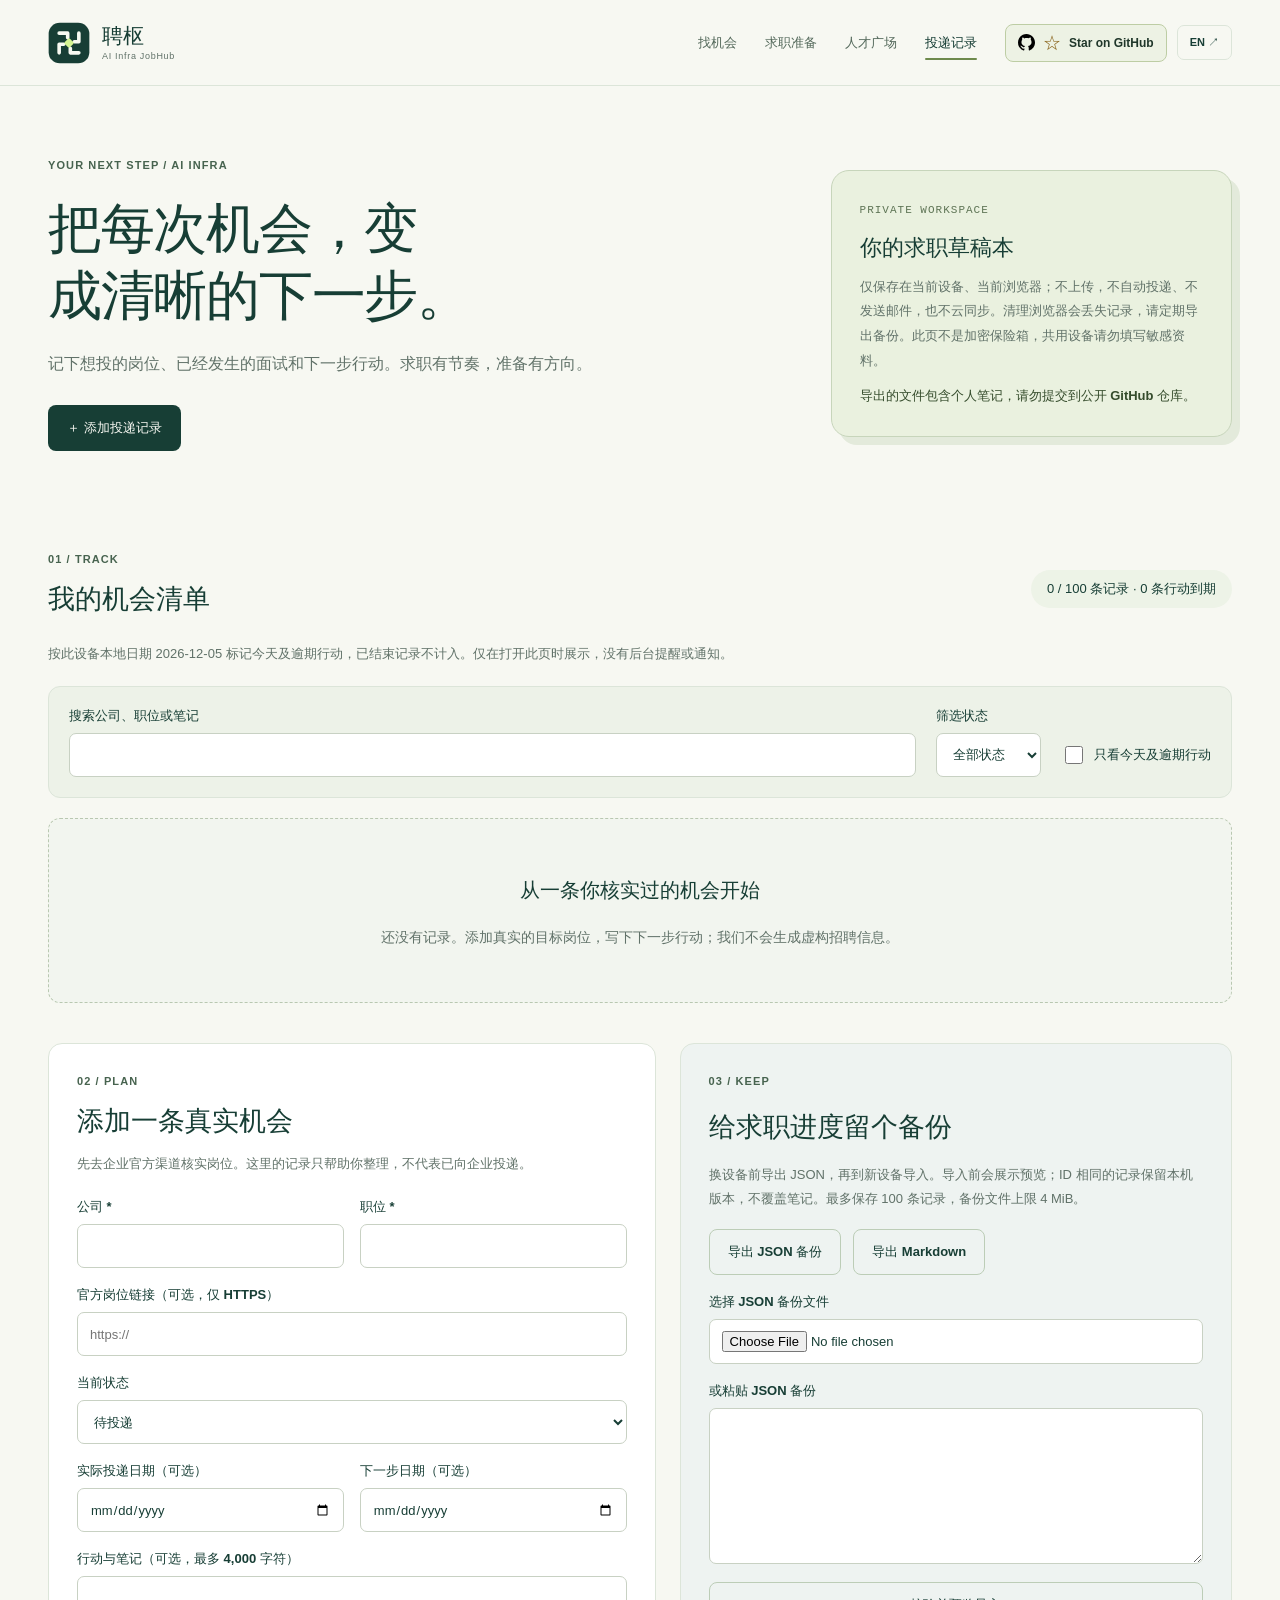
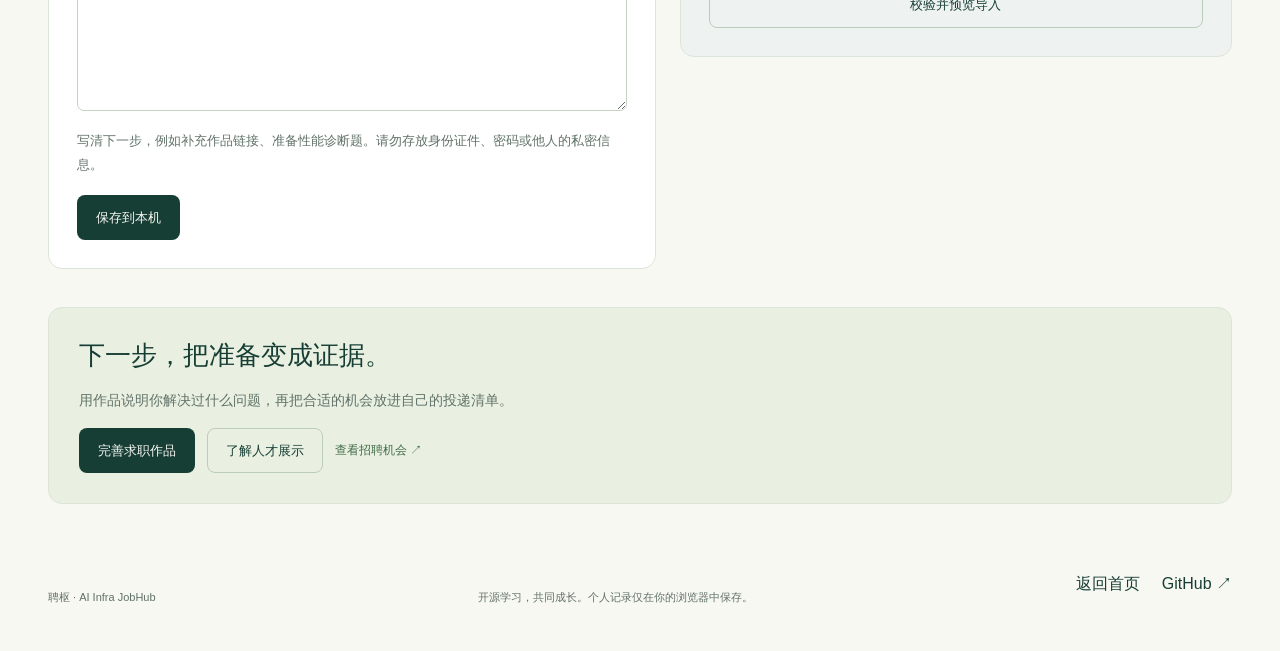
<file: web/applications/index.html>
<!doctype html>
<html lang="zh-CN">
<head>
  <meta charset="utf-8"><meta name="viewport" content="width=device-width,initial-scale=1">
  <title>我的投递记录 · 聘枢 AI Infra JobHub</title>
  <meta name="description" content="私密保存在当前浏览器的 AI Infra 求职投递草稿，整理岗位、面试与下一步行动。支持 JSON 备份和 Markdown 导出。">
  <link rel="icon" href="../assets/logo-mark.svg" type="image/svg+xml">
  <link rel="stylesheet" href="../styles.css?v=20261113-growth"><link rel="stylesheet" href="./applications.css">
  <script src="./applications-model.js" defer></script><script src="./applications.js" defer></script>
<link rel="stylesheet" href="../github-star.css">
</head>
<body class="applications-page">
  <a class="skip-link" href="#main" data-i18n="skip">跳到投递记录</a>
  <header class="site-header">
    <a class="brand" href="../" data-language-link="../"><img class="brand-mark" src="../assets/logo-mark.svg" width="40" height="40" alt=""><span class="brand-wordmark"><strong data-i18n="brand">聘枢</strong><small>AI Infra JobHub</small></span></a>
    <nav aria-label="Main navigation"><a href="../#opportunities" data-language-link="../#opportunities" data-i18n="opportunities">找机会</a><a href="../career/" data-language-link="../career/" data-i18n="career">求职准备</a><a href="../talent/" data-language-link="../talent/" data-i18n="talent">人才广场</a><a href="./" aria-current="page" data-i18n="applications">投递记录</a></nav>
    <div class="header-actions"><a class="github-star-link" href="https://github.com/supergroupli/AIinfra-JobHub" target="_blank" rel="noopener noreferrer" aria-label="到 GitHub 为聘枢点 Star / Star AI Infra JobHub on GitHub" title="在 GitHub 打开仓库并点 Star / Open the repository to star it"><img src="../assets/github-mark.svg" width="17" height="17" alt=""><span class="github-star-symbol" aria-hidden="true">☆</span><span class="github-star-wide">Star on GitHub</span><span class="github-star-short">Star</span></a><button id="language" class="language-button" type="button" aria-label="Switch to English">EN ↗</button></div>
  </header>
  <main class="section-shell applications-main" id="main">
    <section class="applications-hero">
      <div><span class="eyebrow">YOUR NEXT STEP / AI INFRA</span><h1 data-i18n="title">把每次机会，变成清晰的下一步。</h1><p class="applications-intro" data-i18n="intro">记下想投的岗位、已经发生的面试和下一步行动。求职有节奏，准备有方向。</p><a class="button primary" id="new-record" href="#record-form" data-i18n="newRecord">＋ 添加投递记录</a></div>
      <aside class="applications-boundary"><span class="mono">PRIVATE WORKSPACE</span><h2 data-i18n="privateTitle">你的求职草稿本</h2><p data-i18n="privacy">仅保存在当前设备、当前浏览器；不上传，不自动投递、不发送邮件，也不云同步。清理浏览器会丢失记录，请定期导出备份。此页不是加密保险箱，共用设备请勿填写敏感资料。</p><p data-i18n="noPublish">导出的文件包含个人笔记，请勿提交到公开 GitHub 仓库。</p></aside>
    </section>
    <noscript><p class="applications-warning">需要启用 JavaScript 才能在浏览器记录投递。JavaScript is required for this local-only tracker.</p></noscript>
    <div id="storage-warning" class="applications-warning" role="alert" hidden><p id="storage-message"></p><button id="storage-retry" type="button" class="button outline"></button></div>
    <p id="feedback" class="applications-feedback" role="status" aria-live="polite"></p>
    <section class="applications-dashboard" aria-labelledby="records-title">
      <div class="applications-section-heading"><div><span class="eyebrow">01 / TRACK</span><h2 id="records-title" data-i18n="recordsTitle">我的机会清单</h2></div><p id="summary"></p></div>
      <p class="applications-note" id="due-note"></p>
      <div class="applications-toolbar"><label><span data-i18n="search">搜索公司、职位或笔记</span><input id="search" type="search" maxlength="200" autocomplete="off"></label><label><span data-i18n="filterStatus">筛选状态</span><select id="filter-status"><option value="all" data-i18n="all">全部状态</option><option value="planned" data-i18n="planned">待投递</option><option value="applied" data-i18n="applied">已投递</option><option value="interview" data-i18n="interview">面试中</option><option value="offer" data-i18n="offer">收到 Offer</option><option value="closed" data-i18n="closed">已结束</option></select></label><label class="applications-check"><input type="checkbox" id="due-only"><span data-i18n="dueOnly">只看今天及逾期行动</span></label></div>
      <div id="undo-panel" class="applications-undo" hidden><span id="undo-message"></span><button type="button" class="button outline" id="undo" data-i18n="undo">撤销删除</button></div>
      <div id="records" class="applications-records"></div>
    </section>
    <div class="applications-workspace">
      <section class="applications-panel" aria-labelledby="form-title"><span class="eyebrow">02 / PLAN</span><h2 id="form-title" data-i18n="addTitle">添加一条真实机会</h2><p class="applications-note" data-i18n="formHint">先去企业官方渠道核实岗位。这里的记录只帮助你整理，不代表已向企业投递。</p>
        <form id="record-form"><div class="applications-field-grid"><label><span data-i18n="company">公司 *</span><input id="company" name="company" required maxlength="120" autocomplete="organization"></label><label><span data-i18n="role">职位 *</span><input id="role" name="role" required maxlength="160" autocomplete="off"></label></div>
          <label><span data-i18n="url">官方岗位链接（可选，仅 HTTPS）</span><input id="url" name="url" type="url" maxlength="2000" placeholder="https://" autocomplete="off"></label>
          <label><span data-i18n="status">当前状态</span><select id="status" name="status"><option value="planned" data-i18n="planned">待投递</option><option value="applied" data-i18n="applied">已投递</option><option value="interview" data-i18n="interview">面试中</option><option value="offer" data-i18n="offer">收到 Offer</option><option value="closed" data-i18n="closed">已结束</option></select></label>
          <div class="applications-field-grid"><label><span data-i18n="appliedAt">实际投递日期（可选）</span><input id="appliedAt" name="appliedAt" type="date" min="1900-01-01" max="9999-12-31"></label><label><span data-i18n="nextAt">下一步日期（可选）</span><input id="nextAt" name="nextAt" type="date" min="1900-01-01" max="9999-12-31"></label></div>
          <label><span data-i18n="notes">行动与笔记（可选，最多 4,000 字符）</span><textarea id="notes" name="notes" rows="5" maxlength="4000"></textarea></label>
          <p class="applications-note" data-i18n="notesHint">写清下一步，例如补充作品链接、准备性能诊断题。请勿存放身份证件、密码或他人的私密信息。</p>
          <div class="applications-actions"><button class="button primary" id="save" type="submit" data-i18n="save">保存到本机</button><button class="button outline" type="button" id="cancel" hidden data-i18n="cancel">取消编辑</button></div>
        </form>
      </section>
      <section class="applications-panel applications-backup" aria-labelledby="backup-title"><span class="eyebrow">03 / KEEP</span><h2 id="backup-title" data-i18n="backupTitle">给求职进度留个备份</h2><p class="applications-note" data-i18n="backupHint">换设备前导出 JSON，再到新设备导入。导入前会展示预览；ID 相同的记录保留本机版本，不覆盖笔记。最多保存 100 条记录，备份文件上限 4 MiB。</p>
        <div class="applications-actions"><button class="button outline" id="export-json" type="button" data-i18n="exportJson">导出 JSON 备份</button><button class="button outline" id="export-md" type="button" data-i18n="exportMd">导出 Markdown</button></div>
        <label><span data-i18n="file">选择 JSON 备份文件</span><input id="import-file" type="file" accept=".json,application/json"></label><label><span data-i18n="paste">或粘贴 JSON 备份</span><textarea id="import-text" rows="6" spellcheck="false" maxlength="4194304"></textarea></label>
        <button class="button outline" id="preview" type="button" data-i18n="preview">校验并预览导入</button>
        <div id="import-preview" class="applications-preview" hidden><h3 data-i18n="previewTitle">导入预览</h3><p id="import-summary"></p><ul id="import-records"></ul><div class="applications-actions"><button class="button primary" id="confirm-import" type="button" data-i18n="confirmImport">确认合并到本机</button><button class="button outline" id="cancel-import" type="button" data-i18n="cancelImport">取消导入</button></div></div>
        <details id="export-details" hidden><summary data-i18n="exportFallback">导出文本（下载未弹出时可手动复制）</summary><label><span data-i18n="exportText">个人草稿，请勿公开</span><textarea id="export-text" readonly rows="9" spellcheck="false"></textarea></label></details>
      </section>
    </div>
    <section class="applications-next"><h2 data-i18n="nextTitle">下一步，把准备变成证据。</h2><p data-i18n="nextIntro">用作品说明你解决过什么问题，再把合适的机会放进自己的投递清单。</p><div class="applications-actions"><a class="button primary" href="../career/" data-language-link="../career/" data-i18n="goCareer">完善求职作品</a><a class="button outline" href="../talent/" data-language-link="../talent/" data-i18n="goTalent">了解人才展示</a><a class="text-link" href="../#opportunities" data-language-link="../#opportunities" data-i18n="goJobs">查看招聘机会 ↗</a></div></section>
  </main>
  <footer class="site-footer section-shell"><p>聘枢 · AI Infra JobHub</p><p data-i18n="footer">开源学习，共同成长。个人记录仅在你的浏览器中保存。</p><div class="footer-links"><a href="../" data-language-link="../" data-i18n="home">返回首页</a><a href="https://github.com/supergroupli/AIinfra-JobHub" target="_blank" rel="noopener noreferrer">GitHub ↗</a></div></footer>
</body>
</html>
</file>
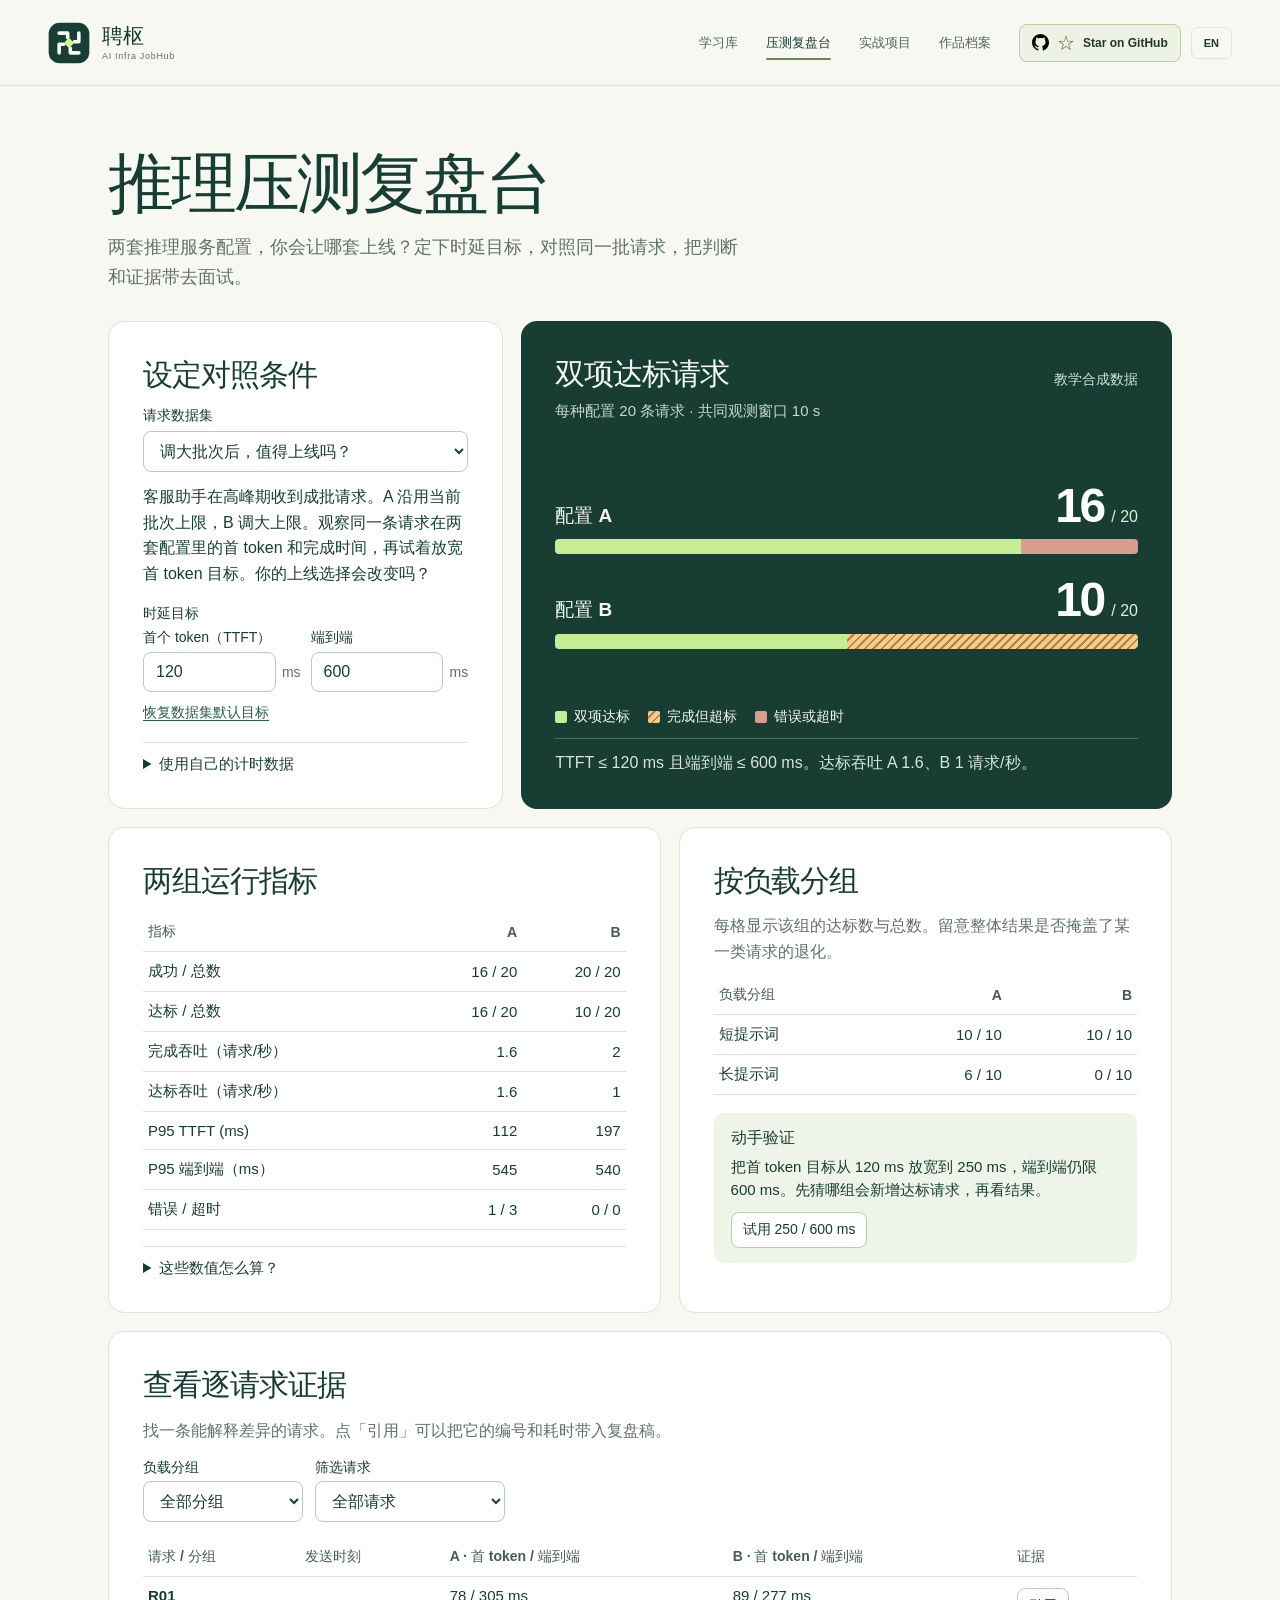
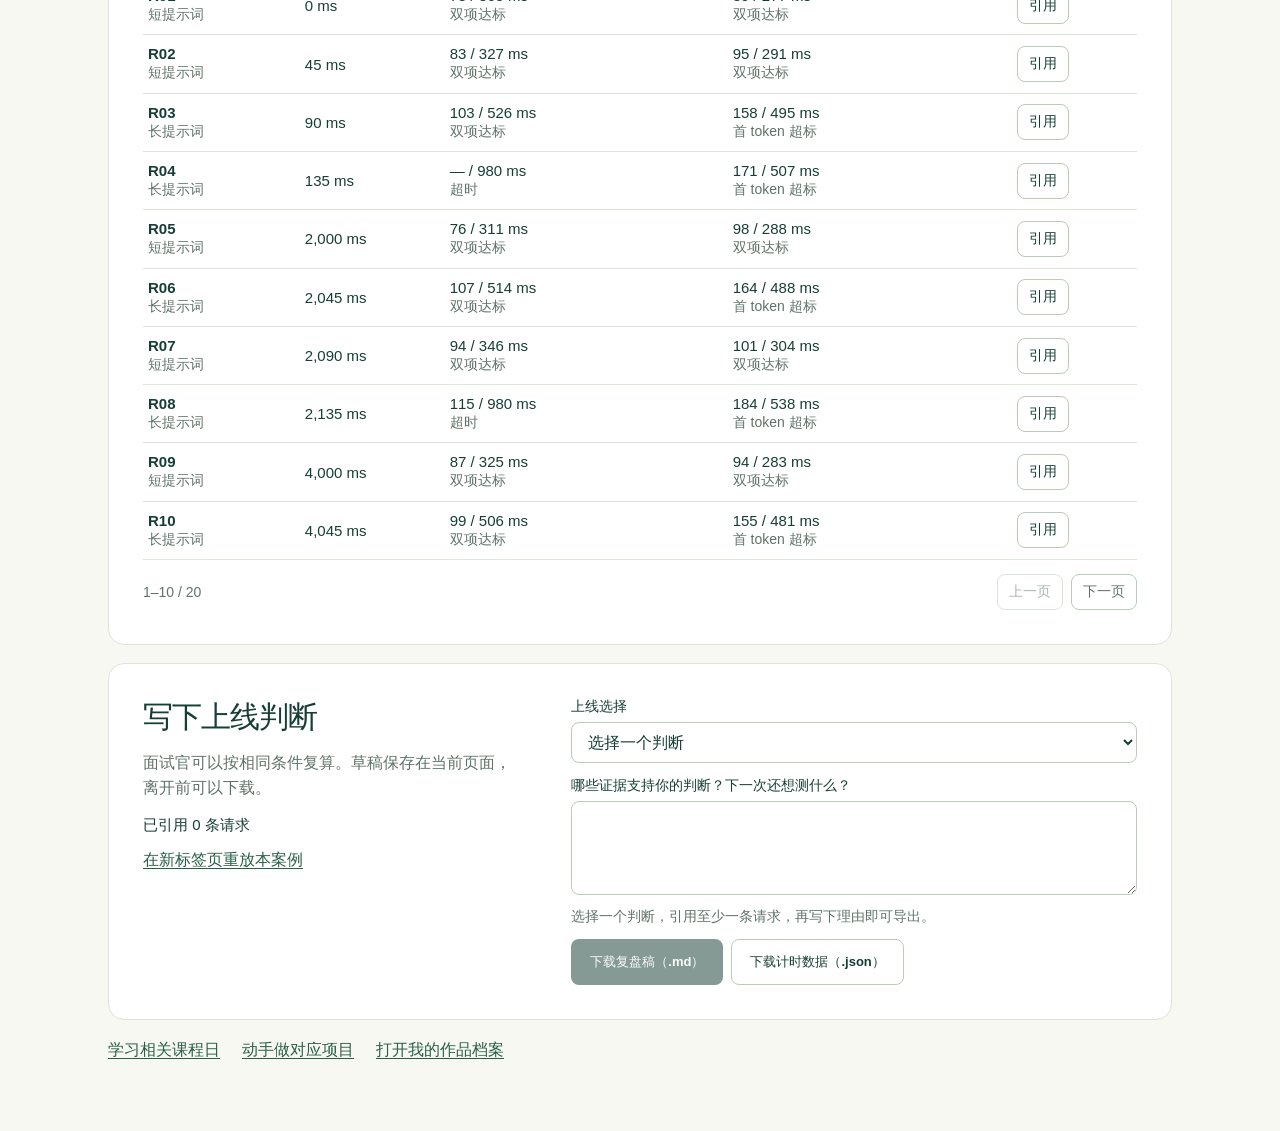
<file: web/bench/index.html>
<!doctype html>
<html lang="zh-CN">
<head>
  <meta charset="utf-8">
  <meta name="viewport" content="width=device-width, initial-scale=1">
  <meta name="theme-color" content="#173e35">
  <meta name="description" content="在浏览器比较两种推理服务配置的逐请求记录，调整时延目标，生成可复算的压测作品。">
  <title>推理压测复盘台 · 聘枢 · AI Infra JobHub</title>
  <link rel="icon" href="../assets/logo-mark.svg" type="image/svg+xml">
  <link rel="stylesheet" href="../styles.css?v=20261113-growth">
  <link rel="stylesheet" href="../github-star.css">
  <link rel="stylesheet" href="./bench.css">
  <script src="./bench-model.js" defer></script>
  <script src="./bench-samples.js" defer></script>
  <script src="./bench-report.js" defer></script>
  <script src="./bench.js" defer></script>
</head>
<body class="bench-page">
  <a class="skip-link" href="#main" data-en="Skip to the lab">跳到复盘台</a>
  <header class="site-header">
    <a class="brand" href="../" data-path="../"><img class="brand-mark" src="../assets/logo-mark.svg" width="40" height="40" alt=""><span class="brand-wordmark"><strong data-en="JobHub">聘枢</strong><small>AI Infra JobHub</small></span></a>
    <nav aria-label="导航 / Navigation"><a href="../#learn" data-path="../#learn" data-en="Learn">学习库</a><a href="./" aria-current="page" data-en="Benchmark lab">压测复盘台</a><a href="../projects/" data-path="../projects/" data-en="Projects">实战项目</a><a href="../portfolio/" data-path="../portfolio/" data-en="Portfolio">作品档案</a></nav>
    <div class="header-actions"><a class="github-star-link" href="https://github.com/supergroupli/AIinfra-JobHub" target="_blank" rel="noopener noreferrer" aria-label="到 GitHub 为聘枢点 Star / Star AI Infra JobHub on GitHub"><img src="../assets/github-mark.svg" width="17" height="17" alt=""><span class="github-star-symbol" aria-hidden="true">☆</span><span class="github-star-wide">Star on GitHub</span><span class="github-star-short">Star</span></a><button type="button" class="language-button" id="language" aria-label="Switch to English">EN</button></div>
  </header>
  <main id="main" class="section-shell bench-main">
    <header class="bench-title">
      <h1 data-en="Inference benchmark lab">推理压测复盘台</h1>
      <p data-en="Which serving configuration would you ship? Set latency targets, compare the same requests in A and B, and take the evidence to an interview.">两套推理服务配置，你会让哪套上线？定下时延目标，对照同一批请求，把判断和证据带去面试。</p>
    </header>
    <noscript><p>请开启 JavaScript 进行交互计算。Enable JavaScript to compare traces. <a href="./FORMAT.md">数据格式 / Trace format</a> · <a href="../learn/vllm/">vLLM 课程 / Course</a></p></noscript>
    <div id="lab" hidden>
      <div class="bench-grid">
        <section class="bench-panel settings" id="settings" aria-labelledby="setup-title">
          <h2 id="setup-title" data-en="Set up the comparison">设定对照条件</h2>
          <label for="case" data-en="Request dataset">请求数据集</label>
          <select id="case"></select>
          <p id="question" class="case-question"></p>
          <fieldset class="target-fields">
            <legend data-en="Latency targets">时延目标</legend>
            <label><span data-en="First token (TTFT)">首个 token（TTFT）</span><span class="unit-input"><input type="number" id="ttft" min="1" max="3600000" step="1" inputmode="numeric"><span>ms</span></span></label>
            <label><span data-en="End to end">端到端</span><span class="unit-input"><input type="number" id="e2e" min="1" max="3600000" step="1" inputmode="numeric"><span>ms</span></span></label>
          </fieldset>
          <p id="target-message" class="error" role="status"></p>
          <button id="reset" type="button" class="bench-link" data-en="Restore dataset targets">恢复数据集默认目标</button>
          <a class="mobile-jump bench-link" href="#comparison" data-en="See the comparison">查看达标图</a>
          <details class="import-box"><summary data-en="Use my own timings">使用自己的计时数据</summary><p data-en="Files are processed in this tab. A new file replaces the previous local trace and its draft.">文件只在当前页处理。再次导入会替换上一份本地数据和对应草稿。</p><a class="bench-link" href="./FORMAT.md" target="_blank" rel="noopener noreferrer" data-en="Read the format and example">查看数据格式与示例</a><label for="file" data-en="Select a JSON file (up to 4 MiB)">选择 JSON 文件（最大 4 MiB）</label><input id="file" type="file" accept=".json,application/json"></details>
          <p id="file-status" class="status" role="status"></p>
        </section>
        <section class="bench-display" id="comparison" aria-labelledby="chart-title">
          <div class="chart-head"><h2 id="chart-title" data-en="Requests within both targets">双项达标请求</h2><span id="source-tag"></span></div>
          <p id="mobile-case" class="mobile-case"></p>
          <p id="window-label" class="chart-context"></p>
          <div id="comparison-chart"></div>
          <ul class="chart-key">
            <li><i class="swatch good"></i><span data-en="Within targets">双项达标</span></li>
            <li><i class="swatch late"></i><span data-en="Completed late">完成但超标</span></li>
            <li><i class="swatch failed"></i><span data-en="Error or timeout">错误或超时</span></li>
          </ul>
          <p class="chart-caption" id="chart-caption" role="status"></p>
          <a class="mobile-jump" href="#settings" data-en="Change dataset or targets">调整数据集或时延目标</a>
        </section>
      </div>
      <div id="results">
        <div class="bench-grid detail-grid">
          <section class="bench-panel" aria-labelledby="metrics-title">
            <h2 id="metrics-title" data-en="Run metrics">两组运行指标</h2>
            <table class="summary-table"><thead><tr><th scope="col" data-en="Metric">指标</th><th scope="col">A</th><th scope="col">B</th></tr></thead><tbody id="metrics"></tbody></table>
            <details class="method"><summary data-en="How are the metrics calculated?">这些数值怎么算？</summary>
              <p data-en="TTFT is elapsed time from sending a request to its first nonempty token-bearing chunk. End-to-end time runs from send to completion or failure. A request counts as on time only if it succeeds and both times meet their inclusive limits.">TTFT 从发出请求算到首个含 token 的非空响应块。端到端时延从发送算到完成或失败。成功且两项耗时均小于或等于目标才算达标。</p>
              <p data-en="Completion throughput and goodput divide successful and on-time counts, respectively, by the same full observation window in seconds. P95 uses nearest rank among successful requests only. Failed and timed-out requests stay in the total.">完成吞吐和达标吞吐分别用成功数、达标数除以相同的完整观测窗口秒数。P95 将成功请求按时延排序，取向上取整的第 95 百分位。失败与超时仍计入总请求数。</p>
              <p><a href="https://docs.vllm.ai/en/latest/cli/bench/serve/" target="_blank" rel="noopener noreferrer">vLLM bench serve</a> · <a href="https://docs.nvidia.com/aiperf/reference/ai-perf-metrics-reference" target="_blank" rel="noopener noreferrer">NVIDIA AIPerf metrics</a></p>
            </details>
          </section>
          <section class="bench-panel" aria-labelledby="groups-title">
            <h2 id="groups-title" data-en="Results by workload">按负载分组</h2>
            <p class="section-note" data-en="Each cell shows on-time requests over all requests in that group. Look for a group that the overall result hides.">每格显示该组的达标数与总数。留意整体结果是否掩盖了某一类请求的退化。</p>
            <div class="groups-wrap"><table class="summary-table"><thead><tr><th scope="col" data-en="Group">负载分组</th><th scope="col">A</th><th scope="col">B</th></tr></thead><tbody id="groups"></tbody></table></div>
            <div class="experiment" id="experiment"><h3 data-en="Try a countercheck">动手验证</h3><p id="experiment-prompt"></p><button type="button" class="small-btn" id="try-experiment"></button></div>
          </section>
        </div>
        <section class="bench-panel request-panel" aria-labelledby="requests-title">
          <h2 id="requests-title" data-en="Inspect individual requests">查看逐请求证据</h2>
          <p class="section-note" data-en="Find a request that explains the difference. Cite it to include its ID and timings in your report.">找一条能解释差异的请求。点「引用」可以把它的编号和耗时带入复盘稿。</p>
          <div class="filter-row">
            <label><span data-en="Workload">负载分组</span><select id="group"></select></label>
            <label><span data-en="Show requests">筛选请求</span><select id="filter"><option value="all" data-en="All requests">全部请求</option><option value="different" data-en="Only one run on time">仅一组达标</option><option value="failed" data-en="Either run failed">任一组错误或超时</option></select></label>
          </div>
          <div class="table-scroll" id="request-scroll" tabindex="0" role="region" aria-labelledby="requests-title"><table class="request-table"><thead><tr><th scope="col" data-en="Request / group">请求 / 分组</th><th scope="col" data-en="Sent at">发送时刻</th><th scope="col" data-en="A · TTFT / end">A · 首 token / 端到端</th><th scope="col" data-en="B · TTFT / end">B · 首 token / 端到端</th><th scope="col" data-en="Evidence">证据</th></tr></thead><tbody id="requests"></tbody></table></div>
          <div class="pager"><span id="row-count" role="status"></span><div><button class="small-btn" id="prev" type="button" data-en="Previous">上一页</button><button class="small-btn" id="next" type="button" data-en="Next">下一页</button></div></div>
        </section>
        <section class="bench-panel report-panel" aria-labelledby="report-title">
          <div><h2 id="report-title" data-en="Write your deployment decision">写下上线判断</h2><p class="section-note" data-en="A reviewer can rerun the same comparison. Your draft stays in this tab. Download it before leaving.">面试官可以按相同条件复算。草稿保存在当前页面，离开前可以下载。</p><p id="cited" aria-live="polite"></p><div class="replay-box"><a id="replay" class="bench-link" href="./" data-en="Open these conditions in a new tab" target="_blank" rel="noopener">在新标签页重放本案例</a><p id="private-replay" hidden data-en="To reproduce imported timings, share the timing JSON with your reviewer.">要让评审者复算导入的数据，可以把计时 JSON 一并交给对方。</p></div></div>
          <div class="report-form">
            <label for="decision" data-en="Deployment choice">上线选择</label><select id="decision"><option value="" data-en="Choose a position">选择一个判断</option><option value="a" data-en="Keep A">保留 A</option><option value="b" data-en="Ship B">上线 B</option><option value="more" data-en="Collect more evidence">还需补充证据</option></select>
            <label for="reason" data-en="What supports your decision? What would you measure next?">哪些证据支持你的判断？下一次还想测什么？</label><textarea id="reason" rows="4" maxlength="6000"></textarea>
            <p id="report-hint" class="section-note"></p>
            <div class="buttons"><button type="button" id="download-report" class="button primary" data-en="Download review (.md)">下载复盘稿（.md）</button><button type="button" id="download-trace" class="button outline" data-en="Download timings (.json)">下载计时数据（.json）</button></div><p id="download-status" class="status" role="status"></p>
          </div>
        </section>
        <nav class="continue-links" aria-label="继续学习 / Continue learning"><a id="course-link" class="bench-link" href="../learn/vllm/" data-en="Study the related lesson">学习相关课程日</a><a id="project-link" class="bench-link" href="../projects/" data-en="Try the related project">动手做对应项目</a><a href="../portfolio/" data-path="../portfolio/" class="bench-link" data-en="Open my portfolio">打开我的作品档案</a></nav>
      </div>
    </div>
  </main>
</body>
</html>
</file>
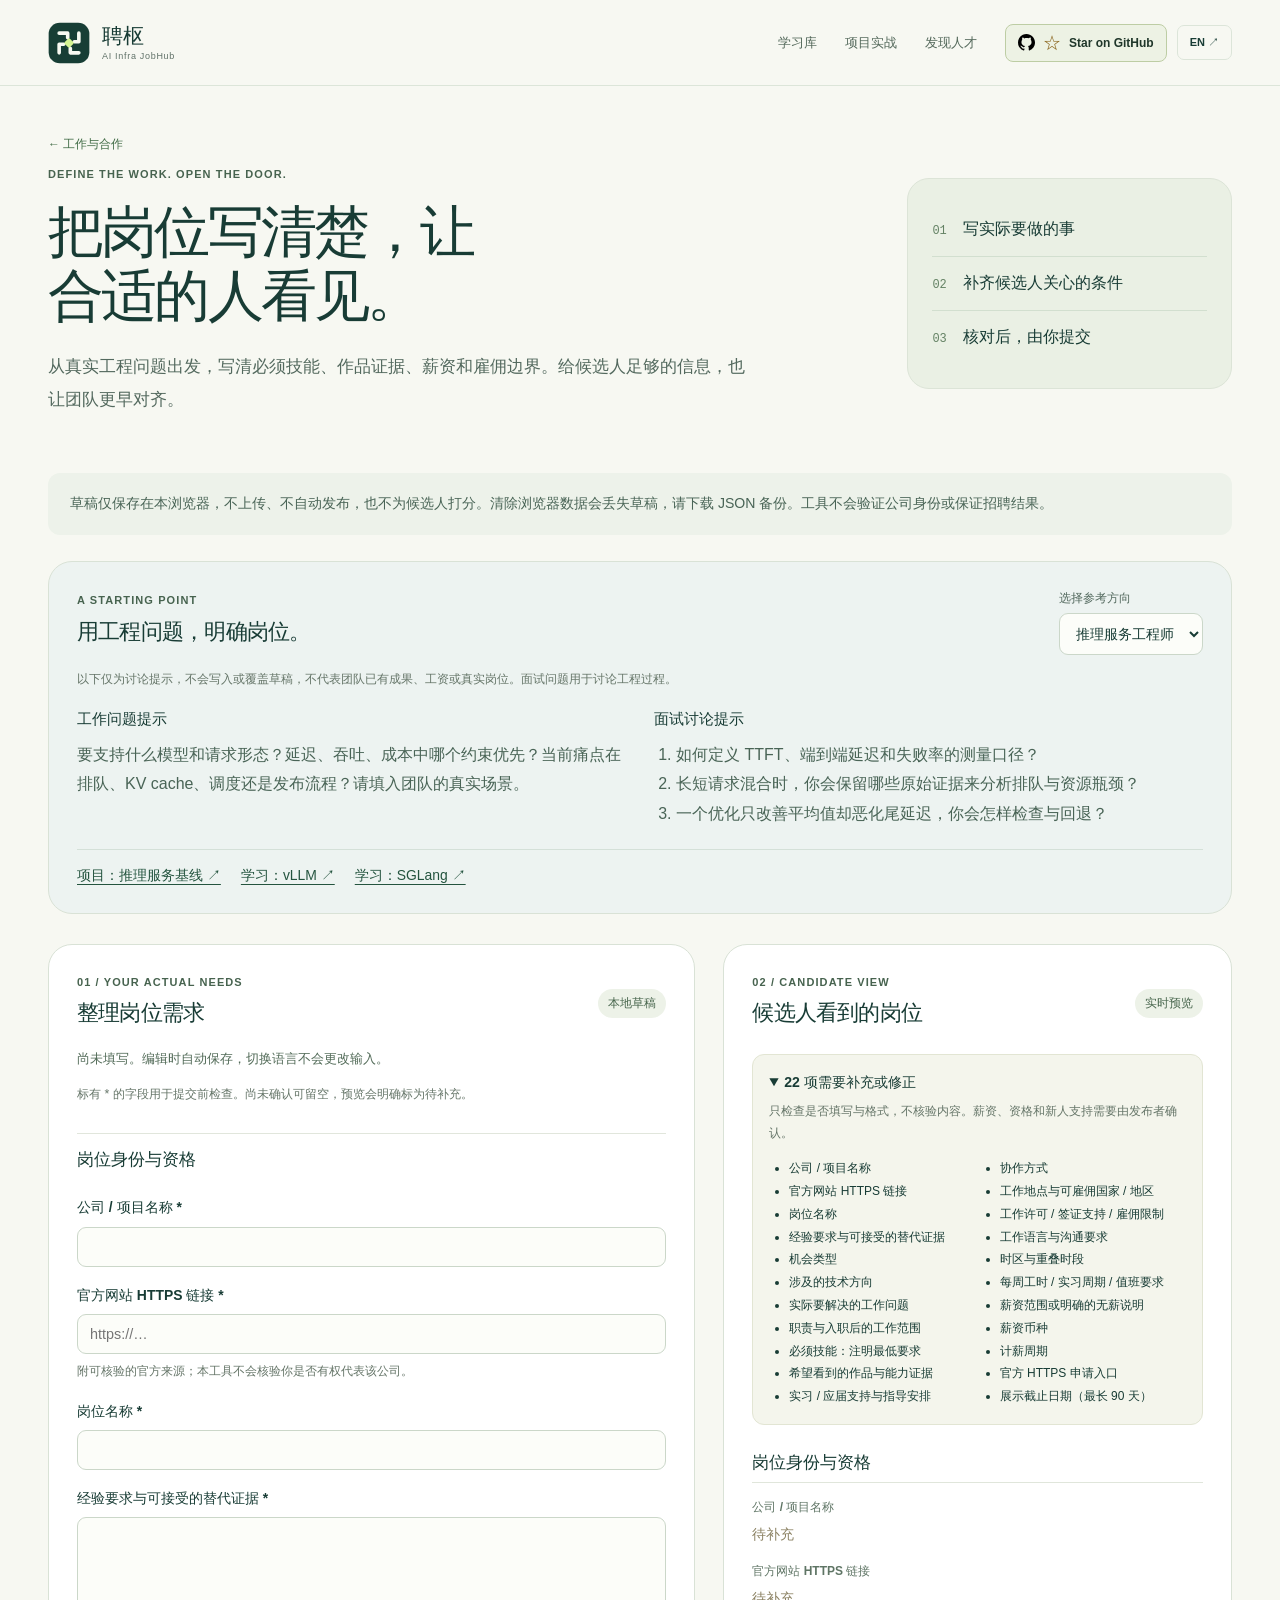
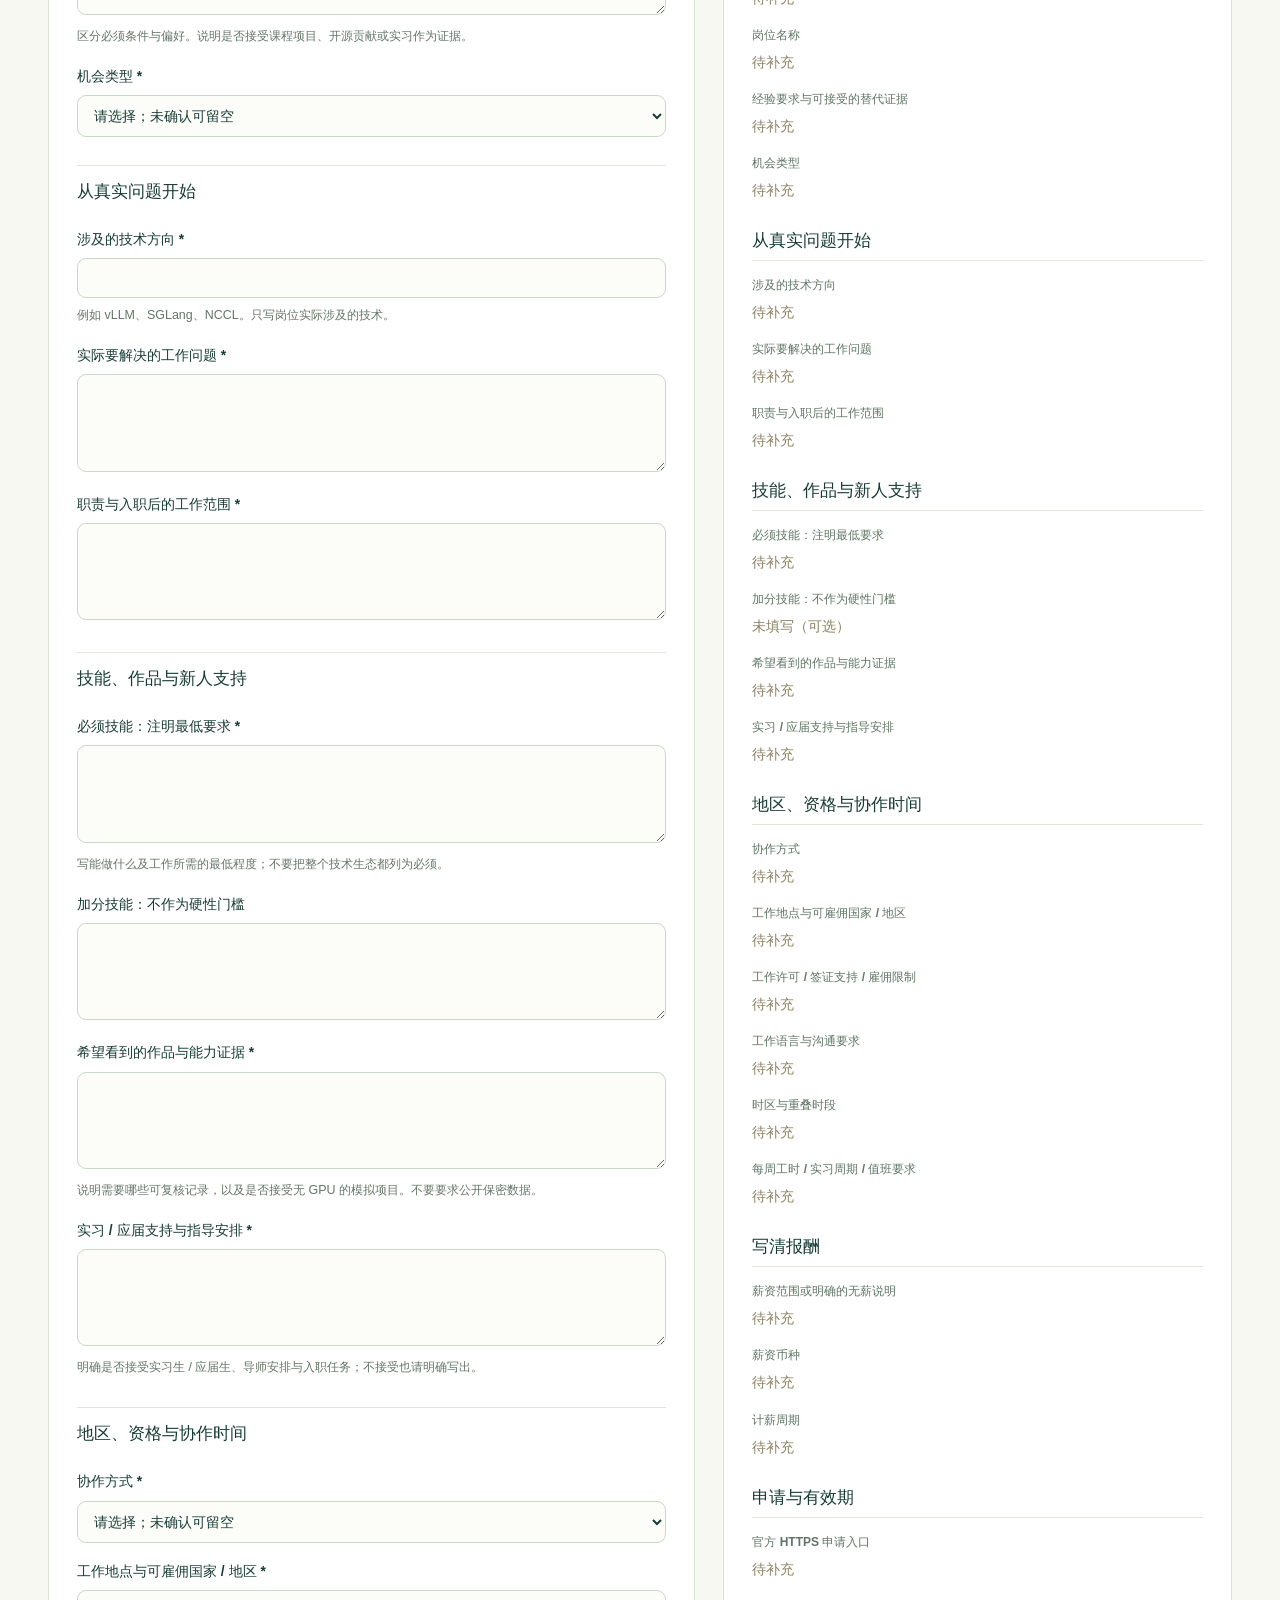
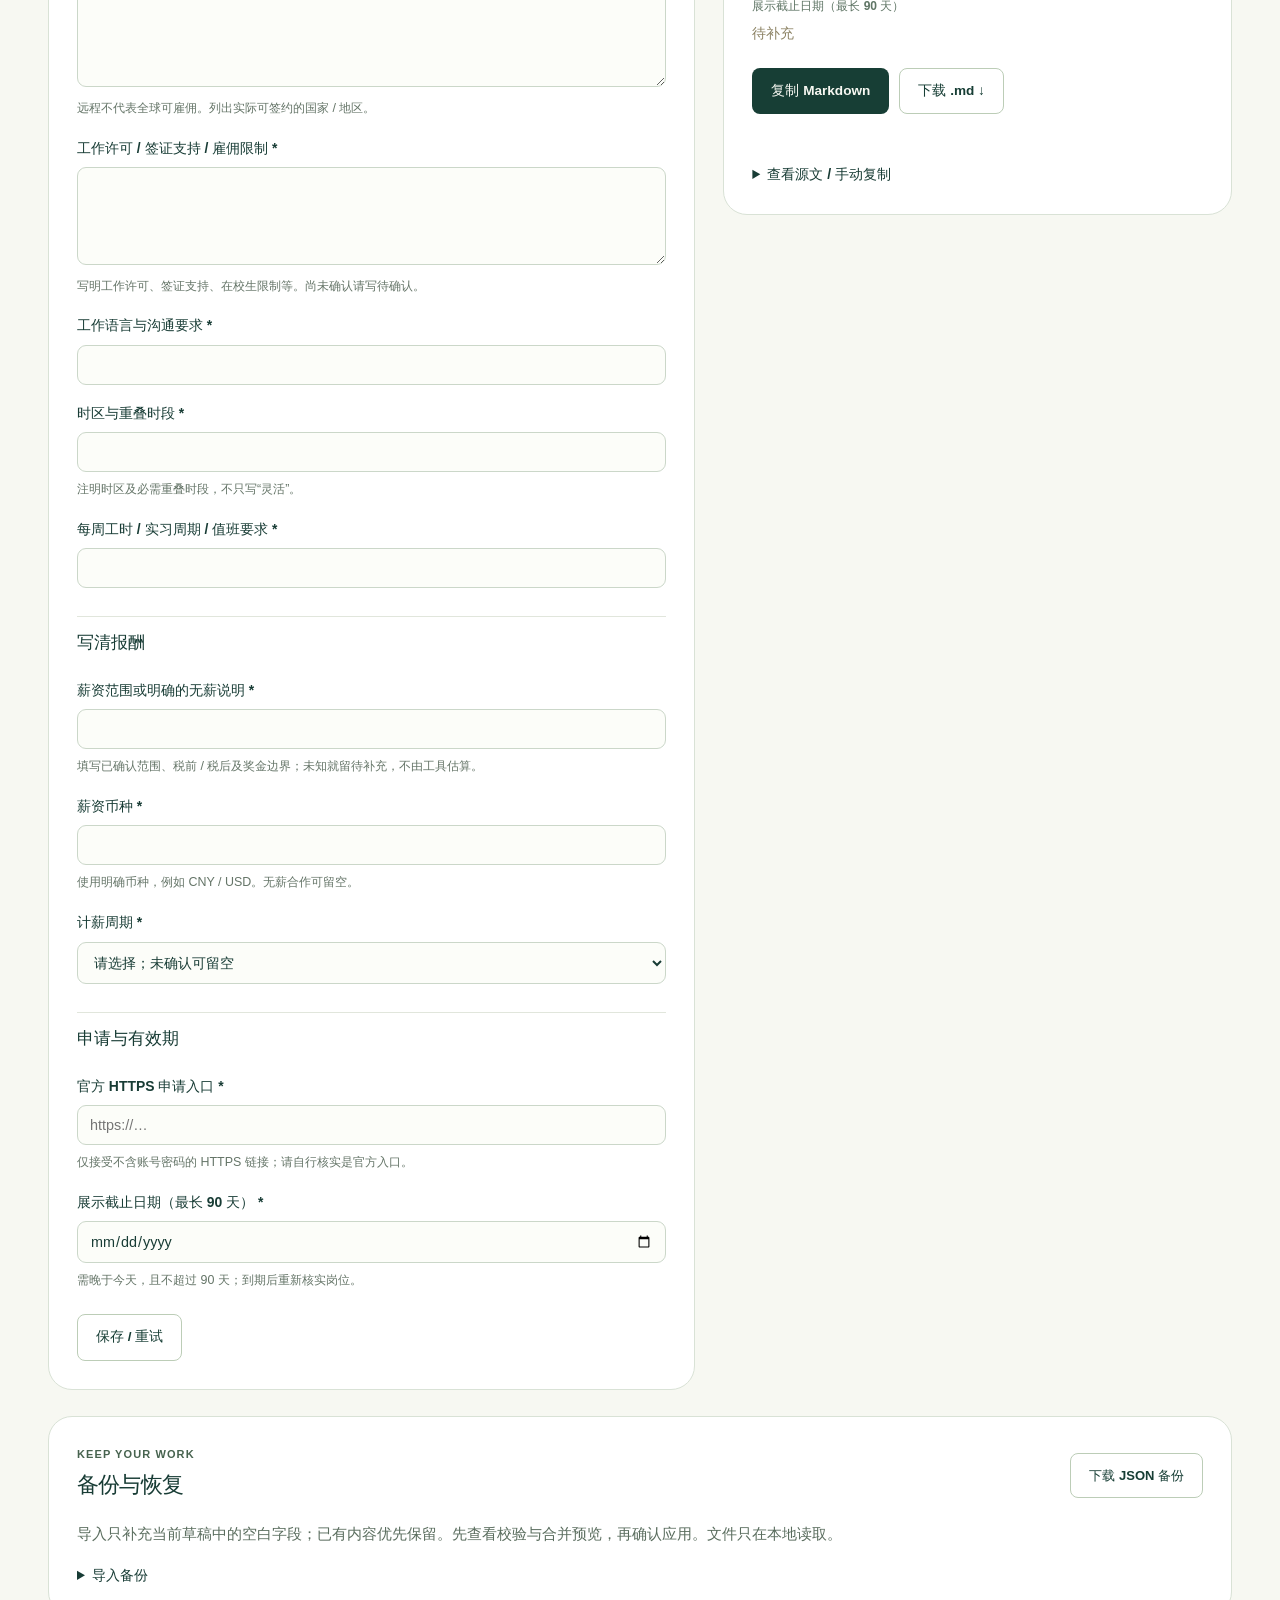
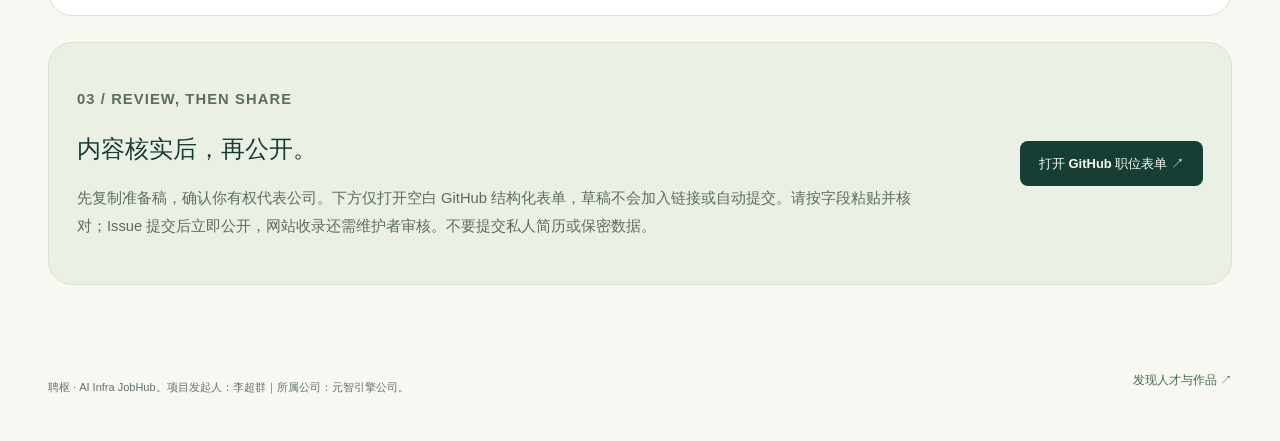
<file: web/hiring/index.html>
<!doctype html>
<html lang="zh-CN">
<head>
  <meta charset="utf-8"><meta name="viewport" content="width=device-width, initial-scale=1">
  <meta name="description" content="把 AI Infra 招聘需求整理成清晰的工作问题、技能证据和雇佣条件。双语本地草稿、待补项检查与 Markdown 导出。">
  <meta name="theme-color" content="#183c35"><title>岗位需求工作台 · 聘枢 AI Infra JobHub</title>
  <link rel="icon" href="../assets/logo-mark.svg" type="image/svg+xml">
  <link rel="stylesheet" href="../styles.css?v=20261113-growth"><link rel="stylesheet" href="./hiring.css">
  <script src="./hiring-model.js" defer></script><script src="./hiring.js" defer></script>
<link rel="stylesheet" href="../github-star.css">
</head>
<body class="hiring-page">
  <a class="skip-link" href="#hiring-form" data-i18n="skip">跳到岗位表单</a>
  <header class="site-header"><a class="brand" href="../" aria-label="聘枢 · AI Infra JobHub"><img class="brand-mark" src="../assets/logo-mark.svg" width="40" height="40" alt=""><span class="brand-wordmark"><strong>聘枢</strong><small>AI Infra JobHub</small></span></a><nav aria-label="Main navigation"><a href="../#learn" data-i18n="navLearn">学习库</a><a href="../projects/" data-i18n="navProjects">项目实战</a><a href="../talent/" data-i18n="navTalent">发现人才</a></nav><div class="header-actions"><a class="github-star-link" href="https://github.com/supergroupli/AIinfra-JobHub" target="_blank" rel="noopener noreferrer" aria-label="到 GitHub 为聘枢点 Star / Star AI Infra JobHub on GitHub" title="在 GitHub 打开仓库并点 Star / Open the repository to star it"><img src="../assets/github-mark.svg" width="17" height="17" alt=""><span class="github-star-symbol" aria-hidden="true">☆</span><span class="github-star-wide">Star on GitHub</span><span class="github-star-short">Star</span></a><button id="hiring-language" class="language-button" type="button" aria-label="Switch to English">EN ↗</button></div></header>
  <main class="section-shell hiring-shell">
    <section class="hiring-hero"><div><a class="text-link" href="../#opportunities" data-i18n="back">← 工作与合作</a><p class="eyebrow">DEFINE THE WORK. OPEN THE DOOR.</p><h1 data-i18n="title">把岗位写清楚，<br>让合适的人看见。</h1><p class="hiring-lede" data-i18n="intro">从真实工程问题出发，写清必须技能、作品证据、薪资和雇佣边界。给候选人足够的信息，也让团队更早对齐。</p></div><ol class="hiring-flow"><li><span>01</span><strong data-i18n="step1">写实际要做的事</strong></li><li><span>02</span><strong data-i18n="step2">补齐候选人关心的条件</strong></li><li><span>03</span><strong data-i18n="step3">核对后，由你提交</strong></li></ol></section>
    <p class="hiring-privacy" data-i18n="privacy">草稿仅保存在本浏览器，不上传、不自动发布，也不为候选人打分。清除浏览器数据会丢失草稿，请下载 JSON 备份。工具不会验证公司身份或保证招聘结果。</p>
    <noscript><p class="hiring-notice">编辑与导出需要 JavaScript / This editor needs JavaScript. <a href="https://github.com/supergroupli/AIinfra-JobHub/issues/new?template=01-job.yml">打开公开职位表单 / Open public opportunity form</a></p></noscript>
    <section class="hiring-prompts" aria-labelledby="prompts-title"><div class="hiring-panel-heading"><div><p class="eyebrow">A STARTING POINT</p><h2 id="prompts-title" data-i18n="promptsTitle">用工程问题，明确岗位。</h2></div><label class="hiring-template-label" for="hiring-template"><span data-i18n="templateLabel">选择参考方向</span><select id="hiring-template"></select></label></div><p class="hiring-hint" data-i18n="promptsNote">以下仅为讨论提示，不会写入或覆盖草稿，不代表团队已有成果、工资或真实岗位。面试问题用于讨论工程过程。</p><div id="hiring-prompt-content"></div></section>
    <div class="hiring-workspace"><section class="hiring-editor" aria-labelledby="editor-title"><div class="hiring-panel-heading"><div><p class="eyebrow">01 / YOUR ACTUAL NEEDS</p><h2 id="editor-title" data-i18n="editorTitle">整理岗位需求</h2></div><span class="hiring-tag" data-i18n="privateDraft">本地草稿</span></div><p id="hiring-save-status" class="hiring-status" role="status" aria-live="polite"></p><p class="hiring-hint" data-i18n="requiredNote">标有 * 的字段用于提交前检查。尚未确认可留空，预览会明确标为待补充。</p><form id="hiring-form" novalidate tabindex="-1"></form><div class="hiring-actions"><button id="hiring-save" class="button outline" type="button" data-i18n="save">保存 / 重试</button></div></section>
    <aside class="hiring-preview-column" aria-labelledby="preview-title"><section class="hiring-preview-card"><div class="hiring-panel-heading"><div><p class="eyebrow">02 / CANDIDATE VIEW</p><h2 id="preview-title" data-i18n="previewTitle">候选人看到的岗位</h2></div><span class="hiring-tag" data-i18n="live">实时预览</span></div><details id="hiring-completeness" class="hiring-checklist" open><summary id="hiring-check-summary"></summary><p class="hiring-hint" data-i18n="checkNote">只检查是否填写与格式，不核验内容。薪资、资格和新人支持需要由发布者确认。</p><ul id="hiring-missing"></ul></details><div id="hiring-preview" class="hiring-document"></div><div class="hiring-actions"><button id="hiring-copy" class="button primary" type="button" data-i18n="copy">复制 Markdown</button><button id="hiring-download" class="button outline" type="button" data-i18n="download">下载 .md ↓</button></div><p id="hiring-export-status" class="hiring-status" role="status" aria-live="polite"></p><details id="hiring-source-details"><summary data-i18n="sourceTitle">查看源文 / 手动复制</summary><label for="hiring-source" class="hiring-hint" data-i18n="sourceLabel">可选择并复制的 Markdown</label><textarea id="hiring-source" rows="12" readonly spellcheck="false"></textarea></details></section></aside></div>
    <section class="hiring-backup hiring-card" aria-labelledby="backup-title"><div class="hiring-panel-heading"><div><p class="eyebrow">KEEP YOUR WORK</p><h2 id="backup-title" data-i18n="backupTitle">备份与恢复</h2></div><button id="hiring-backup-download" class="button outline" type="button" data-i18n="backupDownload">下载 JSON 备份</button></div><p data-i18n="backupNote">导入只补充当前草稿中的空白字段；已有内容优先保留。先查看校验与合并预览，再确认应用。文件只在本地读取。</p><details><summary data-i18n="importTitle">导入备份</summary><div class="hiring-import-body"><label for="hiring-import-file" data-i18n="importFile">选择 JSON 文件（最多 1 MiB）</label><input id="hiring-import-file" type="file" accept=".json,application/json"><label for="hiring-import-source" data-i18n="importSource">或粘贴聘枢岗位 JSON 备份</label><textarea id="hiring-import-source" rows="5" spellcheck="false"></textarea><div class="hiring-actions"><button id="hiring-import-preview" class="button outline" type="button" data-i18n="importPreview">校验并预览合并</button><button id="hiring-import-confirm" class="button primary" type="button" disabled data-i18n="importConfirm">确认补充空白字段</button></div><p id="hiring-import-status" class="hiring-status" role="status" aria-live="polite"></p><div id="hiring-import-result"></div></div></details></section>
    <section class="hiring-publish hiring-card" aria-labelledby="publish-title"><div><p class="eyebrow">03 / REVIEW, THEN SHARE</p><h2 id="publish-title" data-i18n="publishTitle">内容核实后，再公开。</h2><p data-i18n="publishNote">先复制准备稿，确认你有权代表公司。下方仅打开空白 GitHub 结构化表单，草稿不会加入链接或自动提交。请按字段粘贴并核对；Issue 提交后立即公开，网站收录还需维护者审核。不要提交私人简历或保密数据。</p></div><a id="hiring-public-form" class="button primary" href="https://github.com/supergroupli/AIinfra-JobHub/issues/new?template=01-job.yml" target="_blank" rel="noopener noreferrer" data-i18n="publishLink">打开 GitHub 职位表单 ↗</a></section>
  </main>
  <footer class="site-footer section-shell"><p data-i18n="footer">聘枢 · AI Infra JobHub。项目发起人：李超群｜所属公司：元智引擎公司。</p><a class="text-link" href="../talent/" data-i18n="talentLink">发现人才与作品 ↗</a></footer>
</body></html>
</file>
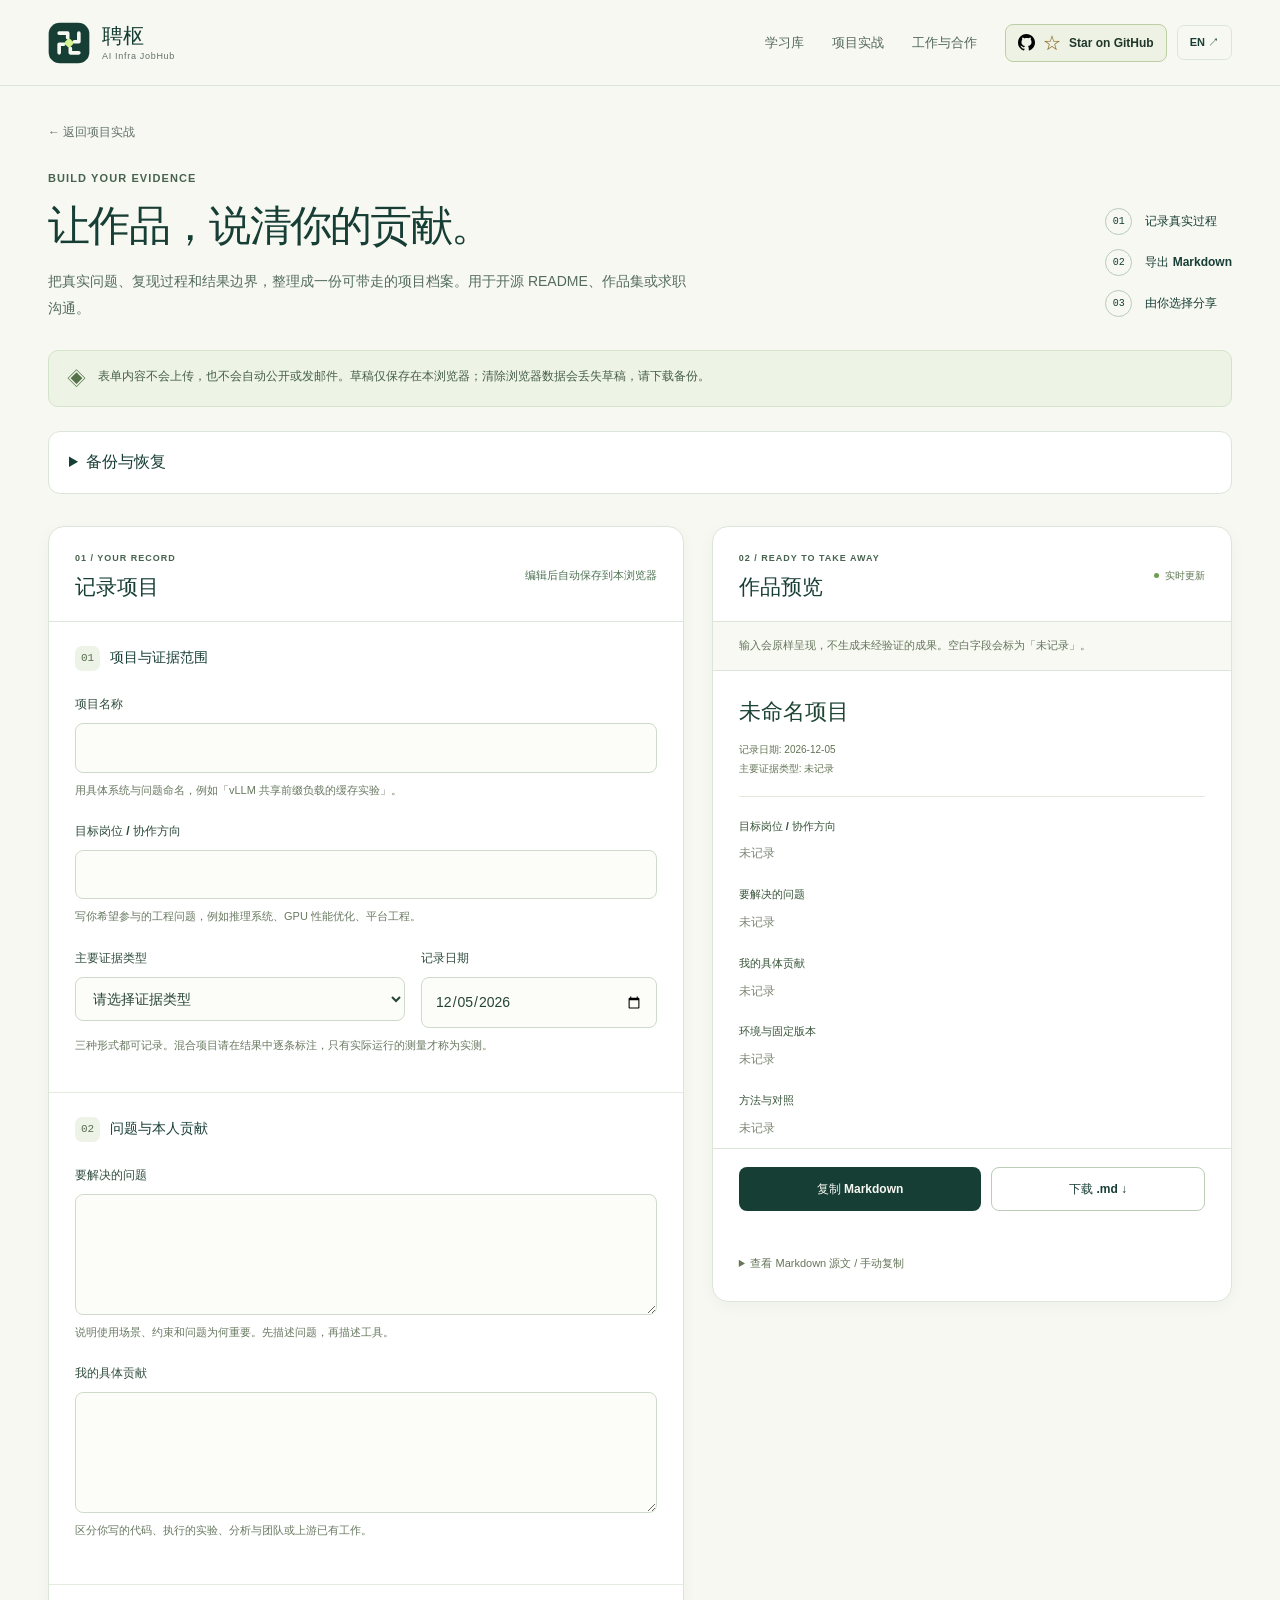
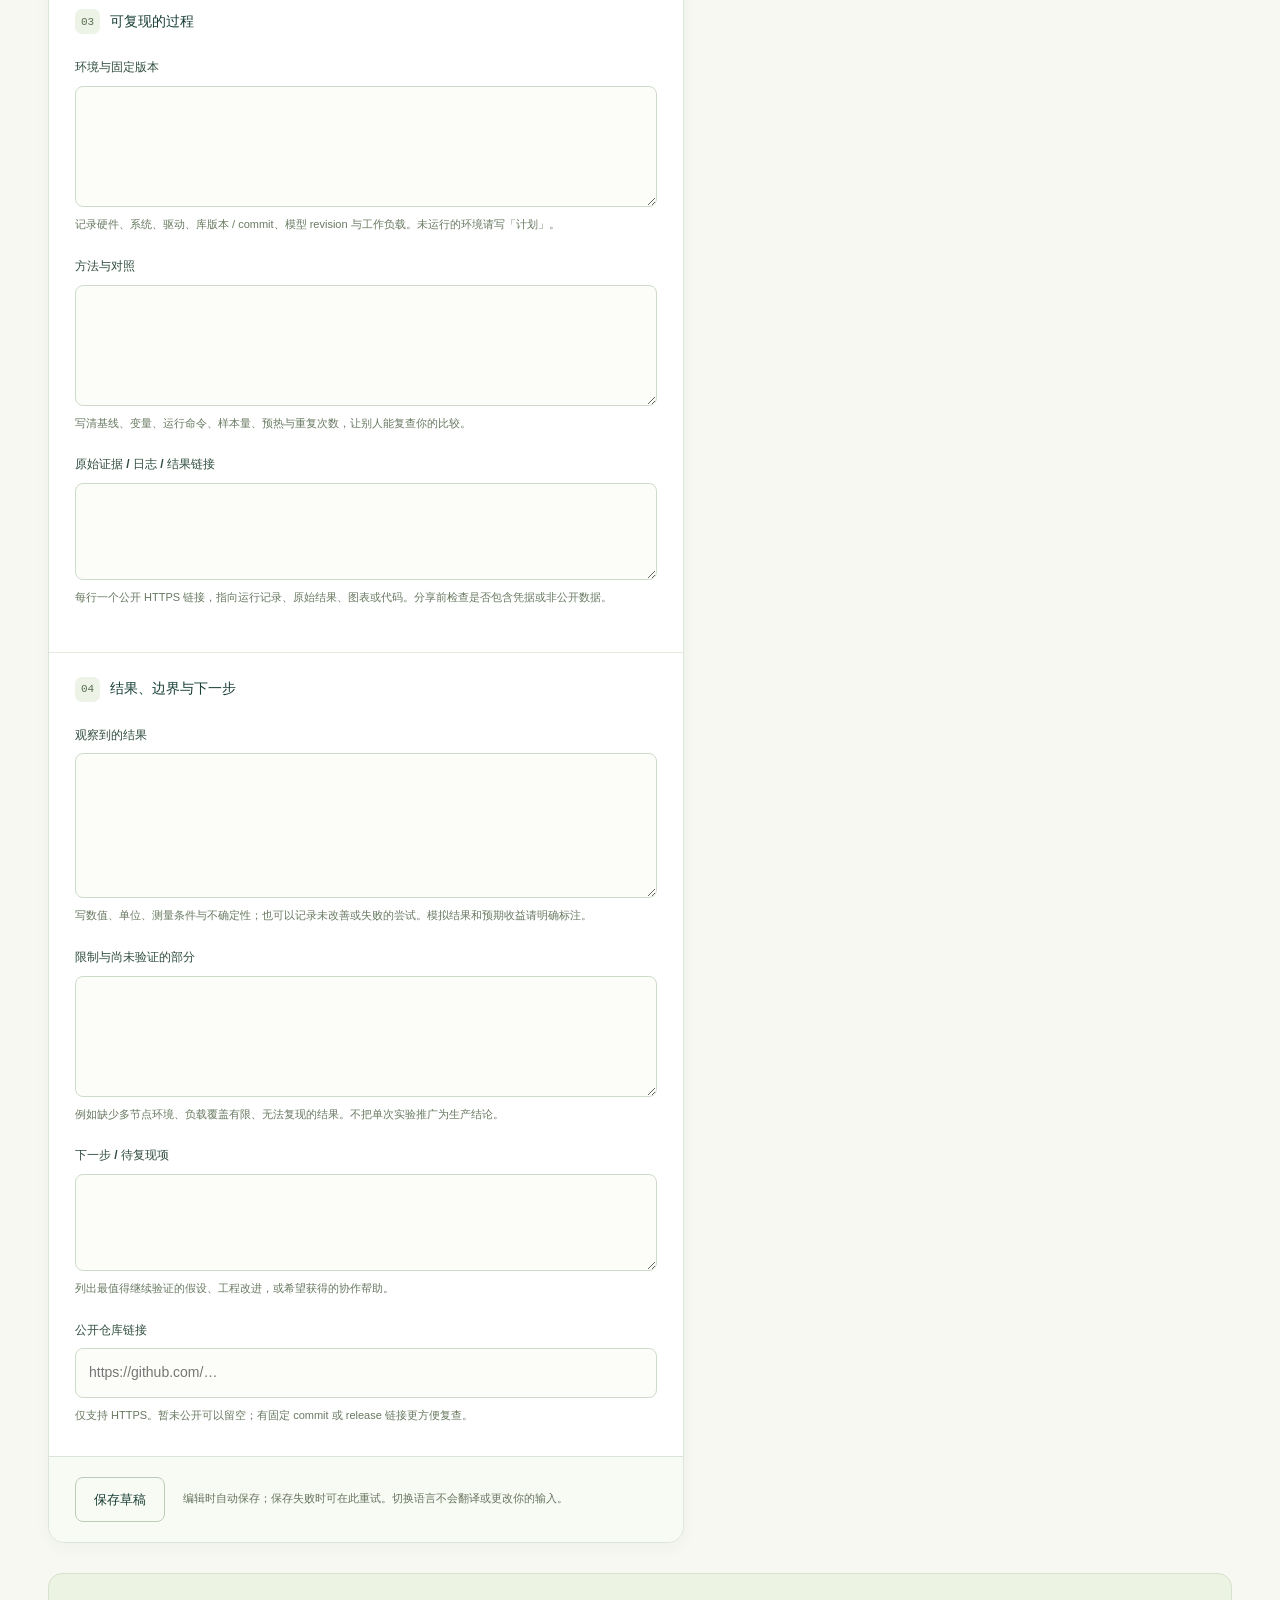
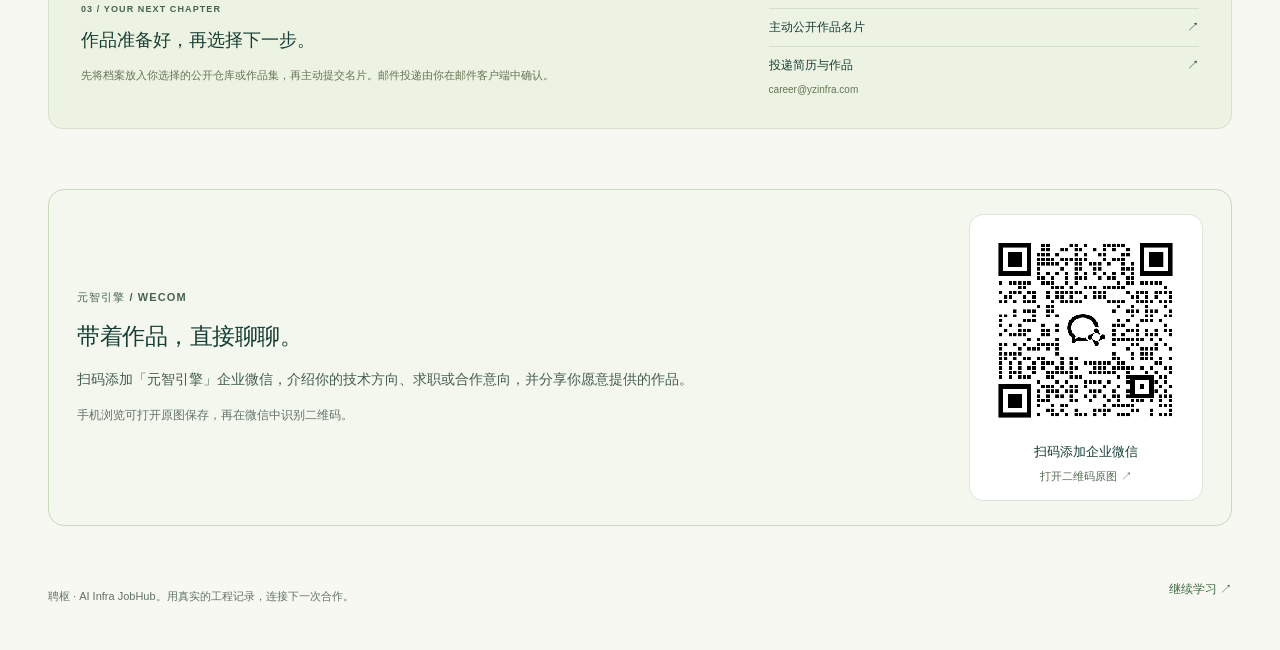
<file: web/portfolio/index.html>
<!doctype html>
<html lang="zh-CN">
<head>
  <meta charset="utf-8">
  <meta name="viewport" content="width=device-width, initial-scale=1">
  <meta name="description" content="把 AI Infra 项目的问题、实验、证据与局限整理成可分享的 Markdown 作品档案。草稿仅保存在本浏览器。">
  <meta name="theme-color" content="#183c35">
  <title>作品档案生成器 · 聘枢 AI Infra JobHub</title>
  <link rel="icon" href="../assets/logo-mark.svg" type="image/svg+xml">
  <link rel="stylesheet" href="../styles.css?v=20261113-growth">
  <link rel="stylesheet" href="./portfolio.css">
  <script src="../backup.js?v=20261114-rsi" defer></script>
  <script src="./portfolio.js?v=20261113-growth" defer></script>
<link rel="stylesheet" href="../github-star.css">
</head>
<body class="portfolio-page">
  <a class="skip-link" href="#portfolio-form" data-i18n="skip">跳到作品表单</a>
  <header class="site-header">
    <a class="brand" href="../" aria-label="聘枢 · AI Infra JobHub"><img class="brand-mark" src="../assets/logo-mark.svg" width="40" height="40" alt=""><span class="brand-wordmark"><strong data-i18n="brandName">聘枢</strong><small data-i18n="brandTagline">AI Infra JobHub</small></span></a>
    <nav aria-label="Main navigation"><a href="../#learn" data-i18n="navLearn">学习库</a><a href="../projects/" data-i18n="navProjects">项目实战</a><a href="../#opportunities" data-i18n="navJobs">工作与合作</a></nav>
    <div class="header-actions"><a class="github-star-link" href="https://github.com/supergroupli/AIinfra-JobHub" target="_blank" rel="noopener noreferrer" aria-label="到 GitHub 为聘枢点 Star / Star AI Infra JobHub on GitHub" title="在 GitHub 打开仓库并点 Star / Open the repository to star it"><img src="../assets/github-mark.svg" width="17" height="17" alt=""><span class="github-star-symbol" aria-hidden="true">☆</span><span class="github-star-wide">Star on GitHub</span><span class="github-star-short">Star</span></a><button id="portfolio-language" class="language-button" type="button" aria-label="Switch to English">EN ↗</button></div>
  </header>
  <main class="section-shell portfolio-shell">
    <section class="portfolio-intro" aria-labelledby="portfolio-title">
      <div class="portfolio-intro-copy"><a class="portfolio-back" href="../projects/" data-i18n="backProjects">← 返回项目实战</a><div class="eyebrow">BUILD YOUR EVIDENCE</div><h1 id="portfolio-title" data-i18n="title">让作品，说清你的贡献。</h1><p data-i18n="intro">把真实问题、复现过程和结果边界，整理成一份可带走的项目档案。用于开源 README、作品集或求职沟通。</p></div>
      <ol class="portfolio-flow" aria-label="Workflow"><li><span>01</span><strong data-i18n="flow1">记录真实过程</strong></li><li><span>02</span><strong data-i18n="flow2">导出 Markdown</strong></li><li><span>03</span><strong data-i18n="flow3">由你选择分享</strong></li></ol>
    </section>
    <div class="portfolio-local-note"><span aria-hidden="true">◈</span><p data-i18n="localNote">表单内容不会上传，也不会自动公开或发邮件。草稿仅保存在本浏览器；清除浏览器数据会丢失草稿，请下载备份。</p></div>
    <noscript><p class="notice">作品编辑、保存与导出需要启用 JavaScript。This editor needs JavaScript to save and export your work. <a href="../resources/portfolio-template.md" download>下载静态模板 / Download template</a></p></noscript>
    <aside id="project-context" class="portfolio-project-context" aria-labelledby="project-context-title" hidden>
      <div class="portfolio-context-heading"><span class="eyebrow" data-i18n="projectPrompt">来自项目库的写作提示</span><span class="portfolio-context-tag" data-i18n="promptOnly">仅供参考 · 不填入草稿</span></div>
      <h2 id="project-context-title"></h2><p id="project-context-goal"></p>
      <div class="portfolio-context-detail"><div><h3 data-i18n="promptEvidence">可整理的证据</h3><ul id="project-context-evidence"></ul></div><div><h3 data-i18n="promptBoundary">证据边界</h3><p id="project-context-boundary"></p></div></div>
    </aside>
    <p id="project-load-status" class="portfolio-project-status" role="status" hidden></p>
    <details id="backup-panel" class="backup-panel"></details>
    <div class="portfolio-workspace">
      <div class="portfolio-editor">
        <div class="portfolio-panel-heading"><div><span class="eyebrow">01 / YOUR RECORD</span><h2 data-i18n="editorTitle">记录项目</h2></div><p id="draft-status" class="portfolio-save-status" role="status" aria-live="polite"></p></div>
        <form id="portfolio-form" novalidate tabindex="-1">
          <fieldset class="portfolio-fieldset"><legend><span>01</span><span data-i18n="sectionIdentity">项目与证据范围</span></legend>
            <div class="portfolio-field"><label for="project-title" data-i18n="fieldTitle">项目名称</label><input id="project-title" name="projectTitle" data-field="projectTitle" type="text" autocomplete="off" aria-describedby="hint-title"><p id="hint-title" class="portfolio-hint" data-i18n="hintTitle">用具体系统与问题命名，例如「vLLM 共享前缀负载的缓存实验」。</p></div>
            <div class="portfolio-field"><label for="target-role" data-i18n="fieldRole">目标岗位 / 协作方向</label><input id="target-role" name="targetRole" data-field="targetRole" type="text" autocomplete="off" aria-describedby="hint-role"><p id="hint-role" class="portfolio-hint" data-i18n="hintRole">写你希望参与的工程问题，例如推理系统、GPU 性能优化、平台工程。</p></div>
            <div class="portfolio-field-row"><div class="portfolio-field"><label for="evidence-type" data-i18n="fieldEvidence">主要证据类型</label><select id="evidence-type" name="evidenceType" data-field="evidenceType" aria-describedby="hint-evidence"><option value="" data-i18n="evidenceChoose">请选择证据类型</option><option value="measured" data-i18n="evidenceMeasured">实测 · 实际运行所得</option><option value="simulated" data-i18n="evidenceSimulated">模拟 · 简化模型或仿真</option><option value="design" data-i18n="evidenceDesign">设计 · 尚未执行的方案</option></select></div><div class="portfolio-field"><label for="record-date" data-i18n="fieldDate">记录日期</label><input id="record-date" name="recordDate" data-field="recordDate" type="date"></div></div>
            <p id="hint-evidence" class="portfolio-hint portfolio-evidence-hint" data-i18n="hintEvidence">三种形式都可记录。混合项目请在结果中逐条标注，只有实际运行的测量才称为实测。</p>
          </fieldset>
          <fieldset class="portfolio-fieldset"><legend><span>02</span><span data-i18n="sectionOwnership">问题与本人贡献</span></legend>
            <div class="portfolio-field"><label for="project-problem" data-i18n="fieldProblem">要解决的问题</label><textarea id="project-problem" name="problem" data-field="problem" rows="4" aria-describedby="hint-problem"></textarea><p id="hint-problem" class="portfolio-hint" data-i18n="hintProblem">说明使用场景、约束和问题为何重要。先描述问题，再描述工具。</p></div>
            <div class="portfolio-field"><label for="project-contribution" data-i18n="fieldContribution">我的具体贡献</label><textarea id="project-contribution" name="contribution" data-field="contribution" rows="4" aria-describedby="hint-contribution"></textarea><p id="hint-contribution" class="portfolio-hint" data-i18n="hintContribution">区分你写的代码、执行的实验、分析与团队或上游已有工作。</p></div>
          </fieldset>
          <fieldset class="portfolio-fieldset"><legend><span>03</span><span data-i18n="sectionReproduce">可复现的过程</span></legend>
            <div class="portfolio-field"><label for="project-environment" data-i18n="fieldEnvironment">环境与固定版本</label><textarea id="project-environment" name="environment" data-field="environment" rows="4" aria-describedby="hint-environment"></textarea><p id="hint-environment" class="portfolio-hint" data-i18n="hintEnvironment">记录硬件、系统、驱动、库版本 / commit、模型 revision 与工作负载。未运行的环境请写「计划」。</p></div>
            <div class="portfolio-field"><label for="project-method" data-i18n="fieldMethod">方法与对照</label><textarea id="project-method" name="method" data-field="method" rows="4" aria-describedby="hint-method"></textarea><p id="hint-method" class="portfolio-hint" data-i18n="hintMethod">写清基线、变量、运行命令、样本量、预热与重复次数，让别人能复查你的比较。</p></div>
            <div class="portfolio-field"><label for="evidence-links" data-i18n="fieldEvidenceLinks">原始证据 / 日志 / 结果链接</label><textarea id="evidence-links" name="evidenceLinks" data-field="evidenceLinks" rows="3" inputmode="url" spellcheck="false" aria-describedby="hint-links evidence-links-error"></textarea><p id="hint-links" class="portfolio-hint" data-i18n="hintLinks">每行一个公开 HTTPS 链接，指向运行记录、原始结果、图表或代码。分享前检查是否包含凭据或非公开数据。</p><p id="evidence-links-error" class="portfolio-field-error" hidden></p></div>
          </fieldset>
          <fieldset class="portfolio-fieldset"><legend><span>04</span><span data-i18n="sectionResults">结果、边界与下一步</span></legend>
            <div class="portfolio-field"><label for="project-results" data-i18n="fieldResults">观察到的结果</label><textarea id="project-results" name="results" data-field="results" rows="5" aria-describedby="hint-results"></textarea><p id="hint-results" class="portfolio-hint" data-i18n="hintResults">写数值、单位、测量条件与不确定性；也可以记录未改善或失败的尝试。模拟结果和预期收益请明确标注。</p></div>
            <div class="portfolio-field"><label for="project-limitations" data-i18n="fieldLimitations">限制与尚未验证的部分</label><textarea id="project-limitations" name="limitations" data-field="limitations" rows="4" aria-describedby="hint-limitations"></textarea><p id="hint-limitations" class="portfolio-hint" data-i18n="hintLimitations">例如缺少多节点环境、负载覆盖有限、无法复现的结果。不把单次实验推广为生产结论。</p></div>
            <div class="portfolio-field"><label for="project-next" data-i18n="fieldNext">下一步 / 待复现项</label><textarea id="project-next" name="nextSteps" data-field="nextSteps" rows="3" aria-describedby="hint-next"></textarea><p id="hint-next" class="portfolio-hint" data-i18n="hintNext">列出最值得继续验证的假设、工程改进，或希望获得的协作帮助。</p></div>
            <div class="portfolio-field"><label for="project-repository" data-i18n="fieldRepository">公开仓库链接</label><input id="project-repository" name="repository" data-field="repository" type="url" inputmode="url" autocomplete="off" spellcheck="false" placeholder="https://github.com/…" aria-describedby="hint-repository repository-error"><p id="hint-repository" class="portfolio-hint" data-i18n="hintRepository">仅支持 HTTPS。暂未公开可以留空；有固定 commit 或 release 链接更方便复查。</p><p id="repository-error" class="portfolio-field-error" hidden></p></div>
          </fieldset>
          <div class="portfolio-editor-footer"><button id="save-draft" class="button outline" type="button" disabled data-i18n="saveDraft">保存草稿</button><p data-i18n="autosaveNote">编辑时自动保存；保存失败时可在此重试。切换语言不会翻译或更改你的输入。</p></div>
        </form>
      </div>
      <aside class="portfolio-preview-column" aria-labelledby="preview-title">
        <div class="portfolio-preview-card"><div class="portfolio-panel-heading"><div><span class="eyebrow">02 / READY TO TAKE AWAY</span><h2 id="preview-title" data-i18n="previewTitle">作品预览</h2></div><span class="portfolio-live-label"><span aria-hidden="true"></span><span data-i18n="livePreview">实时更新</span></span></div>
          <p class="portfolio-preview-note" data-i18n="previewNote">输入会原样呈现，不生成未经验证的成果。空白字段会标为「未记录」。</p>
          <div id="portfolio-preview" class="portfolio-document"></div>
          <div class="portfolio-export-actions"><button id="copy-markdown" class="button primary" type="button" disabled data-i18n="copyMarkdown">复制 Markdown</button><button id="download-markdown" class="button outline" type="button" disabled data-i18n="downloadMarkdown">下载 .md ↓</button></div>
          <p id="export-status" class="portfolio-export-status" role="status" aria-live="polite"></p>
          <details id="markdown-details" class="portfolio-markdown-details"><summary data-i18n="markdownSource">查看 Markdown 源文 / 手动复制</summary><label class="portfolio-source-label" for="markdown-source" data-i18n="markdownLabel">可选择并复制的 Markdown</label><textarea id="markdown-source" rows="12" readonly spellcheck="false"></textarea></details>
        </div>
      </aside>
    </div>
    <section class="portfolio-next-card" aria-labelledby="portfolio-next-title"><div><span class="eyebrow">03 / YOUR NEXT CHAPTER</span><h2 id="portfolio-next-title" data-i18n="nextTitle">作品准备好，再选择下一步。</h2><p data-i18n="nextNote">先将档案放入你选择的公开仓库或作品集，再主动提交名片。邮件投递由你在邮件客户端中确认。</p></div><div class="portfolio-next-actions"><a class="portfolio-next-link" href="../#people"><span data-i18n="shareProfile">主动公开作品名片</span><span aria-hidden="true">↗</span></a><a class="portfolio-next-link" href="mailto:career@yzinfra.com?subject=AI%20Infra%20JobHub%20-%20Portfolio"><span data-i18n="emailPortfolio">投递简历与作品</span><span aria-hidden="true">↗</span></a><span class="portfolio-email">career@yzinfra.com</span></div></section>
    <section class="wechat-card wechat-card-compact" aria-labelledby="portfolio-wechat-title"><div class="wechat-copy"><div class="eyebrow">元智引擎 / WECOM</div><h2 id="portfolio-wechat-title" data-i18n="wechatTitle">带着作品，直接聊聊。</h2><p data-i18n="wechatDescription">扫码添加「元智引擎」企业微信，介绍你的技术方向、求职或合作意向，并分享你愿意提供的作品。</p><p class="wechat-phone-note" data-i18n="wechatPhone">手机浏览可打开原图保存，再在微信中识别二维码。</p></div><a class="wechat-qr" href="../assets/wecom-contact.png" target="_blank" rel="noopener noreferrer"><span class="wechat-qr-window"><img src="../assets/wecom-contact.png" width="1006" height="591" alt="元智引擎企业微信二维码 / WeCom contact QR code" loading="lazy" decoding="async"></span><strong data-i18n="wechatScan">扫码添加企业微信</strong><span data-i18n="wechatOriginal">打开二维码原图 ↗</span></a></section>
  </main>
  <footer class="site-footer section-shell"><p data-i18n="footerNote">聘枢 · AI Infra JobHub。用真实的工程记录，连接下一次合作。</p><a class="text-link" href="../#learn" data-i18n="backLearning">继续学习 ↗</a></footer>
</body>
</html>
</file>
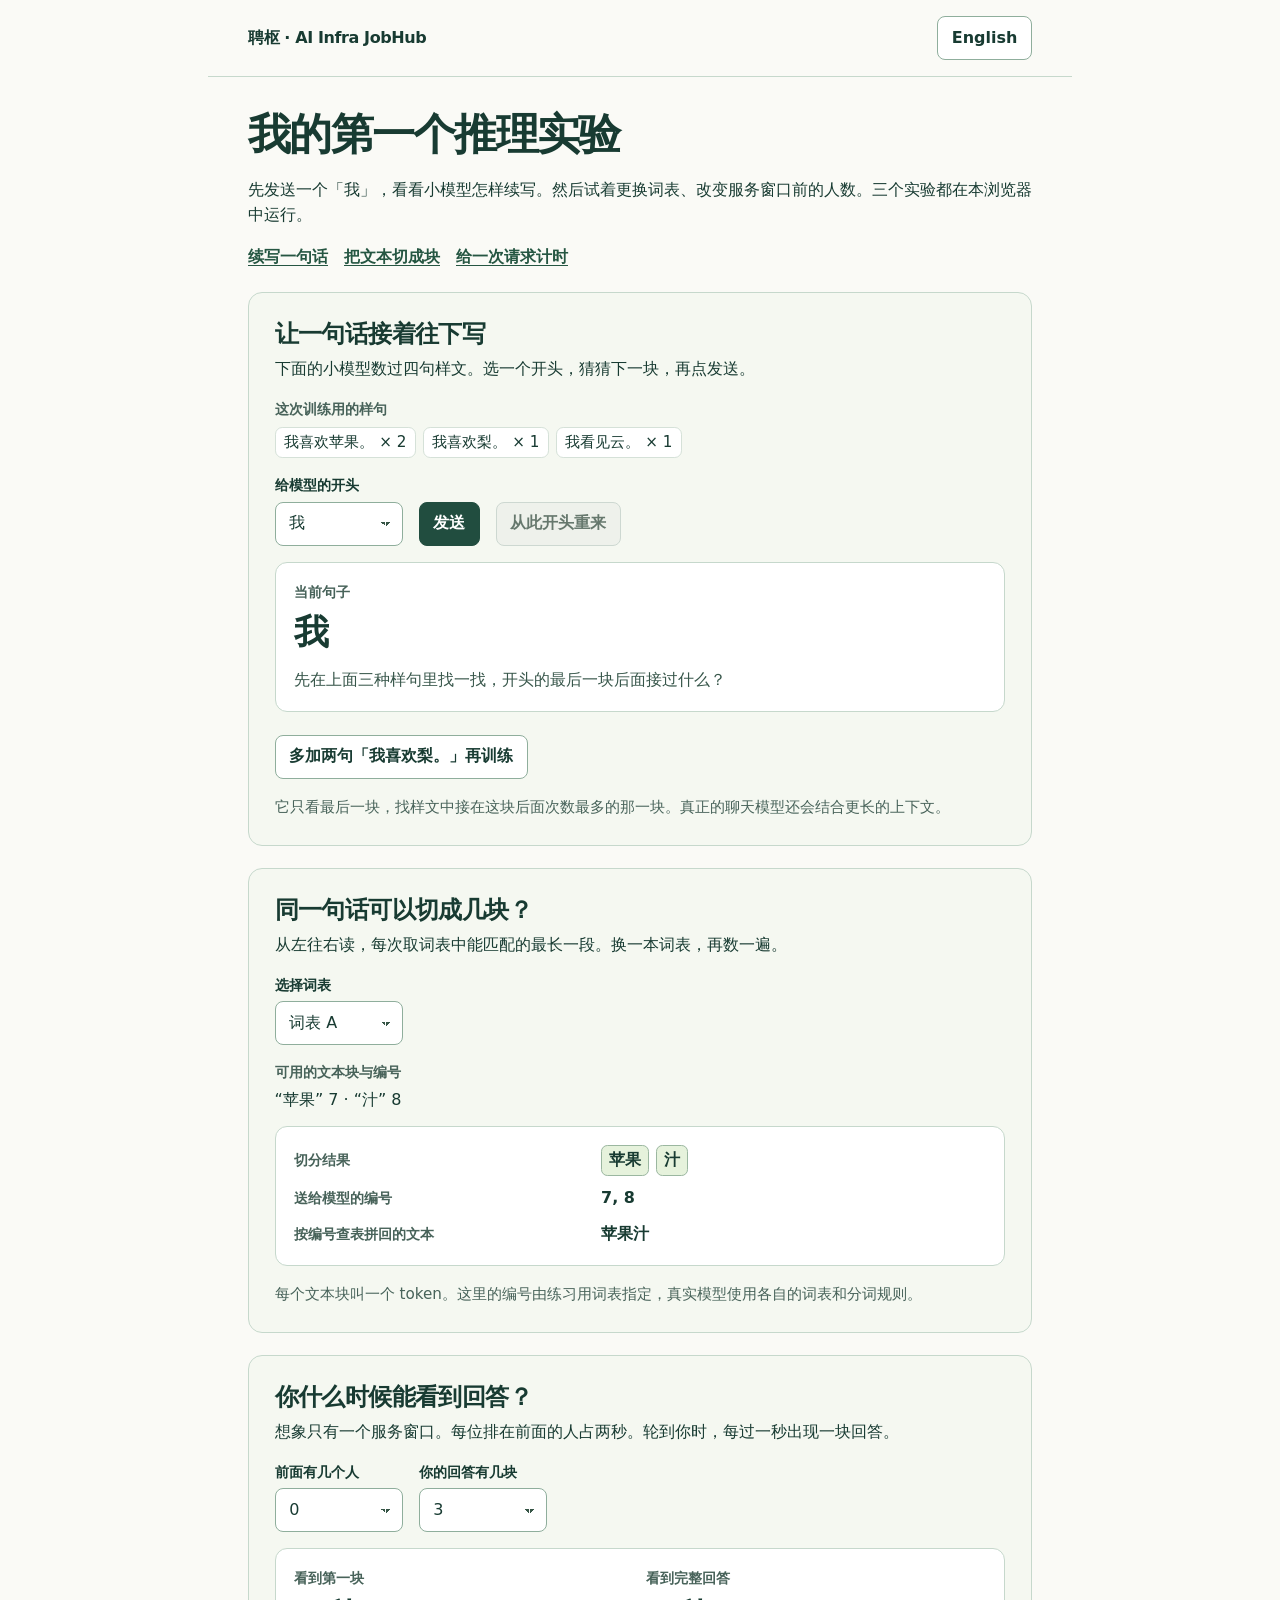
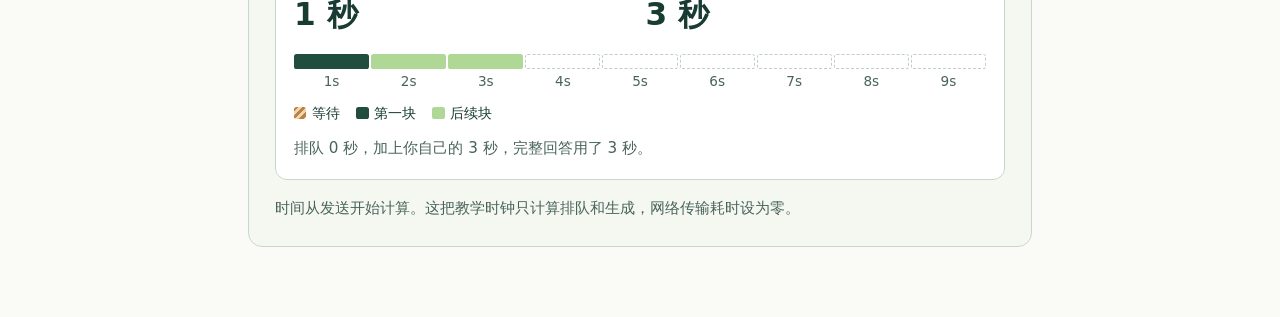
<file: web/labs/inference-101/index.html>
<!doctype html>
<html lang="zh-CN">
<head>
  <meta charset="utf-8">
  <meta name="viewport" content="width=device-width, initial-scale=1">
  <meta name="theme-color" content="#183b32">
  <title>推理启蒙 · 离线练习册 · AI Infra JobHub</title>
  <link rel="stylesheet" href="./lab.css">
  <script src="./activities.js" defer></script>
</head>
<body class="primer-book">
  <header><strong>聘枢 · AI Infra JobHub</strong><button type="button" data-primer-language hidden aria-label="Switch to English">English</button></header>
  <main>
    <h1 data-offline-en="Your first inference experiments">我的第一个推理实验</h1>
    <p data-offline-en="Start with “I” and see how a tiny model continues a sentence. Then change a vocabulary and the number of people waiting at a service counter. Everything runs in this browser.">先发送一个「我」，看看小模型怎样续写。然后试着更换词表、改变服务窗口前的人数。三个实验都在本浏览器中运行。</p>
    <nav aria-label="实验目录 / Experiments">
      <a href="#predict" data-offline-en="Generate a sentence">续写一句话</a>
      <a href="#tokens" data-offline-en="Split text into pieces">把文本切成块</a>
      <a href="#queue" data-offline-en="Time a request">给一次请求计时</a>
    </nav>
    <noscript><p>纸上也能完成下面的例子。开启浏览器的 JavaScript 可调整实验条件。<span lang="en">You can work the examples on paper. Enable JavaScript to change the inputs.</span></p></noscript>
    <section id="predict" data-primer-lab="predict" data-lesson="offline">
      <h2>让一句话接着往下写 / Let a sentence grow</h2>
      <p>把「我喜欢苹果。」写两遍、「我喜欢梨。」和「我看见云。」各写一遍。「我」后接「喜欢」三次、接「看见」一次。取次数多的一项，发送「我」就得到「我喜欢」。接着看「喜欢」之后，苹果占 2/3。</p>
      <p lang="en">Write “I like apples.” twice, “I like pears.” once, and “I see clouds.” once. “I” is followed by “like” three times and “see” once. Choosing the most frequent produces “I like”. After “like”, apples occurs in two of three cases.</p>
    </section>
    <section id="tokens" data-primer-lab="tokens" data-lesson="offline">
      <h2>把文本切成块 / Split text into pieces</h2>
      <p>A 表用「苹果」7、「汁」8 表示「苹果汁」。B 表还收录了整串「苹果汁」12。每次取当前位置最长的一段，A 的结果为 7、8，B 为 12，两者都能还原原文。</p>
      <p lang="en">A lists “apple” as 7 and “ juice” as 8. B also lists “apple juice” as 12. The longest match at each position gives [7, 8] with A and [12] with B. Looking up the IDs restores the same text, including the space.</p>
    </section>
    <section id="queue" data-primer-lab="queue" data-lesson="offline">
      <h2>给一次请求计时 / Time a request</h2>
      <p>每位前面的人占窗口 2 秒，轮到你后每秒生成一块。前面 2 人，你要 3 块，先等 4 秒，第 5 秒看到第一块，第 7 秒看到完整回答。</p>
      <p lang="en">Each person ahead uses the counter for 2 seconds, then one piece of your answer appears per second. With 2 people ahead and 3 pieces to generate, you wait 4 seconds. The first piece appears at 5 seconds, the whole answer at 7.</p>
    </section>
  </main>
</body>
</html>
</file>
<file: web/styles.css>
/* 聘枢 · AI Infra JobHub
   A lightweight learning workspace: forest, paper, precise structure. */

:root {
  --paper: #f7f8f2;
  --white: #ffffff;
  --ink: #173e35;
  --text: #213c33;
  --muted: #617269;
  --line: #dce5d9;
  --line-strong: #b9cbb9;
  --lime: #d4f493;
  --sand: #f1eee1;
  --green-soft: #eaf1df;
  --blue-soft: #e8eff4;
  --clay-soft: #f4eadf;
  --radius: 16px;
  --shadow-small: 0 4px 16px rgb(23 62 53 / 4%);
  --shadow-card: 0 10px 30px rgb(23 62 53 / 7%);
  font-family: Inter, "Helvetica Neue", "PingFang SC", "Microsoft YaHei", sans-serif;
  color: var(--ink);
  background: var(--paper);
  font-synthesis: none;
  scroll-behavior: smooth;
  scroll-padding-top: 106px;
  -webkit-font-smoothing: antialiased;
}

* {
  box-sizing: border-box;
}

body {
  margin: 0;
  min-width: 300px;
}

button,
input,
select,
textarea {
  font: inherit;
}

button,
a,
input,
select,
summary {
  touch-action: manipulation;
}

button,
summary {
  cursor: pointer;
}

button {
  color: inherit;
}

a {
  color: inherit;
  text-decoration: none;
}

img,
svg {
  max-width: 100%;
}

a:focus-visible,
button:focus-visible,
input:focus-visible,
select:focus-visible,
summary:focus-visible,
textarea:focus-visible {
  outline: 3px solid #967139;
  outline-offset: 4px;
}

button:disabled {
  cursor: not-allowed;
  opacity: .55;
}

button:disabled:hover {
  transform: none;
}

::selection {
  background: var(--lime);
  color: var(--ink);
}

[hidden] {
  display: none !important;
}

.section-shell {
  width: 100%;
  max-width: 1320px;
  margin-inline: auto;
  padding-inline: 48px;
}

.mono,
.small-label,
.step-number,
.course-code,
.day-index {
  font-family: "SFMono-Regular", Consolas, "Liberation Mono", monospace;
}

.eyebrow {
  display: flex;
  align-items: center;
  gap: 9px;
  color: #47634f;
  font-size: 11px;
  font-weight: 650;
  line-height: 1.7;
  letter-spacing: 1.1px;
}

.muted {
  color: var(--muted);
  font-size: 10px;
  letter-spacing: 1.6px;
}

.live-dot,
.tiny-dot,
.small-dot {
  display: inline-block;
  flex-shrink: 0;
  width: 6px;
  height: 6px;
  border-radius: 50%;
  background: #60805b;
}

.live-dot {
  width: 7px;
  height: 7px;
  background: #638948;
  box-shadow: 0 0 0 4px rgb(99 137 72 / 9%);
}

.launchpad {
  padding-block: 45px 20px;
}

.launchpad-heading h2 {
  margin: 10px 0;
  font-size: clamp(25px, 3vw, 34px);
  line-height: 1.45;
  letter-spacing: -.7px;
}

.launchpad-heading > p {
  margin: 0 0 24px;
  color: var(--muted);
  font-size: 14px;
  line-height: 1.8;
}

.launchpad-grid {
  display: grid;
  grid-template-columns: repeat(2, minmax(0, 1fr));
  gap: 18px;
}

.launchpad-card {
  display: flex;
  flex-direction: column;
  align-items: flex-start;
  padding: 27px;
  border: 1px solid var(--line);
  border-radius: 15px;
  background: #eef3e6;
}

.portfolio-launch {
  background: #eaf0f3;
}

.launchpad-number {
  font: 10px/1.7 "SFMono-Regular", Consolas, monospace;
  color: #526a53;
  letter-spacing: 1px;
}

.launchpad-card h3 {
  margin: 12px 0 10px;
  font-size: 21px;
  line-height: 1.5;
}

.launchpad-card > p {
  margin: 0 0 16px;
  color: #4c6255;
  font-size: 13px;
  line-height: 1.9;
}

.launchpad-examples {
  display: flex;
  flex-wrap: wrap;
  gap: 8px 14px;
  margin: auto 0 20px;
  font-size: 11px;
  line-height: 1.8;
}

.launchpad-examples a {
  text-decoration: underline;
  text-underline-offset: 4px;
}

@media (max-width: 700px) {
  .launchpad-grid { grid-template-columns: 1fr; }
  .launchpad-card { padding: 22px; }
}

.hero-contact-link {
  display: inline-block;
  margin: 2px 0 12px;
  font-size: 12px;
}

.wechat-section {
  padding-block: 32px 0;
}

.wechat-card {
  display: grid;
  grid-template-columns: minmax(0, 1fr) auto;
  align-items: center;
  gap: 32px;
  padding: 30px 34px;
  border: 1px solid #c7d8bb;
  border-radius: 16px;
  background: linear-gradient(125deg, #eaf1df, #f9fbf4);
}

.wechat-copy h2,
.wechat-copy h3 {
  margin: 12px 0;
  font-size: clamp(22px, 2.5vw, 30px);
  line-height: 1.5;
  letter-spacing: -.5px;
}

.wechat-copy > p {
  max-width: 690px;
  margin: 12px 0 0;
  color: #435d4e;
  font-size: 14px;
  line-height: 1.9;
}

.wechat-copy > .wechat-intro-note {
  font-size: 12px;
  font-weight: 550;
}

.wechat-copy > .wechat-phone-note {
  color: var(--muted);
  font-size: 12px;
}

.wechat-qr {
  display: flex;
  flex-direction: column;
  align-items: center;
  gap: 8px;
  max-width: 100%;
  padding: 12px 12px 16px;
  border: 1px solid var(--line);
  border-radius: 14px;
  background: #fff;
  text-align: center;
}

.wechat-qr > strong { font-size: 13px; }
.wechat-qr > span:last-child { color: #526951; font-size: 11px; }
.wechat-qr:hover { border-color: #789b63; }

.wechat-qr-window {
  position: relative;
  display: block;
  width: 240px;
  max-width: 100%;
  aspect-ratio: 1;
  overflow: hidden;
  background: #fff;
}

/* Show the QR region (620,32,356,356) of the unchanged 1006×591 source.
   White margins remain on every side; the link opens the complete original. */
.wechat-qr-window img {
  position: absolute;
  top: -8.988764%;
  left: -174.157303%;
  width: 282.584270%;
  max-width: none;
  height: auto;
  image-rendering: pixelated;
}

.wechat-card-compact {
  gap: 26px;
  margin-block: 24px 32px;
  padding: 24px 28px;
  background: #f4f7ee;
}

.wechat-card-compact .wechat-qr-window { width: 208px; }
.wechat-card-compact .wechat-copy h2,
.wechat-card-compact .wechat-copy h3 { font-size: 23px; }

@media (max-width: 700px) {
  .wechat-card { grid-template-columns: 1fr; gap: 22px; padding: 24px 20px; }
  .wechat-qr { justify-self: center; }
  .wechat-qr-window,
  .wechat-card-compact .wechat-qr-window { width: 240px; }
}

/* Header and brand */

.site-header {
  position: sticky;
  z-index: 30;
  top: 0;
  display: flex;
  align-items: center;
  justify-content: space-between;
  gap: 28px;
  max-width: 1440px;
  min-height: 86px;
  margin: auto;
  padding: 18px 48px;
  border-bottom: 1px solid var(--line);
  background: rgb(247 248 242 / 96%);
  backdrop-filter: blur(14px);
}

.brand {
  display: inline-flex;
  align-items: center;
  gap: 12px;
  flex-shrink: 0;
  white-space: nowrap;
}

.brand-mark {
  display: inline-flex;
  align-items: center;
  justify-content: center;
  flex-shrink: 0;
  width: 42px;
  height: 42px;
  padding: 0;
  border-radius: 12px;
  background: var(--ink);
  color: var(--paper);
  font-size: 24px;
  font-weight: 700;
  line-height: 1;
  letter-spacing: 0;
}

.brand-mark img,
img.brand-mark {
  display: block;
  width: 42px;
  height: 42px;
  border-radius: 0;
  background: none;
}

.brand-wordmark {
  display: flex;
  flex-direction: column;
  gap: 5px;
  line-height: 1.1;
}

.brand-wordmark strong {
  font-size: 21px;
  font-weight: 700;
  letter-spacing: .2px;
}

.brand-wordmark small {
  color: var(--muted);
  font-size: 9px;
  font-weight: 450;
  letter-spacing: .7px;
}

html[lang="en"] .brand-wordmark strong {
  font-size: 18px;
  letter-spacing: -.5px;
}

.site-header nav {
  display: flex;
  align-items: center;
  gap: 28px;
  margin-left: auto;
  font-size: 13px;
  font-weight: 500;
}

.site-header nav a {
  position: relative;
  padding-block: 8px;
  white-space: nowrap;
  color: #54695b;
  transition: color .15s ease;
}

.site-header nav a:hover,
.site-header nav a[aria-current="page"] {
  color: var(--ink);
}

.site-header nav a[aria-current="page"]::after {
  position: absolute;
  right: 0;
  bottom: 0;
  left: 0;
  height: 2px;
  border-radius: 2px;
  background: #6e8a4d;
  content: "";
}

.site-header nav a[href^="mailto:"] {
  padding: 9px 13px;
  border: 1px solid #ccd9c3;
  border-radius: 7px;
  background: #edf2e4;
  color: var(--ink);
}

.language-button {
  flex-shrink: 0;
  padding: 9px 12px;
  border: 1px solid var(--line);
  border-radius: 7px;
  background: transparent;
  font-size: 11px;
  font-weight: 550;
  white-space: nowrap;
}

.language-button span {
  margin-left: 6px;
}

.language-button:hover {
  border-color: var(--line-strong);
  background: var(--white);
}

/* Shared controls */

.button {
  display: inline-flex;
  align-items: center;
  justify-content: center;
  gap: 18px;
  min-height: 44px;
  padding: 12px 18px;
  border: 1px solid transparent;
  border-radius: 8px;
  font-size: 13px;
  font-weight: 600;
  line-height: 1.5;
  text-decoration: none;
  transition: background .15s ease, border-color .15s ease, box-shadow .15s ease;
}

.button.primary,
.primary {
  background: var(--ink);
  color: var(--paper);
}

.button.primary:hover,
.primary:hover {
  background: #285547;
  box-shadow: 0 4px 12px rgb(23 62 53 / 12%);
}

.button.outline,
.outline {
  border-color: #bccdb7;
  background: transparent;
  color: var(--ink);
}

.button.outline:hover,
.outline:hover {
  border-color: #8da77f;
  background: #edf2e6;
}

.button.cream,
.cream {
  background: var(--lime);
  color: var(--ink);
}

.button.cream:hover,
.cream:hover {
  background: #e0f9b5;
}

.text-link,
.text-button {
  color: #426d47;
  font-size: 12px;
  font-weight: 550;
  line-height: 1.7;
}

.text-link {
  padding-block: 6px;
}

.text-button {
  padding: 4px 0;
  border: 0;
  background: none;
  text-align: left;
}

.text-link:hover,
.text-button:hover {
  text-decoration: underline;
  text-underline-offset: 4px;
}

.skip-link {
  position: absolute;
  z-index: 60;
  top: -100px;
  left: 20px;
  padding: 12px 18px;
  border-radius: 7px;
  background: var(--ink);
  color: var(--white);
}

.skip-link:focus {
  top: 10px;
}

/* Homepage introduction */

.hero {
  display: grid;
  grid-template-columns: minmax(0, 1.35fr) minmax(320px, .88fr);
  align-items: center;
  gap: 64px;
  padding-top: 46px;
  padding-bottom: 42px;
}

.hero h1 {
  max-width: 720px;
  margin: 20px 0 18px;
  font-size: clamp(34px, 3.25vw, 48px);
  font-weight: 650;
  line-height: 1.4;
  letter-spacing: -1.8px;
  text-wrap: balance;
}

.hero h1 em {
  color: #658056;
  font-style: normal;
}

.hero-description {
  max-width: 580px;
  margin: 0;
  color: var(--muted);
  font-size: 14px;
  line-height: 1.9;
}

.hero-actions {
  display: flex;
  flex-wrap: wrap;
  gap: 10px;
  margin-top: 24px;
}

.hero-note {
  margin-top: 17px;
  margin-bottom: 0;
  color: var(--muted);
  font-size: 11px;
  line-height: 1.8;
  letter-spacing: .1px;
}

.hero-stats,
.hero-metrics,
.catalog-stats {
  display: flex;
  flex-wrap: wrap;
  align-items: center;
  gap: 22px;
}

.hero-stats,
.hero-metrics {
  margin-top: 26px;
  padding-top: 20px;
  border-top: 1px solid var(--line);
}

.hero-stats > div,
.hero-metrics > div,
.catalog-stats > div {
  display: flex;
  align-items: baseline;
  gap: 7px;
}

.hero-stats strong,
.hero-metrics strong,
.catalog-stats strong {
  color: var(--ink);
  font-size: 22px;
  font-weight: 650;
  letter-spacing: -.8px;
}

.hero-stats span,
.hero-metrics span,
.catalog-stats span {
  color: var(--muted);
  font-size: 11px;
  line-height: 1.8;
}

.journey {
  position: relative;
  overflow: hidden;
  padding: 23px 26px 0;
  border: 1px solid #315448;
  border-radius: 18px;
  background: #1c4439;
  color: #f5f8ed;
  box-shadow: 0 12px 35px rgb(23 62 53 / 11%);
}

.journey::after {
  position: absolute;
  right: -64px;
  bottom: 24px;
  width: 180px;
  height: 180px;
  border: 1px solid rgb(215 239 187 / 8%);
  border-radius: 50%;
  box-shadow: 0 0 0 26px rgb(215 239 187 / 3%), 0 0 0 52px rgb(215 239 187 / 2%);
  pointer-events: none;
  content: "";
}

.journey-top {
  display: flex;
  align-items: center;
  justify-content: space-between;
  padding-bottom: 16px;
  border-bottom: 1px solid #406050;
}

.journey-top .mono {
  color: #c4d8b6;
  font-size: 9px;
  font-weight: 450;
  letter-spacing: 1.8px;
}

.orbit {
  color: var(--lime);
  font-size: 30px;
  line-height: 1;
}

.journey-step {
  position: relative;
  z-index: 1;
  display: flex;
  align-items: flex-start;
  gap: 15px;
  padding: 20px 0 17px;
}

.step-number {
  position: relative;
  z-index: 1;
  display: grid;
  place-items: center;
  flex-shrink: 0;
  width: 28px;
  height: 28px;
  border: 1px solid #68805c;
  border-radius: 8px;
  background: #244b3e;
  color: #d3e5be;
  font-size: 10px;
}

.journey-step:not(.last)::before {
  position: absolute;
  top: 49px;
  left: 13px;
  height: calc(100% - 28px);
  border-left: 1px dashed #53714f;
  content: "";
}

.small-label {
  color: #b4ce9b;
  font-size: 9px;
  letter-spacing: 1.8px;
}

.journey-step h2 {
  margin: 5px 0 7px;
  color: #f3f6e9;
  font-size: 17px;
  font-weight: 550;
  line-height: 1.6;
}

.journey-step p {
  margin: 0;
  color: #b9cbbb;
  font-size: 11px;
  line-height: 1.7;
}

.step-glyph {
  margin-left: auto;
  color: #b5cf9d;
  font-size: 23px;
  line-height: 1.5;
}

.journey-bottom {
  position: relative;
  z-index: 1;
  display: flex;
  align-items: center;
  justify-content: center;
  gap: 8px;
  margin: 4px -26px 0;
  padding: 13px 20px;
  border-top: 1px solid #406050;
  background: rgb(13 43 33 / 19%);
  color: #bdcfb5;
  font-size: 10px;
  line-height: 1.7;
}

.journey-bottom .tiny-dot {
  background: var(--lime);
}

.ecosystem {
  display: flex;
  flex-wrap: wrap;
  align-items: center;
  gap: 30px;
  padding-top: 19px;
  padding-bottom: 19px;
  border-top: 1px solid var(--line);
  border-bottom: 1px solid var(--line);
}

.ecosystem > span:first-child {
  margin-right: 7px;
  color: var(--muted);
  font-size: 11px;
}

.ecosystem > span:not(:first-child):not(:last-child) {
  color: #47644b;
  font-family: Consolas, monospace;
  font-size: 17px;
  font-weight: 650;
  letter-spacing: -.5px;
}

.ecosystem-next {
  margin-left: auto;
  color: var(--muted);
  font-size: 11px;
}

/* Catalog sections and career-oriented paths */

.content-section {
  padding-top: 48px;
  padding-bottom: 48px;
}

.section-top {
  display: flex;
  align-items: flex-end;
  justify-content: space-between;
  gap: 20px;
}

.section-top h2 {
  margin: 11px 0 0;
  font-size: 30px;
  font-weight: 600;
  line-height: 1.4;
  letter-spacing: -1px;
}

.section-description {
  max-width: 830px;
  margin: 16px 0 24px;
  color: var(--muted);
  font-size: 13px;
  line-height: 1.9;
}

.path-grid {
  display: grid;
  grid-template-columns: repeat(2, minmax(0, 1fr));
  gap: 16px;
  margin: 24px 0 30px;
}

.path-card {
  position: relative;
  display: flex;
  flex-direction: column;
  gap: 10px;
  min-width: 0;
  padding: 22px;
  border: 1px solid #cfdcc1;
  border-radius: 12px;
  background: var(--green-soft);
  color: var(--ink);
  text-align: left;
  transition: border-color .15s ease, box-shadow .15s ease;
}

.path-card:nth-child(2) {
  border-color: #d2dfe5;
  background: var(--blue-soft);
}

.path-card:nth-child(3) {
  border-color: #e4d9c9;
  background: var(--clay-soft);
}

a.path-card:hover,
button.path-card:hover,
.path-card:has(a:hover) {
  border-color: #90a984;
  box-shadow: var(--shadow-small);
}

.path-card > .mono,
.path-card > .eyebrow,
.path-card .path-number,
.path-card .path-label {
  color: #536d4c;
  font-size: 10px;
  letter-spacing: 1.1px;
}

.path-card h3 {
  margin: 0;
  font-size: 19px;
  font-weight: 650;
  line-height: 1.6;
  letter-spacing: -.3px;
}

.path-card p {
  margin: 0;
  color: #516959;
  font-size: 12px;
  line-height: 1.85;
}

.path-chain,
.path-sequence,
.path-card small {
  display: flex;
  flex-wrap: wrap;
  align-items: center;
  gap: 5px;
  margin-top: auto;
  color: #3f5e43;
  font-size: 11px;
  font-weight: 500;
  line-height: 1.9;
}

.path-card .text-link {
  margin-top: auto;
  padding-top: 8px;
  font-size: 11px;
}

.catalog-toolbar {
  display: flex;
  flex-wrap: wrap;
  align-items: flex-end;
  gap: 14px;
  padding: 19px 20px;
  border: 1px solid var(--line);
  border-radius: 12px 12px 0 0;
  background: #fcfdf8;
}

.catalog-toolbar > div {
  min-width: 175px;
}

.catalog-toolbar .search-field {
  flex: 1 1 280px;
}

.catalog-toolbar label {
  display: block;
  margin-bottom: 7px;
  color: #58715c;
  font-size: 11px;
  font-weight: 550;
}

.catalog-toolbar input,
.catalog-toolbar select {
  width: 100%;
  min-height: 44px;
  padding: 11px 13px;
  border: 1px solid #cddbc6;
  border-radius: 7px;
  background: var(--white);
  color: var(--ink);
  font-size: 13px;
  line-height: 1.5;
}

.catalog-toolbar input::placeholder {
  color: #63765e;
}

.catalog-filters {
  display: flex;
  flex-wrap: wrap;
  align-items: center;
  gap: 8px;
  margin-bottom: 18px;
  padding: 0 20px 18px;
  border: 1px solid var(--line);
  border-top: 0;
  border-radius: 0 0 12px 12px;
  background: #fcfdf8;
}

.catalog-filters > span,
.catalog-filters > label {
  margin-right: 5px;
  color: var(--muted);
  font-size: 11px;
}

.catalog-stats {
  justify-content: space-between;
  gap: 12px;
  margin-block: 18px;
  color: var(--muted);
  font-size: 11px;
}

#catalog-count {
  color: #5a715b;
  font-size: 11px;
  line-height: 1.8;
}

.track-grid,
.course-grid {
  display: grid;
  grid-template-columns: repeat(3, minmax(0, 1fr));
  gap: 18px;
}

.track-card,
.course-card {
  position: relative;
  display: flex;
  flex-direction: column;
  min-width: 0;
  padding: 23px;
  border: 1px solid var(--line);
  border-radius: 13px;
  background: var(--white);
  box-shadow: 0 1px 1px rgb(23 62 53 / 2%);
  transition: border-color .18s ease, box-shadow .18s ease;
}

.track-card:hover,
.course-card:hover {
  border-color: #b2c7a5;
  box-shadow: var(--shadow-card);
}

.track-top,
.course-top {
  display: flex;
  align-items: center;
  justify-content: space-between;
  gap: 12px;
  margin-bottom: 19px;
}

.track-number {
  color: var(--muted);
  font-family: Consolas, monospace;
  font-size: 11px;
}

.track-symbol,
.course-code {
  display: inline-flex;
  align-items: center;
  justify-content: center;
  flex-shrink: 0;
  min-width: 44px;
  height: 44px;
  padding: 8px;
  border: 1px solid #e0e7d7;
  border-radius: 11px;
  background: #f0f4e8;
  color: #4d6e45;
  font-size: 17px;
  font-weight: 650;
  line-height: 1;
  letter-spacing: -.8px;
}

.course-card:nth-child(3n+2) .course-code,
.track-card:nth-child(3n+2) .track-symbol {
  border-color: #dce5eb;
  background: #eef3f7;
  color: #44667a;
}

.course-card:nth-child(3n) .course-code,
.track-card:nth-child(3n) .track-symbol {
  border-color: #ebe0d3;
  background: #f7f0e8;
  color: #7a603a;
}

.course-category {
  color: #5c7054;
  font-size: 10px;
  font-weight: 550;
  line-height: 1.7;
  letter-spacing: .5px;
  text-align: right;
}

.track-card h3,
.course-card h3 {
  margin: 0 0 11px;
  font-size: 21px;
  font-weight: 650;
  line-height: 1.5;
  letter-spacing: -.6px;
  overflow-wrap: anywhere;
}

.track-card h3 a:hover,
.course-card h3 a:hover {
  color: #5a7d43;
}

.track-card p,
.course-card p {
  margin: 0 0 17px;
  color: var(--muted);
  font-size: 12px;
  line-height: 1.9;
}

.course-card .course-subtitle {
  margin-top: -3px;
  color: #486743;
  font-size: 13px;
  font-weight: 550;
}

.tags {
  display: flex;
  flex-wrap: wrap;
  gap: 6px;
}

.track-card .tags,
.course-card .tags {
  margin-top: auto;
}

.tag {
  display: inline-block;
  padding: 4px 7px;
  border-radius: 4px;
  background: #eff3e9;
  color: #5b7051;
  font-size: 10px;
  line-height: 1.5;
}

.course-meta {
  display: flex;
  flex-wrap: wrap;
  align-items: center;
  gap: 8px 12px;
  margin: 15px 0 0;
  color: #5d7152;
  font-size: 11px;
  line-height: 1.8;
}

.course-meta span {
  display: inline-flex;
  align-items: center;
  gap: 5px;
}

.hardware-label {
  margin-top: 17px;
  padding: 14px 0 12px;
  border-top: 1px solid #e8eee3;
  color: var(--muted);
  font-size: 11px;
  line-height: 1.7;
}

.track-button,
.course-footer {
  display: flex;
  align-items: center;
  justify-content: space-between;
  gap: 12px;
  width: 100%;
  margin-top: 18px;
  padding: 16px 0 0;
  border: 0;
  border-top: 1px solid var(--line);
  background: none;
  font-size: 12px;
  font-weight: 550;
  line-height: 1.7;
  text-align: left;
}

.course-footer .track-button,
.course-footer .text-link {
  width: auto;
  margin: 0;
  padding: 0;
  border: 0;
}

.track-button:hover,
.course-footer a:hover {
  color: #5a7d43;
}

.track-progress,
.course-progress {
  flex-shrink: 0;
  color: #5d7152;
  font-family: Consolas, monospace;
  font-size: 11px;
  font-weight: 400;
  line-height: 1.6;
  text-align: right;
}

.course-progress progress {
  display: block;
  width: 70px;
  height: 4px;
  margin-top: 5px;
}

.learning-foot {
  display: flex;
  align-items: flex-start;
  justify-content: space-between;
  gap: 22px;
  margin-top: 21px;
  color: var(--muted);
  font-size: 11px;
  line-height: 1.8;
}

.learning-foot > span:last-child {
  flex-shrink: 0;
}

/* Standalone 10-day course reader */

.course-page {
  background: #f5f7f0;
}

.course-page .site-header {
  background: rgb(247 248 242 / 97%);
}

.course-hero {
  max-width: 1320px;
  margin: 0 auto;
  padding: 30px 48px 32px;
  border-bottom: 1px solid var(--line);
}

.breadcrumbs {
  display: flex;
  flex-wrap: wrap;
  align-items: center;
  gap: 9px;
  margin-bottom: 23px;
  color: #5c7151;
  font-size: 11px;
  line-height: 1.7;
}

.breadcrumbs a:hover {
  color: var(--ink);
  text-decoration: underline;
  text-underline-offset: 3px;
}

.course-kicker {
  display: flex;
  flex-wrap: wrap;
  align-items: center;
  gap: 10px;
  color: #567a4a;
  font-size: 11px;
  font-weight: 600;
  line-height: 1.8;
  letter-spacing: 1.1px;
}

.course-hero h1 {
  max-width: 1000px;
  margin: 13px 0 14px;
  font-size: clamp(30px, 3.2vw, 43px);
  font-weight: 650;
  line-height: 1.4;
  letter-spacing: -1.3px;
  overflow-wrap: anywhere;
  text-wrap: balance;
}

.course-summary {
  max-width: 880px;
  margin: 0;
  color: var(--muted);
  font-size: 14px;
  line-height: 1.9;
}

.course-summary p {
  margin-block: 0 10px;
}

.course-facts {
  display: flex;
  flex-wrap: wrap;
  align-items: center;
  gap: 8px;
  margin-top: 19px;
  color: #5b7251;
  font-size: 11px;
  line-height: 1.8;
}

.course-facts > span,
.course-facts > div {
  padding: 6px 10px;
  border: 1px solid #dce5d1;
  border-radius: 5px;
  background: #eef3e6;
}

.course-facts strong {
  font-weight: 600;
}

.course-facts > .course-fact {
  display: flex;
  flex-direction: column;
  gap: 3px;
  min-width: 115px;
  max-width: 350px;
  padding: 9px 12px;
}

.course-fact small {
  color: #5d7152;
  font-size: 10px;
  line-height: 1.6;
}

.course-fact span {
  color: #405f3d;
  font-size: 12px;
  font-weight: 550;
  line-height: 1.7;
}

.course-roles {
  margin: 18px 0 0;
  color: var(--muted);
  font-size: 12px;
  line-height: 1.9;
}

.course-research-note {
  max-width: 950px;
  margin-top: 18px;
  color: #5d7152;
  font-size: 11px;
  line-height: 1.9;
}

.course-research-note p {
  margin: 0;
}

.course-research-note a {
  color: #527343;
  text-decoration: underline;
  text-decoration-color: #c1d1b3;
  text-underline-offset: 4px;
}

.course-actions {
  display: flex;
  flex-wrap: wrap;
  align-items: center;
  gap: 10px 18px;
  margin-top: 19px;
}

.course-actions .button {
  min-height: 39px;
  padding: 9px 15px;
  font-size: 12px;
}

.course-layout {
  display: grid;
  grid-template-columns: 260px minmax(0, 1fr);
  align-items: start;
  gap: 26px;
  max-width: 1320px;
  margin: 0 auto;
  padding: 30px 48px 60px;
}

.course-sidebar {
  position: sticky;
  top: 110px;
  min-width: 0;
  max-height: calc(100vh - 132px);
  overflow-y: auto;
  overscroll-behavior: contain;
  scrollbar-width: thin;
  scrollbar-color: #ccd8c1 transparent;
}

.sidebar-panel {
  padding: 19px 15px;
  border: 1px solid var(--line);
  border-radius: 12px;
  background: #fcfdf8;
}

.sidebar-heading {
  display: flex;
  align-items: center;
  justify-content: space-between;
  gap: 10px;
  margin: 0 0 14px;
  padding-inline: 5px;
  color: #365b40;
  font-size: 13px;
  font-weight: 650;
  line-height: 1.7;
}

summary.sidebar-heading::marker {
  color: #749659;
}

summary.sidebar-heading::after {
  flex-shrink: 0;
  width: 7px;
  height: 7px;
  margin-right: 3px;
  border-right: 1.5px solid #70865e;
  border-bottom: 1.5px solid #70865e;
  transform: rotate(45deg);
  content: "";
}

details[open] > summary.sidebar-heading::after {
  transform: rotate(225deg);
}

.course-progress-summary {
  display: flex;
  align-items: center;
  justify-content: space-between;
  gap: 12px;
  margin: 0 5px 14px;
  color: #5c714f;
  font-size: 11px;
  line-height: 1.8;
}

.course-progress-summary strong {
  color: #35593d;
  font-weight: 650;
}

.sidebar-note {
  margin: 16px 5px 0;
  color: var(--muted);
  font-size: 11px;
  line-height: 1.8;
}

progress {
  display: block;
  width: 100%;
  height: 6px;
  overflow: hidden;
  border: 0;
  border-radius: 10px;
  appearance: none;
  background: #e6edde;
  accent-color: #718e48;
}

progress::-webkit-progress-bar {
  border-radius: 10px;
  background: #e6edde;
}

progress::-webkit-progress-value {
  border-radius: 10px;
  background: #718e48;
}

progress::-moz-progress-bar {
  border-radius: 10px;
  background: #718e48;
}

.course-sidebar > progress,
.sidebar-panel > progress {
  width: calc(100% - 10px);
  margin: 0 5px 18px;
}

.day-nav {
  display: flex;
  flex-direction: column;
  gap: 5px;
  margin-top: 16px;
}

.day-button {
  display: flex;
  align-items: flex-start;
  gap: 10px;
  min-height: 50px;
  padding: 10px 9px;
  border: 1px solid transparent;
  border-radius: 8px;
  background: none;
  color: #59704f;
  text-align: left;
  transition: border-color .15s ease, background .15s ease;
}

.day-button:hover {
  border-color: #d8e4cb;
  background: #f0f5e9;
}

.day-button[aria-current="step"],
.day-button[aria-current="page"],
.day-button.active {
  border-color: #c3d4ad;
  background: #eaf2dd;
  color: #284a2d;
}

.day-index {
  display: inline-grid;
  place-items: center;
  flex-shrink: 0;
  min-width: 26px;
  height: 26px;
  border: 1px solid #d6e0cb;
  border-radius: 7px;
  background: #f7f9f1;
  color: #6a805c;
  font-size: 10px;
  line-height: 1;
}

.day-button[aria-current="step"] .day-index,
.day-button[aria-current="page"] .day-index,
.day-button.active .day-index {
  border-color: var(--ink);
  background: var(--ink);
  color: var(--lime);
}

.day-label {
  flex: 1;
  padding-top: 3px;
  font-size: 11px;
  font-weight: 500;
  line-height: 1.7;
  overflow-wrap: anywhere;
}

.day-status {
  flex-shrink: 0;
  margin-left: auto;
  padding-top: 5px;
  color: #648447;
  font-size: 11px;
  line-height: 1.4;
}

.day-button.is-complete .day-index,
.day-button[data-complete="true"] .day-index {
  border-color: #a7bd8b;
  background: #e1edcf;
  color: #4d7336;
}

.course-article {
  min-width: 0;
  padding: 33px 36px;
  border: 1px solid var(--line);
  border-radius: 15px;
  background: var(--white);
  box-shadow: 0 3px 15px rgb(23 62 53 / 3%);
}

/* The section receives focus after navigation; controls keep their focus rings. */
.day-content:focus {
  outline: none;
}

.day-content > .acceptance-list,
.day-content > .alternative-block + h3 {
  margin-top: 26px;
}

.day-eyebrow {
  display: flex;
  flex-wrap: wrap;
  align-items: center;
  justify-content: space-between;
  gap: 10px;
  margin-bottom: 12px;
  color: #607644;
  font-size: 10px;
  font-weight: 650;
  line-height: 1.8;
  letter-spacing: 1.4px;
}

.course-article > h2,
.day-content > h2 {
  margin: 0 0 24px;
  color: var(--ink);
  font-size: 29px;
  font-weight: 650;
  line-height: 1.5;
  letter-spacing: -.6px;
  overflow-wrap: anywhere;
}

.course-article h3 {
  margin: 0 0 12px;
  color: #315735;
  font-size: 18px;
  font-weight: 650;
  line-height: 1.7;
}

.course-article h4 {
  margin: 22px 0 10px;
  color: #365c3e;
  font-size: 15px;
  line-height: 1.7;
}

.course-article p {
  margin: 0 0 14px;
  color: #4f6557;
  font-size: 14px;
  line-height: 1.95;
  overflow-wrap: anywhere;
}

.course-article ul,
.course-article ol {
  margin: 10px 0 16px;
  padding-left: 23px;
  color: #4f6557;
  font-size: 14px;
  line-height: 1.95;
}

.course-article li + li {
  margin-top: 8px;
}

.course-article li::marker {
  color: #7d985b;
}

.course-article a:not(.button):not(.day-button) {
  color: #426c42;
  text-decoration: underline;
  text-decoration-color: #bfceb0;
  text-underline-offset: 4px;
  overflow-wrap: anywhere;
}

.course-article a:not(.button):hover {
  text-decoration-color: #426c42;
}

.lesson-block {
  margin-top: 26px;
  padding-top: 25px;
  border-top: 1px solid #e6ece1;
}

.lesson-block:first-of-type {
  margin-top: 0;
  padding-top: 0;
  border-top: 0;
}

.lesson-block > :last-child,
.practice-block > :last-child,
.deliverable-block > :last-child,
.alternative-block > :last-child {
  margin-bottom: 0;
}

.reading-list {
  padding: 16px 18px 16px 35px;
  border: 1px solid #e2e9db;
  border-radius: 9px;
  background: #f8faf3;
}

.course-article .reading-list {
  font-size: 12px;
  line-height: 1.9;
}

.reading-list li + li {
  margin-top: 7px;
}

.reading-list:not(ul):not(ol) {
  display: flex;
  flex-direction: column;
  align-items: flex-start;
  gap: 8px;
  padding: 16px 18px;
}

.practice-block,
.deliverable-block,
.alternative-block {
  margin-top: 24px;
  padding: 22px;
  border: 1px solid #dbe6ce;
  border-radius: 10px;
  background: #f4f8ed;
}

.practice-block {
  border-left: 3px solid #a0b879;
}

.deliverable-block {
  border-color: #c9dbb4;
  background: #edf4e3;
}

.alternative-block {
  border-color: #d6e1e5;
  background: #f1f6f8;
}

.alternative-block h3 {
  color: #406372;
}

.alternative-block p,
.alternative-block li {
  color: #566f78;
}

.course-article ul.acceptance-list,
.acceptance-list ul {
  padding-left: 23px;
}

.acceptance-list li::marker {
  color: #6c8b47;
}

.course-article code {
  padding: 2px 5px;
  border-radius: 4px;
  background: #eef3e6;
  color: #426b3c;
  font-family: "SFMono-Regular", Consolas, "Liberation Mono", monospace;
  font-size: .88em;
}

.code-block,
.course-article pre {
  max-width: 100%;
  margin: 18px 0;
  padding: 19px 21px;
  overflow-x: auto;
  border: 1px solid #35574a;
  border-radius: 9px;
  background: #1d3d32;
  color: #e2ecd8;
  font-family: "SFMono-Regular", Consolas, "Liberation Mono", monospace;
  font-size: 12px;
  font-weight: 400;
  line-height: 1.9;
  white-space: pre;
  tab-size: 2;
  scrollbar-color: #617859 #1d3d32;
}

.code-block pre {
  margin: 0;
  padding: 0;
  overflow: visible;
  border: 0;
  background: transparent;
}

.course-article .code-block > p {
  margin-bottom: 12px;
  color: #d5e4c9;
  font-family: Inter, "Helvetica Neue", "PingFang SC", "Microsoft YaHei", sans-serif;
  font-size: 11px;
  line-height: 1.8;
  white-space: normal;
}

.code-block code,
.course-article pre code {
  padding: 0;
  border-radius: 0;
  background: transparent;
  color: inherit;
  font-size: inherit;
  line-height: inherit;
  white-space: inherit;
}

.course-article table {
  display: block;
  max-width: 100%;
  margin-block: 20px;
  overflow-x: auto;
  border-collapse: collapse;
  color: #4f6557;
  font-size: 12px;
  line-height: 1.8;
}

.course-article th,
.course-article td {
  padding: 10px 13px;
  border: 1px solid var(--line);
  text-align: left;
  vertical-align: top;
}

.course-article th {
  background: #f0f5e9;
  font-weight: 600;
}

.day-complete {
  margin-top: 30px;
  padding: 18px 20px;
  border: 1px solid #cadbb5;
  border-radius: 10px;
  background: #f0f6e7;
}

.day-complete label {
  display: flex;
  align-items: flex-start;
  gap: 12px;
  color: #375c33;
  font-size: 13px;
  font-weight: 550;
  line-height: 1.9;
  cursor: pointer;
}

.day-complete input[type="checkbox"] {
  flex-shrink: 0;
  width: 19px;
  height: 19px;
  margin: 3px 0 0;
  accent-color: var(--ink);
}

.day-complete p {
  margin: 8px 0 0 31px;
  color: #5f744d;
  font-size: 11px;
  line-height: 1.8;
}

.notes-panel {
  margin-top: 25px;
  padding: 17px 19px;
  border: 1px solid #dbe4d1;
  border-radius: 10px;
  background: #fafbf7;
}

.notes-panel > summary {
  color: #4a6c3e;
  font-size: 13px;
  font-weight: 550;
  line-height: 1.8;
}

.notes-panel > summary::marker {
  color: #8aa26a;
}

.notes-panel[open] > summary {
  margin-bottom: 14px;
}

.day-notes {
  display: block;
  width: 100%;
  min-height: 160px;
  padding: 13px 15px;
  resize: vertical;
  border: 1px solid #cedbc2;
  border-radius: 7px;
  background: var(--white);
  color: #34533d;
  font-size: 13px;
  line-height: 1.9;
}

.day-notes::placeholder {
  color: #63765e;
}

.notes-panel p,
.notes-panel small {
  display: block;
  margin: 10px 0 0;
  color: #60734f;
  font-size: 11px;
  line-height: 1.8;
}

.course-endcap {
  margin-top: 27px;
  padding: 23px;
  border: 1px solid #c6d8b3;
  border-radius: 11px;
  background: #eaf3dd;
}

.course-endcap h2,
.course-endcap h3 {
  margin: 0 0 10px;
  color: #375b32;
  font-size: 19px;
  font-weight: 600;
  line-height: 1.6;
}

.course-endcap p {
  margin: 0 0 16px;
  color: #617b51;
  font-size: 12px;
  line-height: 1.9;
}

.course-endcap .button {
  min-height: 39px;
  padding: 9px 14px;
  font-size: 12px;
}

.course-endcap .course-actions {
  margin-top: 13px;
}

.day-pagination {
  display: flex;
  align-items: stretch;
  justify-content: space-between;
  gap: 14px;
  margin-top: 25px;
  padding-top: 24px;
  border-top: 1px solid var(--line);
}

.day-pagination > a,
.day-pagination > button {
  max-width: 48%;
  padding: 11px 15px;
  border: 1px solid #d2dec6;
  border-radius: 7px;
  background: #f8faf4;
  color: #456d3d;
  font-size: 12px;
  line-height: 1.7;
  text-decoration: none !important;
}

.day-pagination > :last-child {
  margin-left: auto;
  text-align: right;
}

.day-pagination > a:hover,
.day-pagination > button:hover {
  border-color: #a6bd8f;
  background: #eef5e5;
}

/* Opportunity and portfolio directories */

.opportunity-section {
  border-top: 1px solid var(--line);
  border-bottom: 1px solid var(--line);
  background: #edf2e7;
}

.resume-panel {
  display: flex;
  align-items: center;
  gap: 20px;
  margin-bottom: 21px;
  padding: 24px;
  border: 1px solid #c7d8b5;
  border-radius: 12px;
  background: #e3edda;
}

.resume-icon {
  display: grid;
  place-items: center;
  flex-shrink: 0;
  width: 48px;
  height: 48px;
  border: 1px solid #cad8bc;
  border-radius: 12px;
  background: #f3f7eb;
  color: #587a43;
  font-family: Consolas, monospace;
  font-size: 25px;
}

.resume-copy {
  flex: 1;
  min-width: 0;
}

.resume-copy h3 {
  margin: 0 0 6px;
  font-size: 17px;
  font-weight: 600;
  line-height: 1.7;
}

.resume-copy p {
  margin: 0 0 7px;
  color: #58704f;
  font-size: 12px;
  line-height: 1.8;
}

.resume-address {
  display: inline-block;
  border-bottom: 1px solid #9eb78a;
  font-size: 17px;
  font-weight: 600;
  line-height: 1.8;
  overflow-wrap: anywhere;
}

.resume-copy .resume-note {
  margin-top: 8px;
  margin-bottom: 0;
  color: #526b47;
  font-size: 11px;
  line-height: 1.8;
}

.resume-panel .button {
  flex-shrink: 0;
}

.filter-box {
  padding: 22px;
  border: 1px solid #d3dfc8;
  border-radius: 12px;
  background: #f9fbf4;
}

.filter-fields {
  display: flex;
  gap: 16px;
}

.filter-fields > div {
  min-width: 220px;
}

.filter-fields > .search-field {
  flex: 1;
}

.filter-fields label {
  display: block;
  margin-bottom: 8px;
  color: #56704d;
  font-size: 11px;
  font-weight: 550;
}

.filter-fields input,
.filter-fields select {
  width: 100%;
  min-height: 44px;
  padding: 11px 13px;
  border: 1px solid #cbd9c0;
  border-radius: 7px;
  background: var(--white);
  color: var(--ink);
  font-size: 13px;
  line-height: 1.5;
}

.filter-fields input::placeholder {
  color: #63765e;
}

.tag-row {
  display: flex;
  flex-wrap: wrap;
  gap: 8px;
  margin-top: 17px;
}

.filter-tag {
  padding: 6px 11px;
  border: 1px solid #d1dcc7;
  border-radius: 6px;
  background: #fafcf6;
  color: #536d48;
  font-size: 11px;
  font-weight: 450;
  line-height: 1.6;
  transition: border-color .15s ease, background .15s ease;
}

.filter-tag:hover {
  border-color: #a3bd8e;
  background: #eef4e6;
}

.filter-tag[aria-pressed="true"],
.filter-tag.active,
.filter-tag[aria-selected="true"] {
  border-color: var(--ink);
  background: var(--ink);
  color: #f4f8e9;
}

.filter-note {
  display: flex;
  align-items: center;
  justify-content: space-between;
  gap: 20px;
  margin-top: 14px;
  color: var(--muted);
  font-size: 11px;
  line-height: 1.8;
}

.filter-note button {
  flex-shrink: 0;
  font-size: 11px;
}

.list-heading {
  display: flex;
  align-items: baseline;
  justify-content: space-between;
  gap: 16px;
  margin: 25px 0 14px;
  color: var(--muted);
  font-size: 11px;
  line-height: 1.8;
}

.listing-grid {
  display: grid;
  gap: 14px;
}

.empty-state {
  display: flex;
  align-items: center;
  gap: 23px;
  grid-column: 1 / -1;
  padding: 29px 25px;
  border: 1px dashed #bdcdb0;
  border-radius: 12px;
  background: #f9fbf4;
}

.empty-icon {
  display: grid;
  place-items: center;
  flex-shrink: 0;
  width: 52px;
  height: 52px;
  border: 1px solid #d6e3c6;
  border-radius: 12px;
  background: #e9f0de;
  color: #63804f;
  font-size: 25px;
}

.empty-state h3 {
  margin: 0 0 8px;
  font-size: 16px;
  font-weight: 600;
  line-height: 1.7;
}

.empty-state p {
  max-width: 660px;
  margin: 0;
  color: var(--muted);
  font-size: 12px;
  line-height: 1.85;
}

.empty-state button,
.empty-state > .text-link {
  flex-shrink: 0;
  margin-left: auto;
}

.listing-card {
  min-width: 0;
  padding: 24px;
  border: 1px solid var(--line);
  border-radius: 12px;
  background: var(--white);
}

.listing-header {
  display: flex;
  justify-content: space-between;
  gap: 18px;
}

.listing-card h3 {
  margin: 0 0 8px;
  font-size: 19px;
  font-weight: 650;
  line-height: 1.6;
  overflow-wrap: anywhere;
}

.listing-meta {
  color: var(--muted);
  font-size: 12px;
  line-height: 1.9;
  overflow-wrap: anywhere;
}

.listing-card p {
  color: #4c6653;
  font-size: 13px;
  line-height: 1.9;
  overflow-wrap: anywhere;
}

.listing-footer {
  display: flex;
  flex-wrap: wrap;
  align-items: center;
  justify-content: space-between;
  gap: 17px;
  margin-top: 20px;
  padding-top: 16px;
  border-top: 1px solid #e7eee0;
}

.listing-links {
  display: flex;
  flex-wrap: wrap;
  gap: 16px;
}

.match-note {
  color: #4f783a !important;
  font-size: 11px !important;
}

/* Community and footer */

.community-section {
  display: grid;
  grid-template-columns: 1.15fr 1fr;
  gap: 70px;
  margin-top: 6px;
  margin-bottom: 43px;
  padding-top: 42px;
  padding-bottom: 42px;
  border-radius: 18px;
  background: #1a4137;
  color: var(--paper);
}

.community-heading .eyebrow {
  color: #c0d0ac;
  font-size: 9px;
  letter-spacing: 1.5px;
}

.community-heading h2 {
  margin: 17px 0;
  font-size: 30px;
  font-weight: 550;
  line-height: 1.55;
  letter-spacing: -.8px;
  white-space: pre-line;
}

.community-heading p {
  max-width: 440px;
  margin-bottom: 23px;
  color: #c4d2c0;
  font-size: 13px;
  line-height: 1.9;
}

.community-principles {
  display: flex;
  flex-direction: column;
}

.community-principles > div {
  position: relative;
  padding: 16px 0 18px 39px;
  border-bottom: 1px solid #3e5e4c;
}

.community-principles > div:first-child {
  padding-top: 0;
}

.community-principles > div:last-child {
  border-bottom: 0;
}

.community-principles span {
  position: absolute;
  left: 0;
  padding-top: 3px;
  color: #c3dba9;
  font-family: Consolas, monospace;
  font-size: 11px;
}

.community-principles h3 {
  margin: 0 0 8px;
  font-size: 15px;
  font-weight: 550;
  line-height: 1.7;
}

.community-principles p {
  margin: 0;
  color: #c0d1bb;
  font-size: 12px;
  line-height: 1.85;
}

.site-footer {
  display: flex;
  align-items: flex-start;
  justify-content: space-between;
  gap: 30px;
  padding-top: 15px;
  padding-bottom: 32px;
}

.site-footer .brand-mark,
.site-footer .brand-mark img,
.site-footer img.brand-mark {
  width: 36px;
  height: 36px;
}

.site-footer .brand-wordmark strong {
  font-size: 17px;
}

.site-footer .brand-wordmark small {
  font-size: 9px;
}

.site-footer p {
  max-width: 570px;
  margin-top: 14px;
  color: var(--muted);
  font-size: 11px;
  line-height: 1.8;
}

.footer-links {
  display: flex;
  flex-wrap: wrap;
  justify-content: flex-end;
  gap: 16px 22px;
  max-width: 370px;
}

.footer-links .mono {
  width: 100%;
  color: var(--muted);
  font-size: 9px;
  letter-spacing: 1.5px;
  text-align: right;
}

/* Small informational dialogs; courses use the standalone reader. */

dialog {
  width: min(740px, calc(100% - 32px));
  max-height: 89vh;
  padding: 27px 32px;
  overflow: auto;
  border: 1px solid #c1d1b5;
  border-radius: 17px;
  background: var(--paper);
  color: var(--ink);
  box-shadow: 0 24px 100px rgb(7 35 25 / 20%);
}

dialog::backdrop {
  background: rgb(18 43 32 / 62%);
  backdrop-filter: blur(4px);
}

body:has(dialog[open]) {
  overflow: hidden;
}

.dialog-header {
  display: flex;
  align-items: center;
  justify-content: space-between;
  gap: 16px;
  margin-bottom: 17px;
}

.dialog-header .mono {
  color: var(--muted);
  font-size: 10px;
  letter-spacing: 1.5px;
}

.close-button {
  display: grid;
  place-items: center;
  flex-shrink: 0;
  width: 34px;
  height: 34px;
  border: 1px solid #d0dcc4;
  border-radius: 50%;
  background: transparent;
  font-size: 23px;
  line-height: 1;
}

.close-button:hover {
  background: #e9f0de;
}

#dialog-title {
  margin: 16px 0;
  font-size: 26px;
  font-weight: 600;
  line-height: 1.5;
  letter-spacing: -.5px;
}

.dialog-intro {
  color: var(--muted);
  font-size: 14px;
  line-height: 1.95;
}

.outcome {
  padding: 15px 18px;
  border: 1px solid #d4e2c1;
  border-radius: 9px;
  background: #eaf2de;
  font-size: 13px;
  line-height: 1.85;
}

.resource-links {
  display: flex;
  flex-wrap: wrap;
  gap: 9px;
  margin: 20px 0;
}

.resource-links a {
  padding: 8px 11px;
  border: 1px solid var(--line);
  border-radius: 6px;
  background: var(--white);
  color: #4b6d43;
  font-size: 11px;
  line-height: 1.7;
}

.milestone {
  padding: 22px 0;
  border-top: 1px solid var(--line);
}

.milestone-title {
  display: flex;
  align-items: flex-start;
  gap: 12px;
  font-size: 16px;
  font-weight: 600;
  line-height: 1.7;
}

.milestone input {
  flex-shrink: 0;
  width: 18px;
  height: 18px;
  margin-top: 5px;
  accent-color: var(--ink);
}

.milestone p {
  margin-left: 30px;
  color: var(--muted);
  font-size: 13px;
  line-height: 1.95;
}

.milestone .evidence {
  padding: 11px 14px;
  border-radius: 7px;
  background: #edf3e4;
  color: #4e7040;
  font-size: 12px;
}

.dialog-foot {
  margin-top: 18px;
  color: var(--muted);
  font-size: 11px;
  line-height: 1.85;
}

.dialog-actions {
  display: flex;
  flex-wrap: wrap;
  gap: 10px;
  margin-top: 24px;
}

.privacy-copy {
  color: var(--text);
  font-size: 14px;
  line-height: 1.95;
}

.privacy-copy p {
  margin-bottom: 16px;
}

.status-note,
.notice {
  margin: 18px 0;
  padding: 16px 18px;
  border: 1px solid #e4dabc;
  border-radius: 8px;
  background: #f6f0df;
  color: #786132;
  font-size: 13px;
  line-height: 1.9;
}

.notice.section-shell {
  margin-top: 24px;
  margin-bottom: 24px;
}

/* Responsive behavior */

@media (min-width: 1450px) {
  .hero {
    padding-top: 56px;
    padding-bottom: 48px;
  }
}

@media (max-width: 1120px) {
  .section-shell,
  .course-hero {
    padding-inline: 32px;
  }

  .site-header {
    gap: 20px;
    padding-inline: 32px;
  }

  .site-header nav {
    gap: 19px;
    font-size: 12px;
  }

  .hero {
    grid-template-columns: minmax(0, 1.2fr) minmax(300px, .9fr);
    gap: 35px;
  }

  .hero h1 {
    font-size: 37px;
  }

  .journey {
    padding-inline: 21px;
  }

  .journey-bottom {
    margin-inline: -21px;
  }

  .path-card {
    padding: 20px;
  }

  .course-grid,
  .track-grid {
    gap: 15px;
  }

  .course-card,
  .track-card {
    padding: 20px;
  }

  .course-card h3,
  .track-card h3 {
    font-size: 19px;
  }

  .course-layout {
    grid-template-columns: 236px minmax(0, 1fr);
    gap: 21px;
    padding-inline: 32px;
  }

  .course-article {
    padding: 28px;
  }

  .ecosystem {
    gap: 24px;
  }

  .ecosystem-next {
    display: none;
  }

  .community-section {
    gap: 48px;
    border-radius: 0;
  }
}

@media (max-width: 960px) {
  .site-header {
    flex-wrap: wrap;
    gap: 14px;
    min-height: 80px;
    padding-block: 15px;
  }

  .site-header nav {
    order: 3;
    justify-content: space-between;
    width: 100%;
    margin-left: 0;
  }

  .language-button {
    margin-left: auto;
  }

  :root {
    scroll-padding-top: 135px;
  }

  .content-section,
  .course-article {
  }

  .course-sidebar {
    top: 142px;
    max-height: calc(100vh - 160px);
  }

  .hero {
    gap: 28px;
  }

  .hero h1 {
    font-size: 32px;
    letter-spacing: -1.2px;
  }

  .hero-description {
    font-size: 13px;
  }

  .hero-actions .button {
    padding-inline: 14px;
    font-size: 12px;
  }

  .journey-step h2 {
    font-size: 16px;
  }

  .path-grid {
    gap: 12px;
  }

  .path-card {
    padding: 18px;
  }

  .path-card h3 {
    font-size: 17px;
  }

  .path-card p {
    font-size: 11px;
  }

  .course-grid,
  .track-grid {
    grid-template-columns: repeat(2, minmax(0, 1fr));
  }

  .course-card h3,
  .track-card h3 {
    font-size: 21px;
  }

  .course-layout {
    grid-template-columns: 218px minmax(0, 1fr);
    gap: 18px;
  }

  .course-article {
    padding: 25px;
  }

  .course-article > h2,
  .day-content > h2 {
    font-size: 25px;
  }

  .course-article p,
  .course-article ul,
  .course-article ol {
    font-size: 13px;
  }

  .practice-block,
  .deliverable-block,
  .alternative-block {
    padding: 18px;
  }

  .resume-panel {
    flex-wrap: wrap;
  }

  .resume-panel > .button {
    margin-left: 68px;
  }
}

@media (max-width: 720px) {
  :root {
    scroll-padding-top: 130px;
  }

  .section-shell,
  .course-hero,
  .course-layout {
    padding-inline: 22px;
  }

  .site-header {
    gap: 12px;
    padding: 14px 22px;
  }

  .brand-mark,
  .brand-mark img,
  img.brand-mark {
    width: 37px;
    height: 37px;
  }

  .brand {
    gap: 10px;
  }

  .brand-wordmark strong {
    font-size: 20px;
  }

  .brand-wordmark small {
    font-size: 8px;
    letter-spacing: .5px;
  }

  html[lang="en"] .brand-wordmark strong {
    font-size: 17px;
  }

  .site-header nav {
    gap: 10px;
    font-size: 11px;
    flex-wrap: wrap;
    min-width: 0;
  }

  .site-header nav a[href^="mailto:"] {
    padding: 7px 8px;
  }

  .language-button {
    padding: 8px 10px;
    font-size: 10px;
  }

  .hero {
    grid-template-columns: 1fr;
    gap: 28px;
    padding-top: 31px;
    padding-bottom: 29px;
  }

  .hero h1 {
    max-width: 570px;
    margin-top: 17px;
    font-size: clamp(29px, 6.9vw, 39px);
    line-height: 1.45;
    letter-spacing: -1.2px;
  }

  .hero-description {
    max-width: 600px;
    font-size: 13px;
    line-height: 1.95;
  }

  .hero-actions {
    margin-top: 22px;
  }

  .hero-actions .button {
    padding: 11px 16px;
    font-size: 12px;
  }

  .hero-note {
    font-size: 10px;
  }

  .hero-stats,
  .hero-metrics {
    gap: 24px;
    margin-top: 21px;
    padding-top: 18px;
  }

  .hero-stats strong,
  .hero-metrics strong {
    font-size: 21px;
  }

  .eyebrow {
    font-size: 9px;
    letter-spacing: .9px;
  }

  .journey {
    padding-top: 19px;
    border-radius: 15px;
  }

  .journey-top {
    padding-bottom: 13px;
  }

  .journey-step {
    padding: 17px 0 14px;
  }

  .journey-step h2 {
    font-size: 16px;
  }

  .journey-step p {
    font-size: 11px;
  }

  .ecosystem {
    gap: 13px 22px;
    padding-block: 17px;
  }

  .ecosystem > span:first-child {
    width: 100%;
    margin: 0;
    font-size: 10px;
  }

  .ecosystem > span:not(:first-child):not(:last-child) {
    font-size: 16px;
  }

  .content-section {
    padding-top: 35px;
    padding-bottom: 35px;
  }

  .section-top {
    flex-wrap: wrap;
    align-items: flex-start;
    gap: 14px;
  }

  .section-top h2 {
    font-size: 26px;
  }

  .section-top .button {
    min-height: 39px;
    padding: 10px 14px;
    font-size: 12px;
  }

  .section-description {
    margin-top: 14px;
    margin-bottom: 20px;
    font-size: 12px;
  }

  .path-grid {
    grid-template-columns: 1fr;
    gap: 11px;
    margin: 20px 0 25px;
  }

  .path-card {
    gap: 7px;
    padding: 18px 20px;
  }

  .path-card h3 {
    font-size: 18px;
  }

  .path-card p {
    font-size: 12px;
  }

  .catalog-toolbar {
    gap: 14px;
    padding: 17px;
  }

  .catalog-toolbar > div {
    flex: 1 1 140px;
    min-width: 0;
  }

  .catalog-toolbar .search-field {
    flex-basis: 100%;
  }

  .catalog-toolbar label {
    font-size: 10px;
  }

  .catalog-toolbar input,
  .catalog-toolbar select {
    font-size: 12px;
  }

  .catalog-filters {
    gap: 7px;
    padding: 0 17px 17px;
  }

  .catalog-stats {
    gap: 10px;
    margin-block: 16px;
  }

  .course-grid,
  .track-grid {
    gap: 13px;
  }

  .course-card,
  .track-card {
    padding: 19px;
  }

  .course-card h3,
  .track-card h3 {
    font-size: 18px;
  }

  .course-card p,
  .track-card p {
    font-size: 11px;
  }

  .course-category {
    font-size: 9px;
  }

  .course-meta {
    gap: 5px 10px;
    font-size: 10px;
  }

  .course-code,
  .track-symbol {
    min-width: 38px;
    height: 38px;
    font-size: 16px;
  }

  .learning-foot {
    flex-direction: column;
    gap: 7px;
    font-size: 10px;
  }

  .course-hero {
    padding-top: 22px;
    padding-bottom: 24px;
  }

  .breadcrumbs {
    margin-bottom: 18px;
    font-size: 10px;
  }

  .course-hero h1 {
    margin-top: 12px;
    font-size: 30px;
    letter-spacing: -.8px;
  }

  .course-summary {
    font-size: 13px;
  }

  .course-facts {
    gap: 6px;
    margin-top: 16px;
    font-size: 10px;
  }

  .course-facts > span,
  .course-facts > div {
    padding: 5px 8px;
  }

  .course-actions {
    gap: 9px 14px;
    margin-top: 17px;
  }

  .course-layout {
    grid-template-columns: 1fr;
    gap: 18px;
    padding-top: 22px;
    padding-bottom: 35px;
  }

  .course-sidebar {
    position: static;
    max-height: none;
    overflow: visible;
  }

  .sidebar-panel {
    padding: 16px;
  }

  .sidebar-panel:not([open]) > .sidebar-heading {
    margin-bottom: 0;
  }

  .sidebar-heading {
    font-size: 13px;
  }

  .day-nav {
    display: grid;
    grid-template-columns: repeat(2, minmax(0, 1fr));
    gap: 6px;
  }

  .day-button {
    gap: 8px;
    min-height: 54px;
    padding: 8px;
  }

  .day-label {
    font-size: 11px;
    line-height: 1.7;
  }

  .course-article {
    padding: 23px;
    border-radius: 12px;
  }

  .course-article > h2,
  .day-content > h2 {
    margin-bottom: 21px;
    font-size: 25px;
  }

  .course-article h3 {
    font-size: 17px;
  }

  .course-article p,
  .course-article ul,
  .course-article ol {
    font-size: 13px;
    line-height: 1.95;
  }

  .lesson-block {
    margin-top: 23px;
    padding-top: 22px;
  }

  .practice-block,
  .deliverable-block,
  .alternative-block {
    padding: 17px;
  }

  .code-block,
  .course-article pre {
    padding: 15px;
    font-size: 11px;
  }

  .day-complete {
    padding: 15px 16px;
  }

  .day-complete label {
    font-size: 12px;
  }

  .day-pagination {
    gap: 10px;
  }

  .day-pagination > a,
  .day-pagination > button {
    padding: 10px 12px;
    font-size: 11px;
  }

  .resume-panel {
    gap: 13px;
    padding: 20px;
  }

  .resume-icon {
    display: none;
  }

  .resume-copy {
    flex-basis: 100%;
  }

  .resume-copy h3 {
    font-size: 16px;
  }

  .resume-address {
    font-size: 16px;
  }

  .resume-panel > .button {
    margin-left: 0;
    padding: 10px 15px;
    font-size: 12px;
  }

  .filter-box {
    padding: 18px;
  }

  .filter-fields {
    flex-direction: column;
    gap: 14px;
  }

  .filter-fields > div {
    min-width: 0;
  }

  .filter-note {
    align-items: flex-start;
    gap: 14px;
    font-size: 10px;
  }

  .filter-tag {
    padding: 6px 9px;
    font-size: 10px;
  }

  .empty-state {
    flex-direction: column;
    align-items: flex-start;
    gap: 15px;
    padding: 23px;
  }

  .empty-icon {
    width: 44px;
    height: 44px;
    font-size: 22px;
  }

  .empty-state h3 {
    font-size: 15px;
  }

  .empty-state button,
  .empty-state > .text-link {
    margin-left: 0;
  }

  .listing-card {
    padding: 21px;
  }

  .listing-header,
  .listing-footer {
    flex-direction: column;
    align-items: flex-start;
    gap: 14px;
  }

  .community-section {
    grid-template-columns: 1fr;
    gap: 30px;
    margin-bottom: 25px;
    padding-top: 32px;
    padding-bottom: 31px;
  }

  .community-heading h2 {
    font-size: 28px;
  }

  .community-heading p {
    max-width: 590px;
    font-size: 12px;
  }

  .community-principles > div {
    padding-left: 35px;
  }

  .site-footer {
    flex-direction: column;
    gap: 18px;
  }

  .footer-links {
    justify-content: flex-start;
    gap: 15px 22px;
  }

  .footer-links .mono {
    text-align: left;
  }

  dialog {
    padding: 22px;
    border-radius: 13px;
  }

  #dialog-title {
    font-size: 23px;
  }

  .dialog-intro,
  .privacy-copy {
    font-size: 13px;
  }
}

@media (max-width: 520px) {
  .course-grid,
  .track-grid {
    grid-template-columns: 1fr;
  }

  .course-card,
  .track-card {
    padding: 22px;
  }

  .course-card h3,
  .track-card h3 {
    font-size: 21px;
  }

  .course-card p,
  .track-card p {
    font-size: 12px;
  }

  .course-meta {
    font-size: 11px;
  }

  .course-category {
    font-size: 10px;
  }

  .course-top,
  .track-top {
    margin-bottom: 17px;
  }

  .day-nav {
    grid-template-columns: 1fr;
  }

  .day-button {
    min-height: 44px;
  }

  .course-article {
    padding: 20px 18px;
  }

  .course-article > h2,
  .day-content > h2 {
    font-size: 23px;
  }

  .course-article .reading-list {
    padding: 14px 15px 14px 29px;
  }

  .day-pagination {
    flex-wrap: wrap;
  }

  .day-pagination > a,
  .day-pagination > button {
    flex: 1 1 100%;
    max-width: 100%;
  }
}

@media (max-width: 380px) {
  .section-shell,
  .course-hero,
  .course-layout {
    padding-inline: 17px;
  }

  .site-header {
    padding-inline: 17px;
  }

  .site-header nav {
    gap: 7px;
    font-size: 10px;
  }

  .site-header nav a[href^="mailto:"] {
    padding-inline: 6px;
  }

  .hero h1 {
    font-size: 29px;
  }

  .hero-actions .button {
    padding-inline: 12px;
    font-size: 11px;
  }

  .filter-note {
    flex-direction: column;
    gap: 8px;
  }

  .hero-stats,
  .hero-metrics {
    gap: 17px;
  }
}

@media (prefers-reduced-motion: reduce) {
  :root {
    scroll-behavior: auto;
  }

  *,
  *::before,
  *::after {
    animation-duration: .01ms !important;
    animation-iteration-count: 1 !important;
    transition-duration: .01ms !important;
    scroll-behavior: auto !important;
  }
}

/* Featured guided courses. */
.guided-start { margin-bottom: 24px; border-color: #c9d9b6; background: #eff5e5; }
.curriculum-note { color: var(--muted); max-width: 850px; line-height: 1.9; margin: 24px 0; }
.curriculum-controls { display: grid; grid-template-columns: minmax(0, 1fr) minmax(0, 1fr); gap: 18px; padding: 22px; margin-bottom: 20px; border: 1px solid var(--line); border-radius: 14px; background: #edf3e7; }
.curriculum-controls label { display: block; margin-bottom: 10px; font-size: 13px; font-weight: 700; }
.curriculum-controls select { width: 100%; min-width: 0; padding: 12px; border: 1px solid var(--line); border-radius: 7px; background: white; color: var(--ink); font: inherit; font-size: 13px; }
.path-core { padding-top: 8px; font-size: 12px; }
.path-core strong { color: #3f652e; }
.path-electives { padding: 12px 0; border-top: 1px solid var(--line); margin-bottom: 12px; font-size: 12px; }
.path-electives summary { cursor: pointer; color: #42657a; font-weight: 650; }
.path-card.is-selected { border-color: #698b57; box-shadow: inset 0 0 0 1px #698b57; }
.requirement-label { align-self: flex-start; display: inline-block; padding: 5px 8px; margin-bottom: 12px; border-radius: 5px; font-size: 11px; line-height: 1.7; }
.requirement-label.required { background: #dfeccf; color: #38552c; }
.requirement-label.elective { background: #e1edf3; color: #355a72; }
.course-group-heading { grid-column: 1 / -1; display: flex; align-items: baseline; justify-content: space-between; flex-wrap: wrap; gap: 12px; border-bottom: 1px solid var(--line); padding: 18px 0 12px; }
.course-group-heading h3 { font-size: 23px; margin: 0; }
.course-group-heading span { color: var(--muted); font-size: 12px; }
@media (max-width: 620px) { .curriculum-controls { grid-template-columns: 1fr; padding: 16px; } }
.guided-badge { display: inline-block; padding: 4px 8px; margin-bottom: 9px; border-radius: 5px; background: #e9f1dd; color: #426330; font-size: 10px; font-weight: 750; line-height: 1.7; }
.backup-panel { padding:20px; margin:24px 0; border:1px solid var(--line); border-radius:12px; background:#fff; }
.site-footer .founder-credit { display:flex; flex-direction:column; gap:6px; margin:22px 0 14px; color:var(--ink); font-size:13px; line-height:1.8; }
.founder-credit span { color:var(--muted); }
.backup-panel summary { cursor:pointer; color:var(--ink); font-weight:700; }
.backup-panel p { font-size:13px; line-height:1.8; margin:12px 0; }
.backup-panel label { display:block; margin:14px 0 7px; font-size:13px; font-weight:600; }
.backup-panel textarea { display:block; width:100%; min-width:0; max-width:100%; padding:12px; border:1px solid var(--line); border-radius:7px; font:12px/1.7 monospace; resize:vertical; }
.backup-panel input[type="file"] { max-width:100%; margin-top:12px; font-size:12px; }
.backup-panel select { width:100%; padding:12px; margin:12px 0; font:inherit; font-size:12px; white-space:normal; border:1px solid var(--line); border-radius:7px; }
.backup-status { color:#365e43; overflow-wrap:anywhere; }
.backup-preview { padding:16px; margin-top:14px; border:1px solid #aac5a4; border-radius:8px; background:#f1f6ec; }
.lesson-help { margin:24px 0; padding:22px; background:#eaf1f5; border:1px solid #c6d7df; border-radius:12px; }
.lesson-help .text-link { display:inline-block; margin:12px; }
.verification-card { border:1px solid #b8cba4; background:#eef5e3; padding:20px; margin-top:24px; border-radius:12px; color:#264b31; }
.verification-card p { font-size:13px; line-height:1.8; margin:10px 0; }

/* Advanced curricula: readable evidence and three focused entry points. */
.course-environment{margin-top:24px;padding:24px;border:1px solid var(--line);border-radius:14px;background:#f4f7ef}
.course-environment h2{font-size:19px;margin:0 0 16px}.course-environment dl{display:grid;grid-template-columns:repeat(2,minmax(0,1fr));gap:20px;margin:0}.course-environment dt{font-size:12px;font-weight:700;color:var(--muted);margin-bottom:7px}.course-environment dd{margin:0;font-size:13px;line-height:1.9;overflow-wrap:anywhere}
.frontier-feature{margin:28px 0;padding:28px;border:1px solid #b9c9af;background:#edf3e5;border-radius:16px}.frontier-feature h3{font-size:25px;margin:12px 0}.frontier-feature>p{font-size:14px;line-height:1.9;color:var(--muted);max-width:850px}.frontier-grid{display:grid;grid-template-columns:repeat(3,minmax(0,1fr));gap:14px;margin-top:20px}.frontier-link{display:flex;flex-direction:column;gap:10px;background:#fff;border:1px solid #d5dfcc;border-radius:10px;padding:20px;text-decoration:none}.frontier-link:hover{border-color:var(--ink)}.frontier-link:focus-visible{outline:3px solid var(--ink);outline-offset:4px}.frontier-link small{font:10px monospace;letter-spacing:.6px;color:var(--muted)}.frontier-link strong{font-size:17px;line-height:1.5}.frontier-link span{font-size:12px;line-height:1.8;color:var(--muted)}
@media(max-width:760px){.course-environment dl,.frontier-grid{grid-template-columns:1fr}.frontier-feature,.course-environment{padding:20px}.frontier-feature h3{font-size:22px}}
</file>
<file: web/applications/applications.css>
.applications-main { padding-top: 52px; padding-bottom: 55px; }
.applications-hero { display:grid; grid-template-columns:minmax(0,1.45fr) minmax(270px,.8fr); gap:55px; align-items:center; padding:18px 0 48px; }
.applications-hero h1 { font-size:clamp(32px,4.2vw,54px); font-weight:600; line-height:1.25; letter-spacing:-1.3px; margin:20px 0; text-wrap:balance; }
.applications-intro { max-width:680px; font-size:16px; color:var(--muted); line-height:1.9; margin-bottom:26px; }
.applications-boundary { padding:28px; border:1px solid #c7d5bb; border-radius:18px; background:#eaf1df; box-shadow:8px 8px 0 #e3eadb; }
.applications-boundary .mono { color:#5e7455; font-size:11px; letter-spacing:1px; }
.applications-boundary h2 { font-size:22px; margin:16px 0 12px; }
.applications-boundary p { font-size:13px; color:var(--muted); line-height:1.9; margin:10px 0 0; }
.applications-boundary p:last-child { color:#354c2c; font-weight:600; }
.applications-section-heading { display:flex; gap:20px; align-items:center; justify-content:space-between; }
.applications-section-heading h2,.applications-panel h2 { font-size:27px; margin:12px 0; font-weight:600; }
.applications-section-heading > p { font-size:13px; padding:10px 16px; border-radius:30px; background:#edf3e7; }
.applications-note { color:var(--muted); font-size:13px; line-height:1.85; }
.applications-toolbar { display:flex; gap:20px; align-items:end; padding:20px; border:1px solid var(--line); border-radius:12px; background:#edf2e8; margin-top:20px; }
.applications-toolbar > label:first-child { flex:1; }
.applications-page label { display:flex; flex-direction:column; gap:8px; font-size:13px; font-weight:600; min-width:0; }
.applications-page input:not([type=checkbox]),.applications-page select,.applications-page textarea { width:100%; border:1px solid #c8d1c3; border-radius:7px; padding:11px 12px; color:var(--ink); background:#fff; font:inherit; font-weight:400; min-height:44px; }
.applications-page textarea { resize:vertical; line-height:1.7; }
.applications-page input:focus-visible,.applications-page select:focus-visible,.applications-page textarea:focus-visible,.applications-page button:focus-visible { outline:3px solid #5d927d; outline-offset:3px; }
.applications-page .applications-check { flex-direction:row; align-items:center; min-height:44px; }
.applications-check input { width:18px; height:18px; accent-color:#315a43; }
.applications-records { display:grid; grid-template-columns:repeat(2,minmax(0,1fr)); gap:18px; margin-top:20px; }
.application-card { padding:24px; border:1px solid var(--line); border-radius:13px; background:#fff; min-width:0; display:flex; flex-direction:column; gap:12px; overflow-wrap:anywhere; }
.application-card.is-due { border-color:#c9ab79; box-shadow:inset 0 4px #c9ab79; }
.application-card h3 { font-size:20px; line-height:1.4; margin:0; }
.application-card .application-company { font-size:13px; color:var(--muted); margin:0; }
.application-card .application-status { display:inline-flex; align-self:flex-start; font-size:12px; padding:5px 10px; border-radius:20px; background:#edf3e6; }
.application-card dl { margin:0; display:grid; grid-template-columns:auto 1fr; gap:8px 16px; font-size:12px; }
.application-card dt { color:var(--muted); }.application-card dd { margin:0; }
.application-card .application-notes { white-space:pre-wrap; font-size:13px; line-height:1.8; margin:0; }
.application-card .applications-actions { margin-top:auto; padding-top:8px; }
.application-card .applications-actions button { min-height:40px; padding:10px 14px; font-size:12px; }
.application-card .text-link { font-size:12px; align-self:flex-start; }
.applications-empty { grid-column:1/-1; padding:38px 24px; border:1px dashed #b9c8b1; border-radius:12px; text-align:center; background:#f2f5ef; }
.applications-empty h3 { font-size:20px; }.applications-empty p { font-size:14px; color:var(--muted); line-height:1.9; }
.applications-workspace { display:grid; grid-template-columns:minmax(0,1.1fr) minmax(0,1fr); gap:24px; align-items:start; margin-top:40px; }
.applications-panel { border:1px solid var(--line); border-radius:14px; padding:28px; background:#fff; min-width:0; }
.applications-panel form,.applications-backup { display:flex; flex-direction:column; gap:18px; }
.applications-panel form { margin-top:22px; scroll-margin-top:130px; }
.applications-panel form .applications-note { margin:0; }
.applications-backup { background:#eef3f1; }.applications-backup h2,.applications-backup > p { margin:0; }
.applications-field-grid { display:grid; grid-template-columns:repeat(2,minmax(0,1fr)); gap:16px; }
.applications-actions { display:flex; flex-wrap:wrap; align-items:center; gap:12px; }
.applications-page .button { white-space:normal; text-align:center; font-size:13px; cursor:pointer; }
.applications-page button:disabled { opacity:.55; cursor:not-allowed; }
.applications-warning,.applications-undo { margin:18px 0; padding:18px 22px; background:#f8eddd; border:1px solid #dfc59f; border-radius:10px; font-size:13px; line-height:1.8; }
.applications-warning p { margin:0 0 12px; }.applications-warning .button { background:white; }
.applications-undo { display:flex; align-items:center; justify-content:space-between; gap:15px; background:#eaf2e4; border-color:#c7d5bb; }
.applications-feedback { min-height:25px; font-size:13px; color:#315a43; line-height:1.8; }.applications-feedback.is-error { color:#914529; }
.applications-preview { padding:18px; background:white; border:1px solid #c0cfc1; border-radius:10px; font-size:13px; line-height:1.8; overflow-wrap:anywhere; }
.applications-preview h3 { margin:0; }.applications-preview ul { padding-left:20px; max-height:210px; overflow:auto; }.applications-preview li+li { margin-top:8px; }
.applications-backup details { font-size:13px; line-height:1.8; }.applications-backup summary { cursor:pointer; margin-bottom:12px; }
.applications-next { background:#e9f0e1; border:1px solid var(--line); border-radius:14px; padding:30px; margin-top:38px; }
.applications-next h2 { font-size:26px; margin:0 0 14px; }.applications-next p { color:var(--muted); font-size:14px; line-height:1.9; }
.applications-page [hidden] { display:none!important; }
@media(max-width:960px) { .applications-hero { gap:30px; }.applications-toolbar { flex-wrap:wrap; }.applications-toolbar > label:first-child { flex-basis:55%; }.applications-workspace { grid-template-columns:1fr; }.applications-panel { padding:24px; } }
@media(max-width:650px) { .applications-main { padding-top:25px; }.applications-hero { grid-template-columns:1fr; padding-bottom:30px; }.applications-boundary { box-shadow:none; padding:23px; }.applications-hero h1 { letter-spacing:-.6px; }.applications-section-heading { display:block; }.applications-section-heading > p { display:inline-block; margin:0; }.applications-toolbar { gap:14px; padding:16px; }.applications-toolbar > label { flex-basis:100%; }.applications-records,.applications-field-grid { grid-template-columns:1fr; }.applications-panel { padding:20px; }.applications-undo { align-items:flex-start; flex-direction:column; }.applications-next { padding:23px; }.applications-next .button { width:100%; } }
</file>
<file: web/github-star.css>
.header-actions{display:flex;align-items:center;gap:10px;flex-shrink:0}.github-star-link{display:inline-flex;align-items:center;justify-content:center;gap:8px;min-height:38px;padding:8px 12px;border:1px solid #bdcda4;border-radius:8px;background:#edf2e4;color:#20372a;font-size:12px;font-weight:650;line-height:1;white-space:nowrap;transition:background-color .15s,border-color .15s}.github-star-link:hover{background:#e0ebcf;border-color:#8fa573}.github-star-link:focus-visible{outline:3px solid #967139;outline-offset:4px}.github-star-link img{display:block;width:17px;height:17px;flex-shrink:0}.github-star-symbol{font-size:18px;color:#8b661e;line-height:1}.github-star-short{display:none}.header-actions .language-button{margin-left:0}
@media(max-width:1180px){.site-header{flex-wrap:wrap;gap:14px}.site-header nav{order:3;justify-content:space-between;flex-wrap:wrap;min-width:0;width:100%;margin-left:0}.header-actions{margin-left:auto}.github-star-wide{display:none}.github-star-short{display:inline}:root{scroll-padding-top:150px}}
@media(max-width:520px){.header-actions{gap:7px}.github-star-link{gap:5px;min-height:34px;padding:7px 9px;font-size:11px}.github-star-symbol{font-size:16px}.site-header{column-gap:10px}}
@media(max-width:380px){.github-star-short{display:none}.github-star-link{padding-inline:7px}.header-actions{gap:6px}}
</file>
<file: web/bench/bench.css>
.bench-main {
  max-width: 1160px;
  padding-block: clamp(26px, 5vw, 62px) 70px;
  color: var(--ink);
}
.bench-page [hidden] { display: none !important; }
.bench-title { margin-bottom: 28px; }
.bench-title h1 {
  font-size: clamp(34px, 5.2vw, 66px);
  line-height: 1.08;
  letter-spacing: -.045em;
  margin: 0 0 14px;
}
.bench-title p { color: var(--muted); max-width: 64ch; margin: 0; font-size: 18px; line-height: 1.65; }
.bench-grid { display: grid; grid-template-columns: minmax(0, .85fr) minmax(0, 1.4fr); gap: 18px; align-items: stretch; }
.bench-panel, .bench-display { min-width: 0; padding: clamp(20px, 2.8vw, 34px); border-radius: var(--radius); }
.bench-panel { background: var(--white); border: 1px solid var(--line); }
.bench-main h2 { font-size: clamp(22px, 2.4vw, 30px); letter-spacing: -.035em; line-height: 1.25; margin: 0 0 14px; }
.bench-main label, .bench-main legend { font-size: 14px; font-weight: 650; display: block; }
.bench-main input, .bench-main select, .bench-main textarea {
  color: var(--ink);
  background-color: white;
  border: 1px solid var(--line-strong);
  border-radius: 8px;
  padding: 10px 12px;
  min-width: 0;
  max-width: 100%;
  font-size: 16px;
}
.bench-main select { width: 100%; padding-inline-end: 28px; }
.bench-main label + select, .bench-main label + textarea { margin-block: 6px 0; }
.case-question, .section-note, .import-box p, .method p, .replay-box p { line-height: 1.6; }
.case-question { margin: 12px 0 18px; }
.section-note, .import-box p, .method p, .replay-box p { color: var(--muted); margin: 0 0 12px; }
.target-fields { border: 0; margin: 0 0 8px; padding: 0; display: grid; grid-template-columns: 1fr 1fr; gap: 10px; }
.target-fields legend { margin-bottom: 6px; padding: 0; }
.target-fields label { font-weight: 500; }
.unit-input { display: flex; align-items: center; gap: 6px; margin-top: 5px; }
.unit-input input { width: 100%; font-variant-numeric: tabular-nums; }
.unit-input > span { color: var(--muted); font-size: 14px; }
.bench-link, .method a { color: #285f46; text-decoration: underline; text-underline-offset: 3px; font-weight: 600; }
button.bench-link { background: transparent; border: 0; padding: 4px 0; text-align: start; font-size: 14px; }
.bench-link:hover, .method a:hover { color: #142f26; }
.import-box, .method { border-top: 1px solid var(--line); margin-top: 16px; padding-top: 12px; }
.bench-page summary { font-weight: 650; font-size: 15px; }
.bench-page details[open] summary { margin-bottom: 10px; }
.import-box label { margin: 12px 0 4px; }
.import-box input { width: 100%; padding: 8px; font-size: 14px; }
.bench-main .status, .bench-main .error { margin: 8px 0 0; font-size: 14px; overflow-wrap: anywhere; }
.status:empty, .error:empty { display: none; }
.bench-main .error { color: #913c24; }
.bench-display { background: #183e34; color: #f5f8ed; display: flex; flex-direction: column; }
.chart-head { display: flex; align-items: baseline; justify-content: space-between; gap: 12px; flex-wrap: wrap; }
.chart-head h2 { margin-bottom: 2px; }
#source-tag { font-size: 14px; color: #cee3ce; }
.chart-context { color: #c7d7ca; margin: 8px 0 24px; font-size: 15px; }
#comparison-chart { display: grid; gap: 20px; margin-block: auto; }
.bar-head { display: flex; justify-content: space-between; align-items: baseline; gap: 10px; }
.bar-head strong { font-size: 19px; }
.bar-head span { color: #e2efd5; font-variant-numeric: tabular-nums; }
.bar-head b { color: white; font-size: clamp(30px,4vw,48px); letter-spacing: -.05em; padding-inline-end: 3px; line-height: 1.1; }
.bar-track { display: flex; height: 15px; gap: 0; margin-top: 7px; border-radius: 4px; overflow: hidden; }
.swatch { display: inline-block; border-radius: 2px; width: 12px; height: 12px; flex: none; }
.good { background: #c5ed96; }
.late { background: repeating-linear-gradient(135deg,#f8cc88 0 4px,#ad864e 4px 6px); }
.failed { background: #d99d90; }
.chart-key { list-style: none; padding: 0; margin: 24px 0 12px; display: flex; flex-wrap: wrap; gap: 8px 18px; font-size: 14px; }
.chart-key li { display: flex; align-items: center; gap: 7px; }
.chart-caption { margin: 0; border-top: 1px solid #4d6c5b; padding-top: 12px; line-height: 1.5; color: #d8e7d4; }
.detail-grid, .request-panel, .report-panel { margin-top: 18px; }
.detail-grid { grid-template-columns: minmax(0,1.12fr) minmax(0,1fr); }
.bench-main table { width: 100%; border-collapse: collapse; font-size: 15px; font-variant-numeric: tabular-nums; }
.bench-main th, .bench-main td { padding: 10px 5px; text-align: left; border-bottom: 1px solid var(--line); }
.bench-main thead th { font-size: 14px; font-weight: 650; color: #455e50; }
.summary-table td, .summary-table thead th:not(:first-child) { text-align: right; }
.summary-table tbody th { font-weight: 500; overflow-wrap: anywhere; }
.groups-wrap { max-height: 342px; overflow: auto; }
.experiment { background: #eff4e8; border-radius: 10px; padding: 15px 17px; margin-top: 18px; }
.experiment h3 { margin: 0 0 6px; font-size: 16px; }
.experiment p { margin: 0 0 10px; font-size: 15px; line-height: 1.55; }
.filter-row { display: flex; flex-wrap: wrap; gap: 12px; margin: 16px 0; }
.filter-row label { min-width: min(100%, 160px); max-width: 100%; }
.filter-row select { display: block; margin-top: 4px; }
.table-scroll { overflow-x: auto; }
.request-table { min-width: 580px; }
.request-table tbody th { overflow-wrap: anywhere; max-width: 180px; }
.request-table small { display: block; font-size: 14px; line-height: 1.45; font-weight: 400; color: var(--muted); }
.small-btn { padding: 7px 11px; background: white; border: 1px solid var(--line-strong); border-radius: 8px; font-size: 14px; min-height: 36px; }
.small-btn[aria-pressed="true"] { background: var(--green-soft); border-color: #6c8b68; }
.bench-main button:disabled { opacity: .52; cursor: default; }
.pager { display: flex; margin-top: 14px; justify-content: space-between; align-items: center; gap: 8px; color: var(--muted); font-size: 14px; }
.pager div, .buttons, .continue-links { display: flex; flex-wrap: wrap; gap: 8px; }
.report-panel { display: grid; grid-template-columns: minmax(0, .8fr) minmax(0,1.2fr); gap: clamp(16px, 4vw, 54px); }
.report-form textarea { width: 100%; resize: vertical; min-height: 94px; }
.report-form label:not(:first-child) { margin-top: 14px; }
.report-form .section-note { font-size: 14px; margin-top: 6px; }
#cited { overflow-wrap: anywhere; font-size: 15px; }
.continue-links { margin-top: 20px; gap: 10px 22px; }
.mobile-case, .mobile-jump { display: none; }
@media(max-width: 800px) {
  .bench-grid, .report-panel { grid-template-columns: 1fr; }
  .bench-title p { font-size: 16px; }
  .bench-display { grid-row: 1; }
  .mobile-case { display: block; margin: 8px 0 0; }
  .mobile-jump { display: inline-block; margin-inline-start: 12px; text-decoration: underline; text-underline-offset: 3px; font-size: 14px; }
  .bench-display .mobile-jump { align-self: start; color: #ddf6b9; margin: 8px 0 0; }
  .chart-context { margin-bottom: 18px; }
}
@media(max-width: 460px) {
  .bench-panel, .bench-display { padding: 17px; }
  .bench-grid { gap: 12px; }
  .filter-row { display: grid; grid-template-columns: minmax(0,1fr) minmax(0,1.2fr); }
  .filter-row label { min-width: 0; }
  .bench-main th, .bench-main td { padding: 9px 3px; }
  .chart-key { gap: 6px 12px; }
}
</file>
<file: web/hiring/hiring.css>
.hiring-page { background: #f7f8f2; color: #183c35; }
.hiring-shell { padding-top: 48px; padding-bottom: 64px; }
.hiring-hero { display: grid; grid-template-columns: minmax(0, 1.5fr) minmax(220px, .6fr); align-items: center; gap: 48px; padding-bottom: 26px; }
.hiring-hero h1 { font-size: clamp(2.2rem, 4.4vw, 4.25rem); line-height: 1.14; letter-spacing: -.05em; margin: 16px 0 22px; max-width: 15ch; text-wrap: balance; }
.hiring-lede { font-size: 1.08rem; line-height: 1.9; max-width: 710px; color: #53695e; }
.hiring-flow { list-style: none; margin: 0; padding: 24px; border: 1px solid #dce4d7; border-radius: 22px; background: #eaf0e4; }
.hiring-flow li { display: flex; gap: 16px; align-items: baseline; padding: 16px 0; }
.hiring-flow li + li { border-top: 1px solid #d2dfcf; }
.hiring-flow span { font-size: .75rem; color: #648264; font-family: monospace; }
.hiring-privacy { padding: 18px 22px; background: #edf2ea; border-radius: 12px; font-size: .88rem; line-height: 1.8; color: #496456; }
.hiring-prompts, .hiring-card { border: 1px solid #d9e2d6; border-radius: 24px; padding: 28px; margin-top: 26px; background: #fff; }
.hiring-prompts { background: #edf3f1; }
.hiring-panel-heading { display: flex; flex-wrap: wrap; align-items: center; justify-content: space-between; gap: 16px; margin-bottom: 14px; }
.hiring-panel-heading h2 { font-size: 1.4rem; letter-spacing: -.035em; margin: 6px 0; }
.hiring-panel-heading .eyebrow { margin: 0; }
.hiring-template-label { display: grid; gap: 6px; font-size: .78rem; color: #53695e; }
.hiring-prompt-grid { display: grid; grid-template-columns: 1fr 1fr; gap: 28px; line-height: 1.85; }
.hiring-prompt-grid h3 { font-size: .95rem; margin: 14px 0 7px; }
.hiring-prompt-grid p { margin: 0; color: #496456; }
.hiring-prompt-grid ol { margin: 0; padding-left: 22px; color: #496456; }
.hiring-reference-links { display: flex; flex-wrap: wrap; gap: 8px 20px; border-top: 1px solid #d4e0d8; padding-top: 17px; margin-top: 20px; font-size: .87rem; }
.hiring-reference-links a { color: #24543f; text-decoration: underline; text-underline-offset: 4px; }
.hiring-workspace { display: grid; grid-template-columns: minmax(0, 1.12fr) minmax(0, .88fr); gap: 28px; align-items: start; margin-top: 30px; }
.hiring-editor, .hiring-preview-card { min-width: 0; border: 1px solid #d9e2d6; border-radius: 24px; padding: 28px; background: #fff; }
.hiring-preview-column { min-width: 0; }
.hiring-tag { display: inline-block; border-radius: 20px; padding: 6px 10px; background: #edf2e8; font-size: .75rem; color: #47654c; }
.hiring-page fieldset { border: 0; padding: 0; margin: 28px 0 0; min-width: 0; }
.hiring-page legend { display: block; padding: 14px 0 8px; border-top: 1px solid #e1e6dc; width: 100%; font-size: 1.05rem; font-weight: 700; }
.hiring-field { margin-top: 17px; }
.hiring-field label, .hiring-import-body > label { display: block; margin-bottom: 8px; font-size: .87rem; line-height: 1.6; font-weight: 650; }
.hiring-page input, .hiring-page textarea, .hiring-page select { max-width: 100%; box-sizing: border-box; border: 1px solid #cbd7c9; border-radius: 9px; background: #fcfdf9; color: #183c35; padding: 11px 12px; font: inherit; font-size: .9rem; }
.hiring-field input, .hiring-field textarea, .hiring-field select, #hiring-source, #hiring-import-source { width: 100%; }
.hiring-page textarea { resize: vertical; line-height: 1.7; }
.hiring-page :is(input,textarea,select,button,a,summary):focus-visible { outline: 3px solid #83aa80; outline-offset: 3px; }
.hiring-page [aria-invalid="true"] { border-color: #a34e36; }
.hiring-hint { font-size: .78rem; line-height: 1.75; color: #657568; margin: 7px 0 0; }
.hiring-status { font-size: .82rem; line-height: 1.7; color: #526b58; min-height: 1.7em; overflow-wrap: anywhere; }
.hiring-status[data-error="true"] { color: #94422e; }
.hiring-checklist { background: #f4f5ec; border: 1px solid #e2e5d3; padding: 16px; border-radius: 12px; margin: 20px 0; }
.hiring-page summary { cursor: pointer; font-size: .88rem; font-weight: 650; line-height: 1.65; }
.hiring-checklist ul { columns: 2; column-gap: 24px; font-size: .75rem; line-height: 1.9; padding-left: 20px; margin-bottom: 0; }
.hiring-checklist li { break-inside: avoid; }
.hiring-document { overflow-wrap: anywhere; }
.hiring-document h3 { font-size: 1.05rem; margin: 26px 0 16px; padding-bottom: 8px; border-bottom: 1px solid #e0e6db; }
.hiring-document dl { margin: 0; }
.hiring-document dt { font-size: .75rem; font-weight: 650; color: #5f7565; margin-top: 16px; }
.hiring-document dd { margin: 5px 0 0; font-size: .88rem; line-height: 1.85; white-space: pre-wrap; }
.hiring-document dd.is-empty { color: #8a8061; }
.hiring-document a { color: #2b684b; text-decoration: underline; }
.hiring-actions { display: flex; gap: 10px; flex-wrap: wrap; margin-top: 22px; }
.hiring-actions .button { min-height: 44px; font-size: .85rem; }
.hiring-page button:disabled { opacity: .45; cursor: not-allowed; }
#hiring-source { margin-top: 10px; font-family: ui-monospace, monospace; font-size: .75rem; }
.hiring-backup > p, .hiring-publish p { font-size: .92rem; line-height: 1.9; color: #5a6d5e; max-width: 850px; }
.hiring-import-body { padding-top: 20px; }
#hiring-import-file { display: block; margin-bottom: 18px; }
.hiring-import-row { padding: 14px 0; border-bottom: 1px solid #e3e7dd; font-size: .88rem; }
.hiring-import-row strong { display: block; margin-bottom: 6px; }
.hiring-import-row p { white-space: pre-wrap; overflow-wrap: anywhere; line-height: 1.7; margin: 0; }
.hiring-publish { background: #eaf0e4; display: flex; align-items: center; justify-content: space-between; gap: 30px; }
.hiring-publish h2 { font-size: 1.5rem; }
.hiring-publish .button { flex-shrink: 0; text-align: center; }
@media (max-width: 1000px) { .hiring-workspace { gap: 18px; } .hiring-editor,.hiring-preview-card { padding: 21px; } .hiring-publish { flex-direction: column; align-items: flex-start; } .hiring-checklist ul { columns: 1; } }
@media (max-width: 760px) { .hiring-shell { padding-top: 28px; } .hiring-hero,.hiring-workspace,.hiring-prompt-grid { grid-template-columns: 1fr; gap: 22px; } .hiring-hero h1 { max-width: none; } .hiring-flow { padding: 12px 20px; } .hiring-flow li { padding: 11px 0; } .hiring-prompts,.hiring-card { padding: 22px; } .hiring-template-label { width: 100%; } .hiring-page select { width: 100%; } .hiring-prompt-grid { gap: 4px; } .hiring-preview-card { margin-top: 0; } }
@media (prefers-reduced-motion: reduce) { .hiring-page * { scroll-behavior: auto !important; } }
</file>
<file: web/portfolio/portfolio.css>
/* A local-first work record, alongside its portable document. */
.portfolio-shell {
  max-width: 1380px;
}

.portfolio-intro {
  display: flex;
  align-items: flex-end;
  justify-content: space-between;
  gap: 48px;
  padding-block: 36px 28px;
}

.portfolio-intro-copy {
  max-width: 710px;
}

.portfolio-back {
  display: inline-block;
  margin-bottom: 28px;
  color: var(--muted);
  font-size: 12px;
}

.portfolio-back:hover {
  color: var(--ink);
  text-decoration: underline;
}

.portfolio-intro h1 {
  margin: 12px 0 16px;
  font-size: clamp(30px, 3.3vw, 46px);
  font-weight: 650;
  line-height: 1.25;
  letter-spacing: -1.7px;
}

.portfolio-intro p {
  max-width: 650px;
  margin: 0;
  color: #536b5d;
  font-size: 14px;
  line-height: 1.9;
}

.portfolio-flow {
  display: grid;
  flex-shrink: 0;
  gap: 14px;
  margin: 0 0 5px;
  padding: 0;
  list-style: none;
}

.portfolio-flow li {
  display: flex;
  align-items: center;
  gap: 13px;
  font-size: 12px;
}

.portfolio-flow li > span {
  display: grid;
  width: 27px;
  height: 27px;
  border: 1px solid var(--line-strong);
  border-radius: 50%;
  place-items: center;
  font-family: monospace;
  font-size: 10px;
}

.portfolio-flow strong {
  font-weight: 550;
}

.portfolio-local-note {
  display: flex;
  gap: 12px;
  padding: 14px 18px;
  border: 1px solid #d5e2cc;
  border-radius: 10px;
  background: #edf3e5;
  color: #465e4d;
}

.portfolio-local-note > span {
  padding-top: 1px;
  color: #56724b;
  font-size: 19px;
}

.portfolio-local-note p {
  margin: 0;
  font-size: 12px;
  line-height: 1.85;
}

.portfolio-project-context {
  margin-top: 20px;
  padding: 22px 26px;
  border: 1px solid #c8d8c3;
  border-left: 4px solid #71945c;
  border-radius: 12px;
  background: #fffef8;
}

.portfolio-context-heading {
  display: flex;
  flex-wrap: wrap;
  align-items: center;
  justify-content: space-between;
  gap: 10px;
}

.portfolio-context-tag {
  color: #67725c;
  font-size: 10px;
}

.portfolio-project-context h2 {
  margin: 12px 0 8px;
  font-size: 20px;
  font-weight: 600;
  line-height: 1.5;
}

.portfolio-project-context p,
.portfolio-project-context li {
  margin: 0;
  color: #566951;
  font-size: 12px;
  line-height: 1.9;
}

.portfolio-context-detail {
  display: grid;
  grid-template-columns: 1fr 1fr;
  gap: 30px;
  margin-top: 16px;
  padding-top: 16px;
  border-top: 1px solid #e2e6d7;
}

.portfolio-context-detail h3 {
  margin: 0 0 6px;
  font-size: 12px;
}

.portfolio-context-detail ul {
  margin: 0;
  padding-left: 18px;
}

.portfolio-project-status {
  color: var(--muted);
  font-size: 12px;
  line-height: 1.8;
}

.portfolio-workspace {
  display: grid;
  grid-template-columns: minmax(0, 1.1fr) minmax(0, .9fr);
  align-items: start;
  gap: 28px;
  margin-block: 32px 60px;
}

.portfolio-editor,
.portfolio-preview-card {
  min-width: 0;
  border: 1px solid var(--line);
  border-radius: 16px;
  background: #fff;
  box-shadow: var(--shadow-small);
}

.portfolio-panel-heading {
  display: flex;
  align-items: center;
  justify-content: space-between;
  gap: 16px;
  padding: 24px 26px 20px;
  border-bottom: 1px solid var(--line);
}

.portfolio-panel-heading h2 {
  margin: 7px 0 0;
  font-size: 21px;
  font-weight: 600;
}

.portfolio-panel-heading .eyebrow {
  font-size: 9px;
  letter-spacing: 1px;
}

.portfolio-save-status {
  max-width: 215px;
  margin: 0;
  color: #4d7152;
  font-size: 11px;
  line-height: 1.8;
  text-align: right;
}

.portfolio-save-status[data-state="error"] {
  color: #9b442c;
}

.portfolio-fieldset {
  min-width: 0;
  margin: 0;
  padding: 24px 26px 8px;
  border: 0;
}

.portfolio-fieldset + .portfolio-fieldset {
  margin-top: 14px;
  border-top: 1px solid #e4ebe1;
}

.portfolio-fieldset legend {
  display: flex;
  float: left;
  align-items: center;
  gap: 10px;
  width: 100%;
  margin: 0 0 24px;
  padding: 0;
  font-size: 14px;
  font-weight: 650;
}

.portfolio-fieldset legend + * {
  clear: both;
}

.portfolio-fieldset legend > span:first-child {
  display: grid;
  width: 25px;
  height: 25px;
  border-radius: 7px;
  background: #edf3e7;
  color: #597050;
  font-family: monospace;
  font-size: 11px;
  font-weight: 500;
  place-items: center;
}

.portfolio-field {
  min-width: 0;
  margin-bottom: 22px;
}

.portfolio-field label {
  display: block;
  margin-bottom: 8px;
  color: #2f4c3d;
  font-size: 12px;
  font-weight: 600;
  line-height: 1.65;
}

.portfolio-field input,
.portfolio-field textarea,
.portfolio-field select {
  display: block;
  width: 100%;
  min-width: 0;
  padding: 12px 13px;
  border: 1px solid #cedbca;
  border-radius: 8px;
  background: #fcfdf9;
  color: #254434;
  font-size: 14px;
  line-height: 1.7;
  transition: border-color .15s ease, box-shadow .15s ease;
}

.portfolio-field textarea {
  min-height: 88px;
  resize: vertical;
}

.portfolio-field input:focus,
.portfolio-field textarea:focus,
.portfolio-field select:focus {
  border-color: #70915d;
  background: #fff;
  box-shadow: 0 0 0 3px rgb(112 145 93 / 10%);
}

.portfolio-field [aria-invalid="true"] {
  border-color: #b96a50;
}

.portfolio-field-row {
  display: grid;
  grid-template-columns: minmax(0, 1.4fr) minmax(0, 1fr);
  gap: 16px;
}

.portfolio-field-row .portfolio-field {
  margin-bottom: 0;
}

.portfolio-hint {
  margin: 7px 0 0;
  color: #687961;
  font-size: 11px;
  line-height: 1.85;
}

.portfolio-evidence-hint {
  margin-bottom: 14px;
}

.portfolio-field-error {
  margin: 7px 0 0;
  color: #9a412a;
  font-size: 11px;
  line-height: 1.8;
}

.portfolio-editor-footer {
  display: flex;
  align-items: center;
  gap: 18px;
  padding: 20px 26px;
  border-top: 1px solid var(--line);
  border-radius: 0 0 16px 16px;
  background: #f8faf4;
}

.portfolio-editor-footer .button {
  flex-shrink: 0;
}

.portfolio-editor-footer p {
  margin: 0;
  color: #66745d;
  font-size: 11px;
  line-height: 1.8;
}

.portfolio-preview-column {
  position: sticky;
  top: 104px;
  min-width: 0;
}

.portfolio-preview-card {
  display: flex;
  flex-direction: column;
  max-height: calc(100dvh - 124px);
}

.portfolio-preview-card > :not(.portfolio-document) {
  flex-shrink: 0;
}

.portfolio-live-label {
  display: inline-flex;
  align-items: center;
  gap: 6px;
  color: #5e7652;
  font-size: 10px;
  white-space: nowrap;
}

.portfolio-live-label > span:first-child {
  width: 5px;
  height: 5px;
  border-radius: 50%;
  background: #719c51;
}

.portfolio-preview-note {
  margin: 0;
  padding: 14px 26px;
  border-bottom: 1px solid var(--line);
  background: #f7f9f2;
  color: #65765d;
  font-size: 11px;
  line-height: 1.8;
}

.portfolio-document {
  flex: 1 1 auto;
  min-height: 0;
  overflow: auto;
  padding: 26px;
  overscroll-behavior: contain;
  overflow-wrap: anywhere;
  scrollbar-color: #c5d5bb transparent;
  scrollbar-width: thin;
}

.portfolio-document h3 {
  margin: 0 0 12px;
  color: #1e4435;
  font-size: 22px;
  line-height: 1.4;
  white-space: pre-wrap;
}

.portfolio-document .portfolio-document-meta {
  margin-bottom: 20px;
  padding-bottom: 18px;
  border-bottom: 1px solid #e3e9dc;
  color: #627453;
  font-size: 10px;
  line-height: 1.9;
}

.portfolio-document section + section {
  margin-top: 20px;
}

.portfolio-document h4 {
  margin: 0 0 6px;
  color: #365338;
  font-size: 11px;
  line-height: 1.8;
}

.portfolio-document p {
  margin: 0;
  color: #52644a;
  font-size: 12px;
  line-height: 1.9;
  white-space: pre-wrap;
}

.portfolio-document p.is-empty {
  color: #7e8776;
  font-style: italic;
}

.portfolio-export-actions {
  display: flex;
  flex-wrap: wrap;
  gap: 10px;
  padding: 18px 26px 0;
  border-top: 1px solid var(--line);
}

.portfolio-export-actions .button {
  flex-grow: 1;
  padding-inline: 14px;
  font-size: 12px;
}

.portfolio-export-status {
  min-height: 20px;
  margin: 8px 26px 0;
  color: #587046;
  font-size: 11px;
  line-height: 1.8;
}

.portfolio-markdown-details {
  padding: 8px 26px 20px;
}

.portfolio-markdown-details summary {
  padding-block: 7px;
  color: #65765a;
  font-size: 11px;
  line-height: 1.8;
}

.portfolio-source-label {
  display: block;
  margin: 10px 0 5px;
  color: #65765a;
  font-size: 10px;
}

#markdown-source {
  width: 100%;
  max-height: 160px;
  padding: 12px;
  border: 1px solid var(--line);
  border-radius: 6px;
  background: #f7f9f3;
  color: #42563d;
  font-family: "SFMono-Regular", Consolas, monospace;
  font-size: 11px;
  line-height: 1.8;
  resize: vertical;
}

.portfolio-next-card {
  display: grid;
  grid-template-columns: minmax(0, 1.5fr) minmax(0, 1fr);
  align-items: center;
  gap: 42px;
  margin-block: -30px 60px;
  padding: 28px 32px;
  border: 1px solid #d6e1ce;
  border-radius: 14px;
  background: #edf3e3;
}

.portfolio-next-card .eyebrow {
  font-size: 9px;
}

.portfolio-next-card h2 {
  margin: 10px 0;
  font-size: 18px;
  font-weight: 600;
  line-height: 1.55;
}

.portfolio-next-card p {
  margin: 0 0 14px;
  color: #647453;
  font-size: 11px;
  line-height: 1.9;
}

.portfolio-next-link {
  display: flex;
  align-items: center;
  justify-content: space-between;
  gap: 16px;
  padding-block: 10px;
  border-top: 1px solid #d3dfca;
  font-size: 12px;
  font-weight: 550;
}

.portfolio-next-link:hover {
  color: #648843;
}

.portfolio-email {
  display: block;
  color: #647453;
  font-size: 10px;
}

@media (max-width: 1100px) {
  .portfolio-workspace {
    gap: 20px;
  }

  .portfolio-field-row {
    grid-template-columns: 1fr;
  }

  .portfolio-panel-heading,
  .portfolio-fieldset,
  .portfolio-editor-footer,
  .portfolio-document,
  .portfolio-preview-note,
  .portfolio-next-card {
    padding-inline: 20px;
  }

  .portfolio-save-status {
    max-width: 150px;
  }
}

@media (max-width: 980px) {
  .portfolio-workspace {
    grid-template-columns: minmax(0, 1fr);
    max-width: 760px;
    margin-inline: auto;
  }

  .portfolio-preview-column {
    position: static;
  }

  .portfolio-preview-card {
    max-height: none;
  }

  .portfolio-next-card {
    max-width: 760px;
    margin-inline: auto;
  }

  .portfolio-intro {
    gap: 28px;
  }

  .portfolio-flow {
    display: none;
  }

  .portfolio-field-row {
    grid-template-columns: minmax(0, 1.4fr) minmax(0, 1fr);
  }

  .portfolio-document {
    max-height: 650px;
  }

  .portfolio-save-status {
    max-width: 240px;
  }
}

@media (max-width: 560px) {
  .portfolio-intro {
    padding-top: 24px;
  }

  .portfolio-back {
    margin-bottom: 23px;
  }

  .portfolio-intro h1 {
    font-size: 29px;
    letter-spacing: -.8px;
  }

  .portfolio-intro p {
    font-size: 13px;
  }

  .portfolio-local-note {
    padding: 12px;
  }

  .portfolio-local-note p {
    font-size: 11px;
  }

  .portfolio-workspace {
    margin-top: 20px;
  }

  .portfolio-panel-heading {
    align-items: flex-start;
    padding: 20px 18px;
  }

  .portfolio-panel-heading h2 {
    font-size: 19px;
  }

  .portfolio-save-status {
    max-width: 140px;
    font-size: 10px;
  }

  .portfolio-fieldset,
  .portfolio-editor-footer {
    padding-inline: 18px;
  }

  .portfolio-field-row,
  .portfolio-context-detail,
  .portfolio-next-card {
    grid-template-columns: minmax(0, 1fr);
  }

  .portfolio-next-card {
    gap: 12px;
  }

  .portfolio-field input,
  .portfolio-field textarea,
  .portfolio-field select {
    font-size: 16px;
  }

  .portfolio-editor-footer {
    align-items: flex-start;
  }

  .portfolio-document,
  .portfolio-export-actions,
  .portfolio-markdown-details,
  .portfolio-preview-note,
  .portfolio-next-card,
  .portfolio-project-context {
    padding-inline: 18px;
  }

  .portfolio-export-actions {
    flex-direction: column;
  }

  .portfolio-document h3 {
    font-size: 20px;
  }

  .portfolio-export-status {
    margin-inline: 18px;
  }
}
</file>
<file: web/labs/inference-101/lab.css>
[data-primer-lab], .primer-book {
  --primer-ink: #183b32;
  --primer-muted: #48635a;
  --primer-line: #c6d8cc;
  color: var(--primer-ink);
  font-family: Inter, "PingFang SC", "Microsoft YaHei", system-ui, sans-serif;
}
[data-primer-lab] {
  margin-block: 1.4rem;
  padding: clamp(1rem, 3vw, 1.6rem);
  border: 1px solid var(--primer-line);
  border-radius: 14px;
  background: #f5f8f1;
  line-height: 1.55;
  font-size: 1rem;
  scroll-margin-top: 7rem;
  min-width: 0;
}
[data-primer-lab] *, .primer-book * { box-sizing: border-box; }
[data-primer-lab] [hidden] { display: none !important; }
[data-primer-lab] .primer-lab-title {
  margin: 0 0 .4rem;
  font-size: clamp(1.2rem, 2.5vw, 1.5rem);
  line-height: 1.3;
  letter-spacing: -.025em;
}
[data-primer-lab] p { color: var(--primer-ink); font: inherit; line-height: 1.6; margin: 0; }
[data-primer-lab] .primer-intro { margin-bottom: 1rem; }
[data-primer-lab] .primer-examples { margin-block: .9rem; }
[data-primer-lab] .primer-examples > strong,
[data-primer-lab] .primer-vocabulary strong,
[data-primer-lab] .primer-label,
[data-primer-lab] dt {
  display: block;
  font-size: .9rem;
  font-weight: 650;
  color: var(--primer-muted);
}
[data-primer-lab] .primer-examples ul {
  list-style: none;
  display: flex;
  flex-wrap: wrap;
  gap: .4rem;
  padding: 0;
  margin: .4rem 0 0;
}
[data-primer-lab] .primer-examples li {
  background: #fff;
  padding: .2rem .55rem;
  border: 1px solid #d5e1d8;
  border-radius: .45rem;
  margin: 0;
  color: var(--primer-ink);
  font-size: .95rem;
}
.primer-controls, .primer-actions { display: flex; align-items: end; flex-wrap: wrap; gap: .6rem 1rem; }
.primer-controls { margin-block: 1rem; }
.primer-controls label { display: grid; gap: .3rem; min-width: min(100%, 8rem); max-width: 100%; }
.primer-controls label > span { font-size: .9rem; font-weight: 650; }
[data-primer-lab] select, [data-primer-lab] button, .primer-book button {
  font: inherit;
  line-height: 1.3;
  color: var(--primer-ink);
  border-radius: .5rem;
  border: 1px solid #8fae9c;
  background-color: white;
  min-height: 2.75rem;
  max-width: 100%;
  padding: .5rem .85rem;
}
[data-primer-lab] select {
  appearance: none;
  padding-inline-end: 2rem;
  background-image: linear-gradient(45deg, transparent 50%, #365546 50%),
                    linear-gradient(135deg, #365546 50%, transparent 50%);
  background-position: calc(100% - 1rem) 53%, calc(100% - .72rem) 53%;
  background-size: .28rem .28rem;
  background-repeat: no-repeat;
}
[data-primer-lab] button, .primer-book button { cursor: pointer; font-weight: 650; }
[data-primer-lab] button:hover:enabled, .primer-book button:hover { background: #edf3e7; }
[data-primer-lab] button:disabled { color: #66786d; border-color: #cdd8d1; background: #eef1eb; cursor: default; }
[data-primer-lab] button.primer-primary:enabled { background: #214d3f; color: white; border-color: #214d3f; }
[data-primer-lab] button.primer-primary:hover:enabled { background: #173b30; }
[data-primer-lab] :focus-visible, .primer-book :focus-visible { outline: 3px solid #2c6e78; outline-offset: 3px; }
[data-primer-lab] .primer-display {
  background: white;
  border: 1px solid var(--primer-line);
  border-radius: .75rem;
  padding: clamp(.8rem, 2vw, 1.15rem);
  margin: .8rem 0;
}
[data-primer-lab] .primer-sentence { font-size: clamp(1.55rem, 5vw, 2.2rem); font-weight: 600; line-height: 1.3; margin: .35rem 0 .75rem; }
[data-primer-lab] .primer-generated { background: #d7edb8; border-radius: .16rem; color: #173c2c; font-weight: 700; }
[data-primer-lab] .primer-counts { font-size: 1rem; color: #37564a; }
[data-primer-lab] .primer-rule { margin-top: 1rem; color: var(--primer-muted); font-size: .95rem; }
[data-primer-lab] .primer-training { padding-top: .65rem; }
[data-primer-lab] .primer-vocabulary { margin: .8rem 0; }
[data-primer-lab] .primer-vocabulary > span { display: block; margin-top: .2rem; }
[data-primer-lab] .primer-token-result { display: grid; gap: .65rem; }
[data-primer-lab] .primer-token-result > div { display: grid; grid-template-columns: minmax(9rem, .85fr) minmax(0, 1.1fr); gap: .6rem; align-items: baseline; }
[data-primer-lab] dd { margin: 0; font-weight: 650; }
[data-primer-lab] .primer-piece {
  display: inline-block;
  white-space: pre;
  margin-inline-end: .4rem;
  border-radius: .4rem;
  border: 1px solid #9bb7a0;
  padding: .13rem .45rem;
  background: #e6f2dc;
}
[data-primer-lab] [data-primer-output="ids"], [data-primer-lab] .primer-times dd, [data-primer-lab] .primer-clock small { font-variant-numeric: tabular-nums; }
[data-primer-lab] .primer-times { display: grid; grid-template-columns: 1fr 1fr; gap: .7rem; margin: 0 0 1rem; }
[data-primer-lab] .primer-times dd { font-size: clamp(1.4rem, 3.5vw, 1.95rem); }
.primer-clock { display: grid; grid-template-columns: repeat(9,minmax(0,1fr)); gap: 2px; }
.primer-tick { text-align: center; overflow: hidden; }
.primer-tick i { display: block; height: .95rem; border-radius: .16rem; }
.primer-tick small { font-size: .85rem; color: var(--primer-muted); }
.primer-idle { border: 1px dashed #c1cec4; }
.primer-wait { background: repeating-linear-gradient(135deg, #b8814e 0 3px, #f1d5a7 3px 6px); }
.primer-first { background: #214d3f; }
.primer-later { background: #afd795; }
.primer-key { display: flex; flex-wrap: wrap; gap: .4rem 1rem; margin: .5rem 0 .75rem; font-size: .9rem; }
.primer-key > span { display: inline-flex; align-items: center; gap: .35rem; }
.primer-key i { display: inline-block; width: .78rem; height: .78rem; border-radius: .16rem; }
[data-primer-lab] .primer-equation { font-size: .95rem; color: var(--primer-muted); }

.primer-book { margin: 0; background: #fafaf6; font-size: 1rem; line-height: 1.6; }
.primer-book header, .primer-book main { max-width: 54rem; margin: auto; padding-inline: clamp(1rem, 4vw, 2.5rem); }
.primer-book header { display: flex; justify-content: space-between; align-items: center; gap: 1rem; padding-block: 1rem; border-bottom: 1px solid var(--primer-line); }
.primer-book header strong { letter-spacing: -.025em; }
.primer-book main { padding-block: clamp(1.25rem, 3vw, 2rem) 3rem; }
.primer-book h1 { margin: 0 0 .4rem; font-size: clamp(1.75rem, 5vw, 2.7rem); line-height: 1.2; letter-spacing: -.04em; }
.primer-book nav { display: flex; flex-wrap: wrap; margin-top: 1rem; gap: .6rem 1rem; }
.primer-book nav a { color: #255642; font-weight: 650; text-underline-offset: .2em; }
.primer-book button[hidden] { display: none; }
@media(max-width: 480px) {
  [data-primer-lab] .primer-token-result > div { grid-template-columns: 1fr; gap: .1rem; }
  .primer-controls { gap: .5rem .75rem; }
  .primer-controls label { min-width: min(100%, 6.5rem); flex: 1 1 7rem; }
}
@media(forced-colors: active) {
  [data-primer-lab] select { appearance: auto; }
  .primer-clock i { border: 1px solid currentColor; }
  .primer-tick .primer-first { border: 3px double currentColor; }
}
</file>
